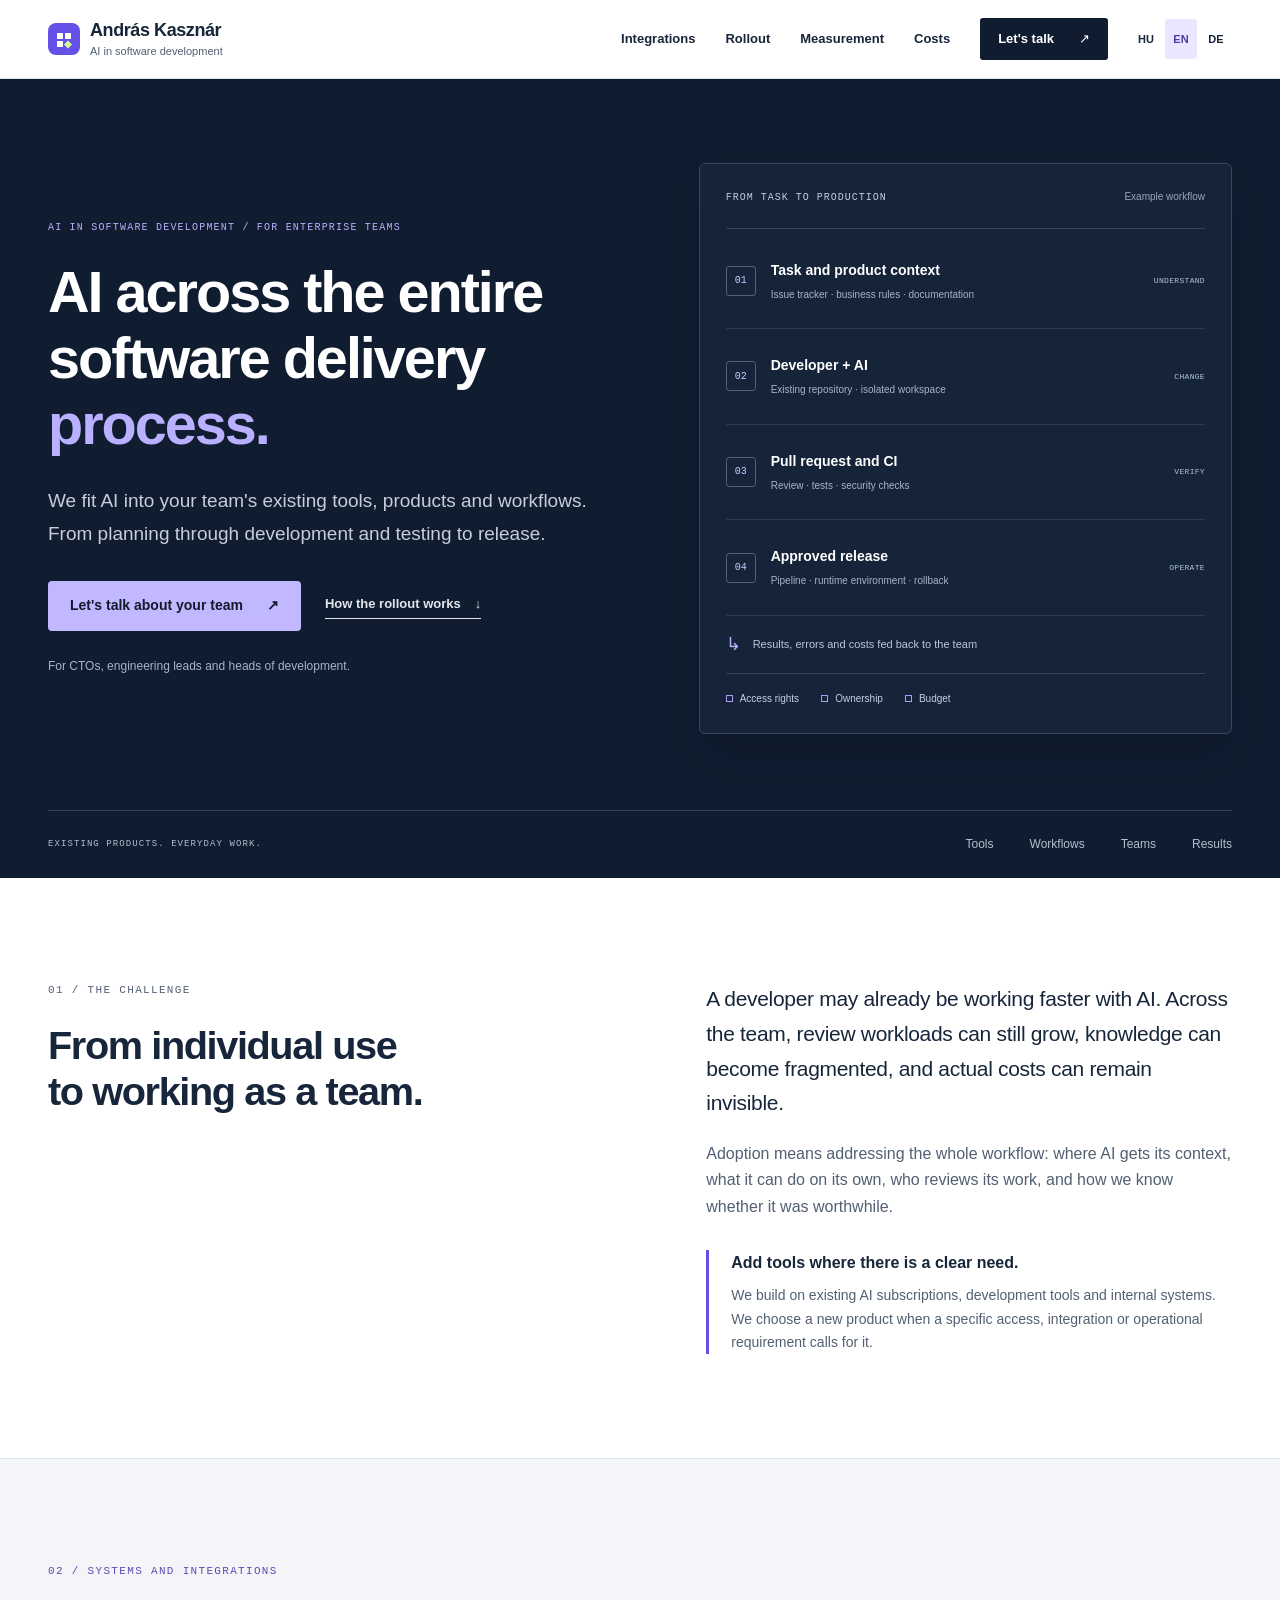
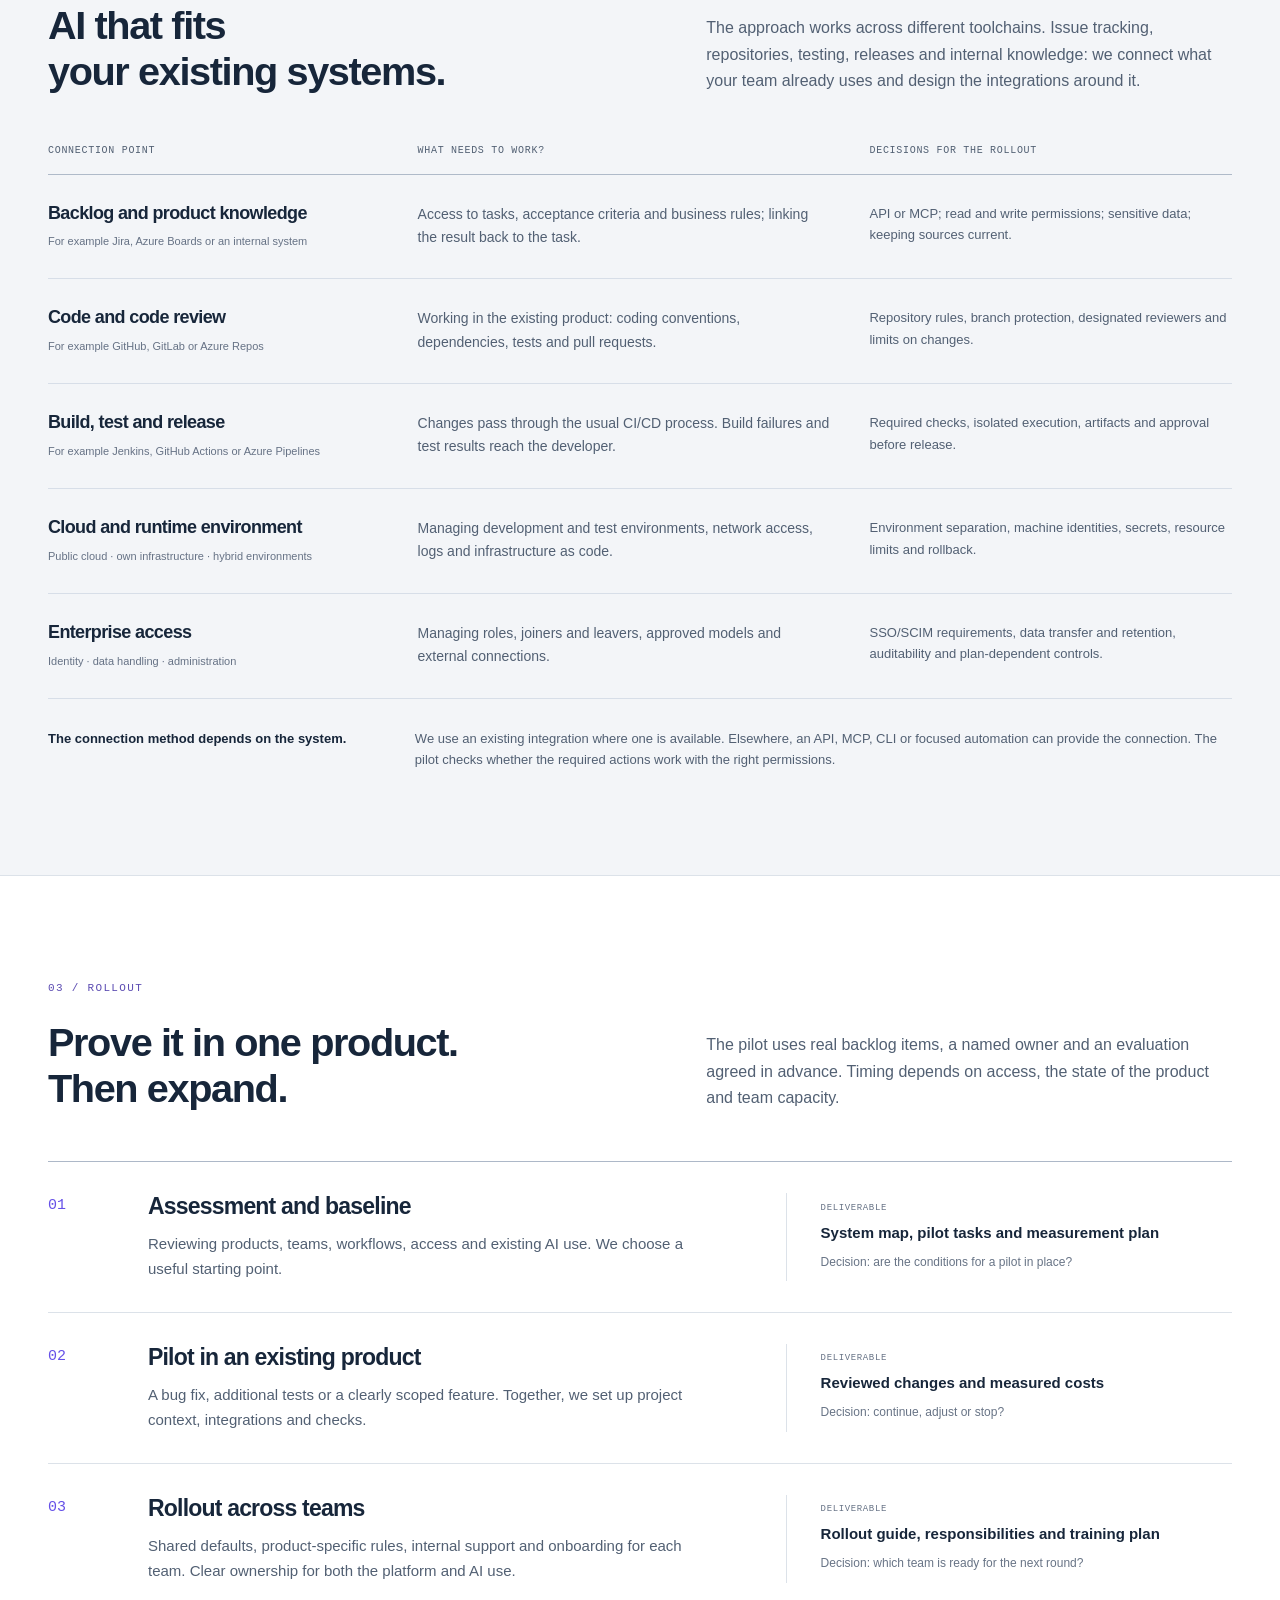
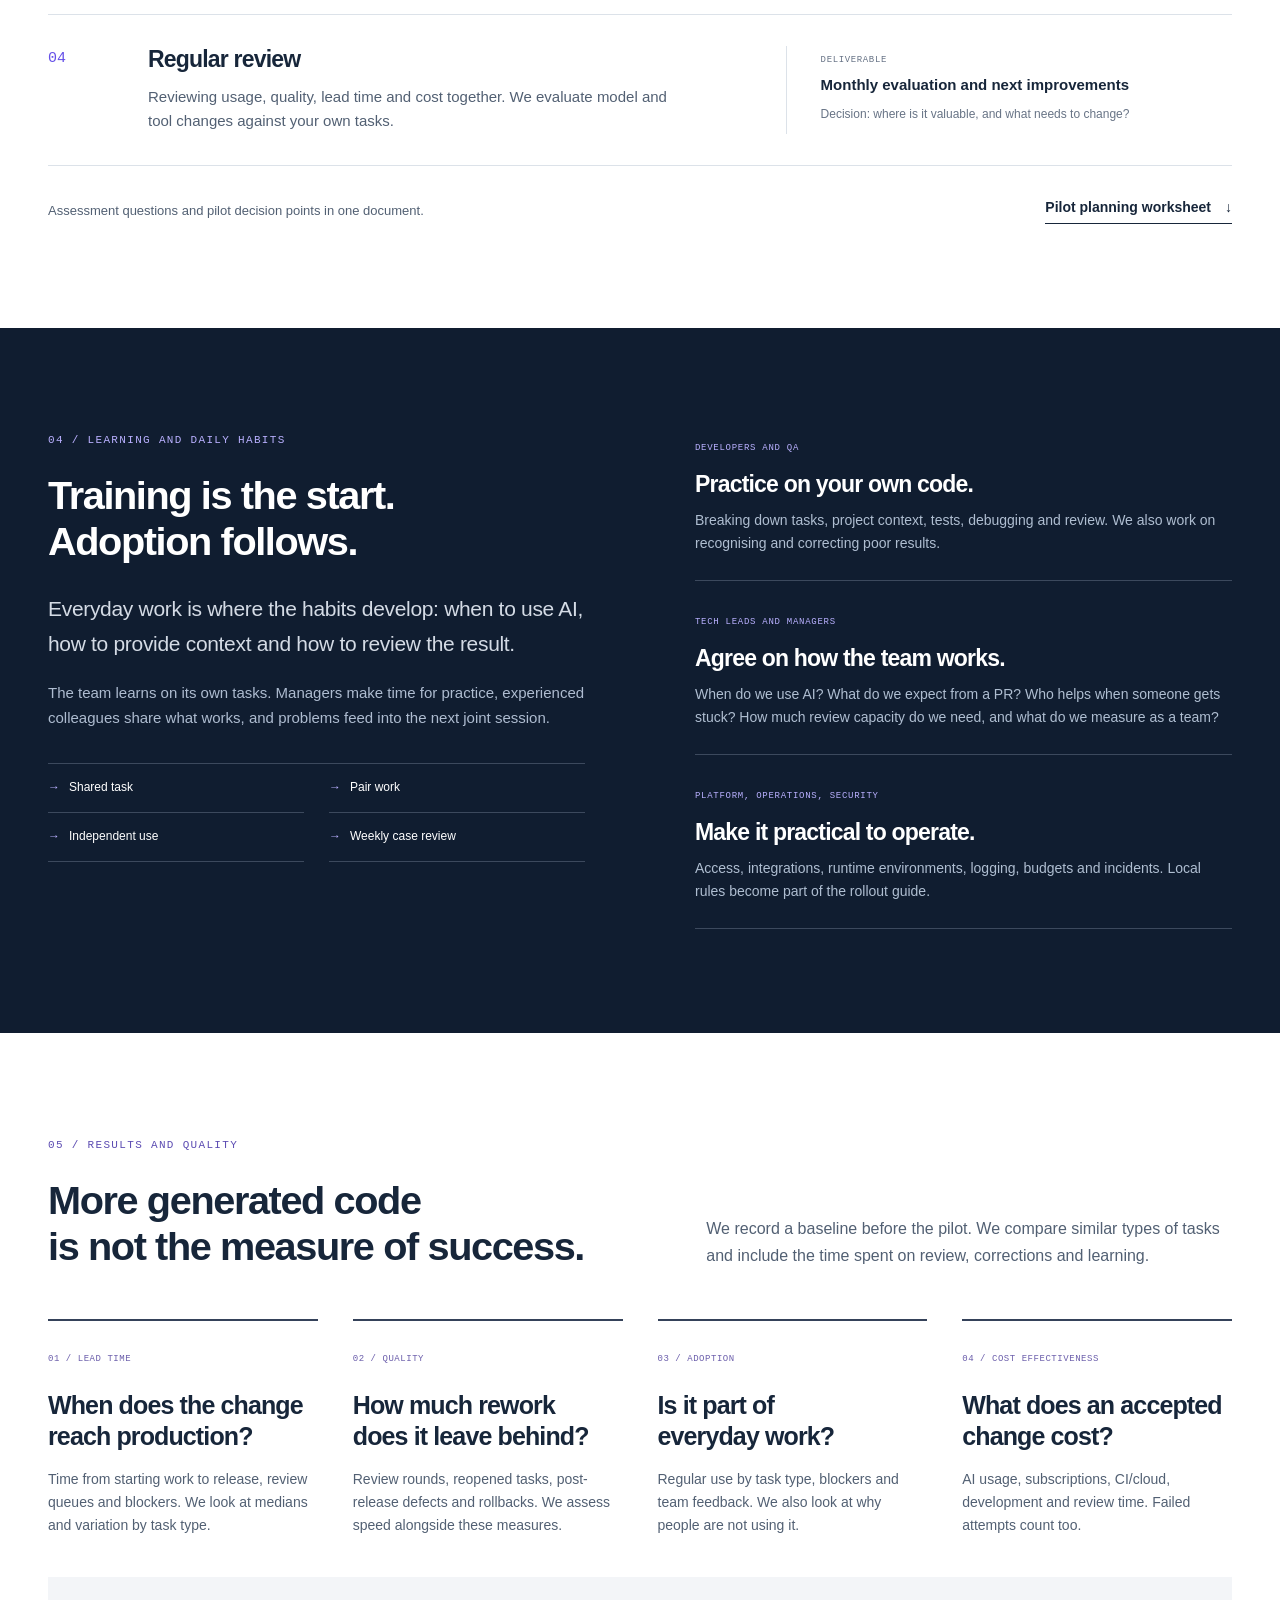
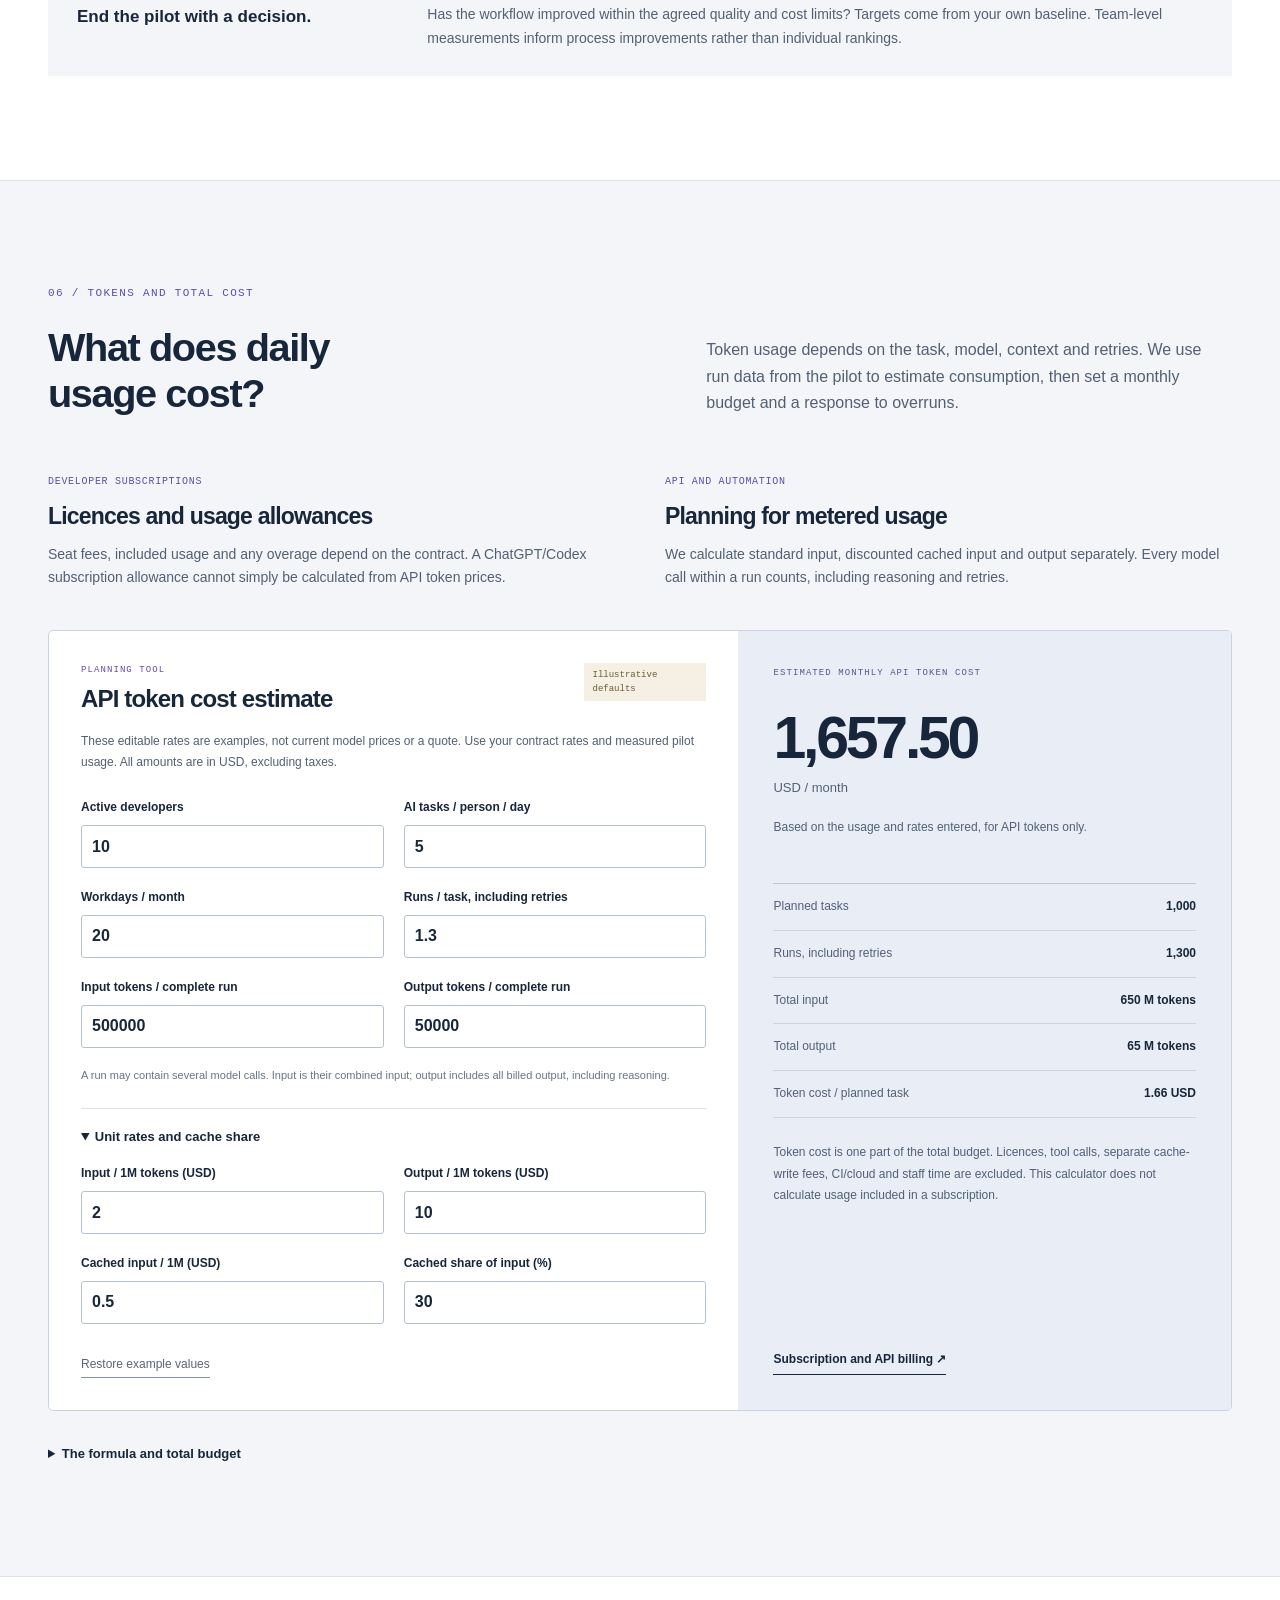
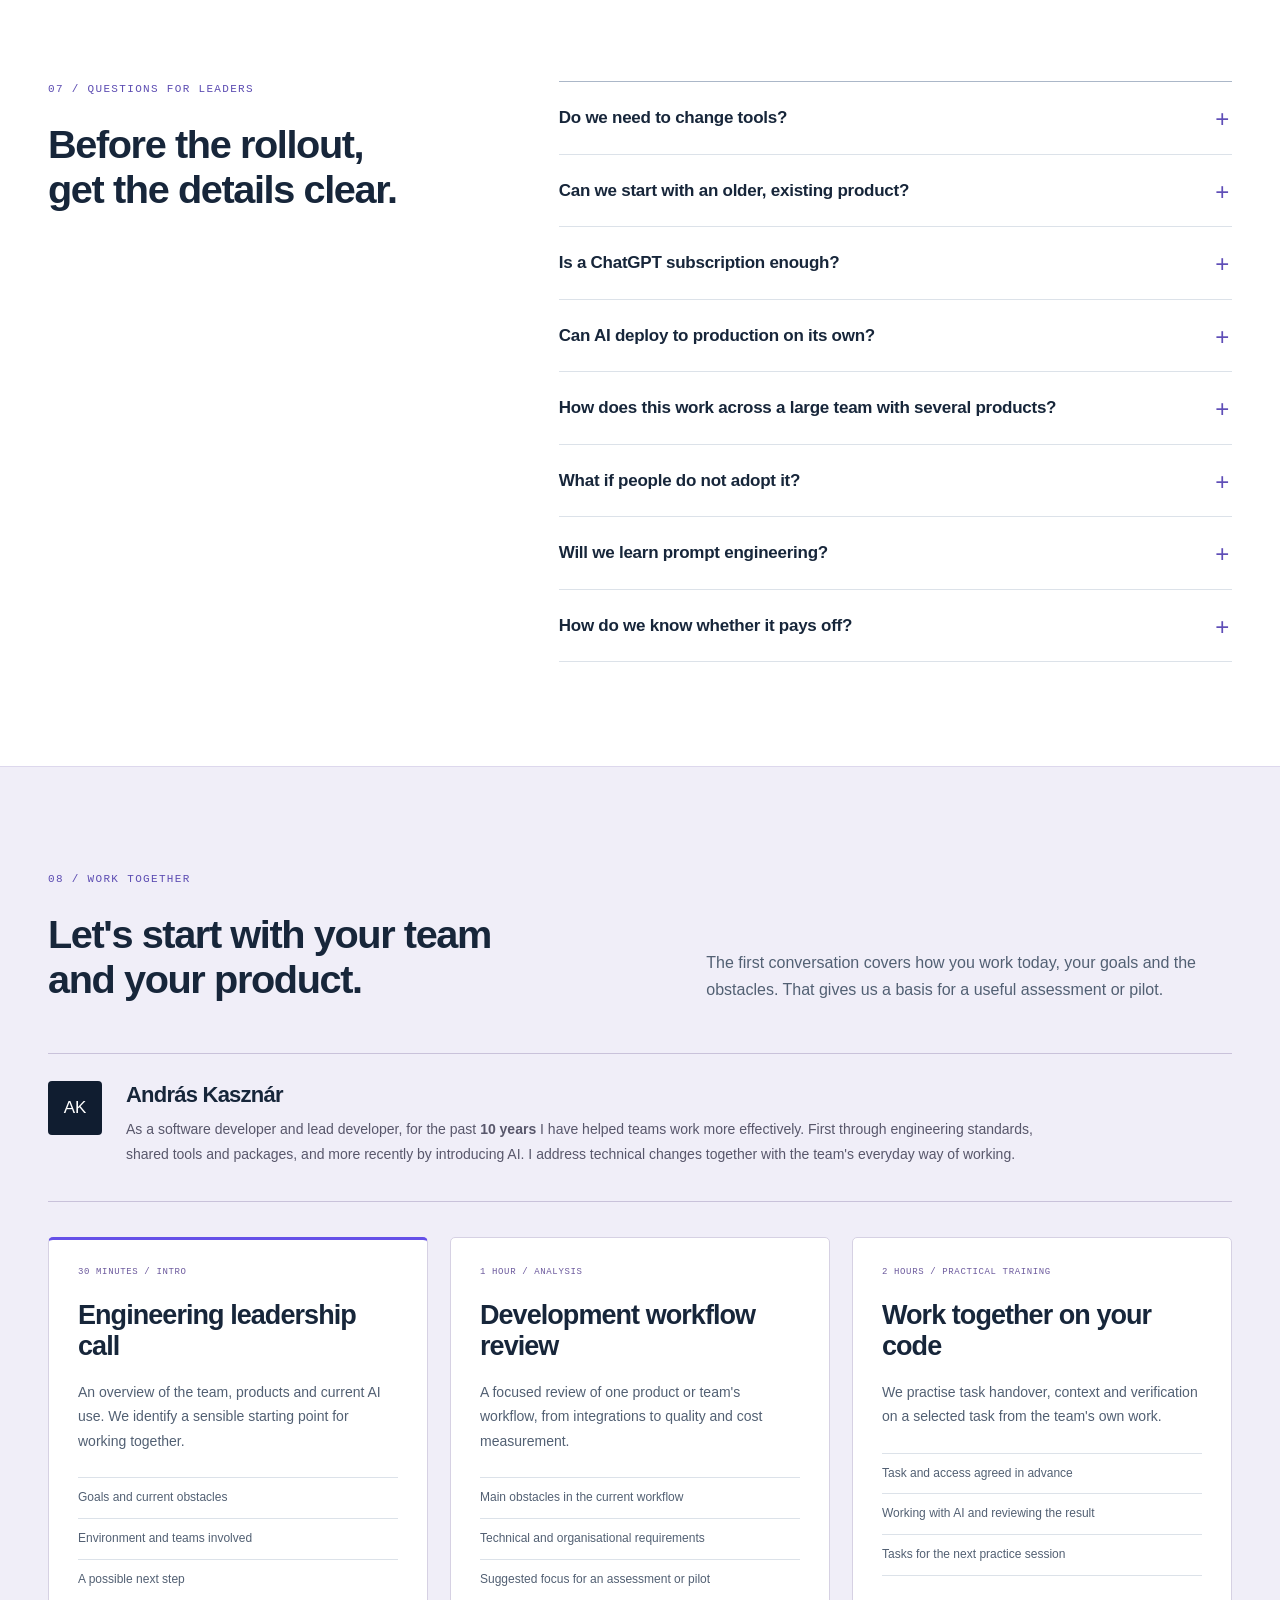
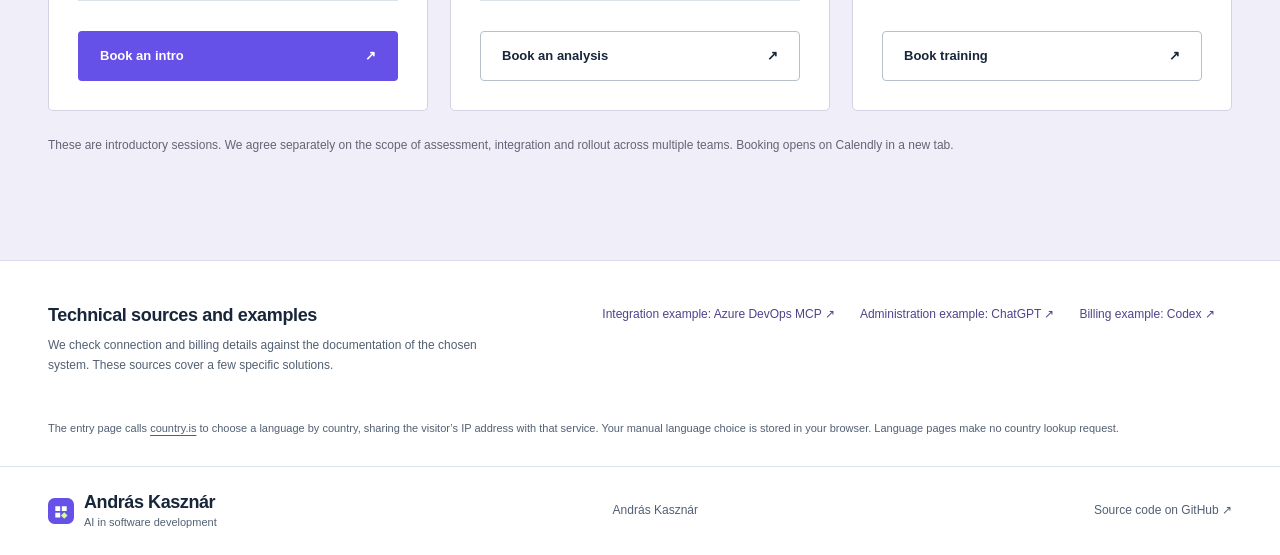
<file: site/index.html>
<!doctype html>
<html lang="en"><head>
  <meta charset="utf-8">
  <meta name="viewport" content="width=device-width, initial-scale=1">
  <meta name="theme-color" content="#101d30">
  <meta name="robots" content="index,follow,max-image-preview:large">
  <title>András Kasznár — AI / KI | Magyar · English · Deutsch</title>
  <link rel="canonical" href="https://kasznare.github.io/AI-SDLC/">
  <link rel="sitemap" type="application/xml" href="./sitemap.xml">
  <meta name="description" content="AI in software development with András Kasznár. Choose Magyar, English or Deutsch for integrations, team adoption and cost planning.">
  <meta name="author" content="András Kasznár">
  <meta name="twitter:card" content="summary_large_image">
  <meta name="twitter:title" content="András Kasznár — AI / KI | Magyar · English · Deutsch">
  <meta name="twitter:description" content="AI in software development with András Kasznár. Choose Magyar, English or Deutsch for integrations, team adoption and cost planning.">
  <meta name="twitter:image" content="https://kasznare.github.io/AI-SDLC/en/social-preview.png">
  <meta name="twitter:image:alt" content="AI in software development. Integrations, teams, measurable results. András Kasznár.">
  <meta property="og:title" content="András Kasznár — AI / KI | Magyar · English · Deutsch">
  <meta property="og:description" content="AI in software development with András Kasznár. Choose Magyar, English or Deutsch for integrations, team adoption and cost planning.">
  <meta property="og:type" content="website">
  <meta property="og:url" content="https://kasznare.github.io/AI-SDLC/">
  <meta property="og:site_name" content="András Kasznár">
  <meta property="og:locale" content="en_GB">
  <meta property="og:image" content="https://kasznare.github.io/AI-SDLC/en/social-preview.png">
  <meta property="og:image:width" content="1200">
  <meta property="og:image:height" content="630">
  <meta property="og:image:alt" content="AI in software development. Integrations, teams, measurable results. András Kasznár.">
  <link rel="alternate" hreflang="hu" href="https://kasznare.github.io/AI-SDLC/hu/">
  <link rel="alternate" hreflang="en" href="https://kasznare.github.io/AI-SDLC/en/">
  <link rel="alternate" hreflang="de" href="https://kasznare.github.io/AI-SDLC/de/">
  <link rel="alternate" hreflang="x-default" href="https://kasznare.github.io/AI-SDLC/">
  <link rel="icon" type="image/svg+xml" href="./favicon.svg">
  <link rel="stylesheet" href="./styles.css?v=64e8ab5ecc03">
  <script type="module" src="./language.js?v=66852111e73c"></script>
  <script type="application/ld+json">{"@context": "https://schema.org", "@graph": [{"@type": "WebSite", "@id": "https://kasznare.github.io/AI-SDLC/#website", "url": "https://kasznare.github.io/AI-SDLC/", "name": "András Kasznár", "inLanguage": ["hu", "en", "de"]}, {"@type": "WebPage", "@id": "https://kasznare.github.io/AI-SDLC/#webpage", "url": "https://kasznare.github.io/AI-SDLC/", "name": "András Kasznár — AI / KI | Magyar · English · Deutsch", "description": "AI in software development with András Kasznár. Choose Magyar, English or Deutsch for integrations, team adoption and cost planning.", "inLanguage": "en", "isPartOf": {"@id": "https://kasznare.github.io/AI-SDLC/#website"}, "author": {"@id": "https://kasznare.github.io/AI-SDLC/#andras"}}, {"@type": "Person", "@id": "https://kasznare.github.io/AI-SDLC/#andras", "name": "András Kasznár", "jobTitle": "Software developer and lead developer", "url": "https://kasznare.github.io/AI-SDLC/en/#rolam"}]}</script>
</head><body data-language-entry>
<main class="locale-entry container">
  <a class="entry-name" href="./hu/" lang="hu" data-language="hu"><img src="./favicon.svg" width="38" height="38" alt=""> Kasznár András</a>
  <p class="eyebrow">AI / SOFTWARE DEVELOPMENT</p>
  <h1>Magyar. English. Deutsch.</h1>
  <p class="entry-lead">Válassz nyelvet. Choose your language. Wählen Sie Ihre Sprache.</p>
  <nav class="locale-cards" aria-label="Choose a language"><a class="locale-card" href="./hu/" lang="hu" hreflang="hu" data-language="hu"><span>HU</span><h2>Magyar</h2><p>AI a fejlesztésben</p><b aria-hidden="true">↗</b></a><a class="locale-card" href="./en/" lang="en" hreflang="en" data-language="en"><span>EN</span><h2>English</h2><p>AI in software development</p><b aria-hidden="true">↗</b></a><a class="locale-card" href="./de/" lang="de" hreflang="de" data-language="de"><span>DE</span><h2>Deutsch</h2><p>KI in der Softwareentwicklung</p><b aria-hidden="true">↗</b></a></nav>
  <div class="entry-status" role="status"><p lang="hu">Az oldal automatikusan is választ nyelvet az országod alapján.</p><p>We also select a language automatically based on your country.</p><p lang="de">Die Seite wählt die Sprache auch automatisch anhand Ihres Landes.</p></div>
  <noscript><p>Please use one of the language links above.</p></noscript>
  <div class="entry-privacy"><p lang="hu">A kezdőoldal az ország szerinti nyelvválasztáshoz a <a href="https://country.is/" rel="noreferrer">country.is</a> szolgáltatását hívja meg, amely így megkapja a látogató IP-címét. A kézi nyelvválasztást a böngésző tárolja. A nyelvi oldalakon nincs országfelismerési kérés.</p><p lang="en">The entry page calls <a href="https://country.is/" rel="noreferrer">country.is</a> to choose a language by country, sharing the visitor’s IP address with that service. Your manual language choice is stored in your browser. Language pages make no country lookup request.</p><p lang="de">Die Einstiegsseite ruft <a href="https://country.is/" rel="noreferrer">country.is</a> zur Sprachwahl nach Land auf. Dabei erhält der Dienst die IP-Adresse des Besuchers. Ihre manuelle Sprachwahl wird im Browser gespeichert. Auf den Sprachseiten erfolgt keine Länderabfrage.</p></div>
</main></body></html>
</file>
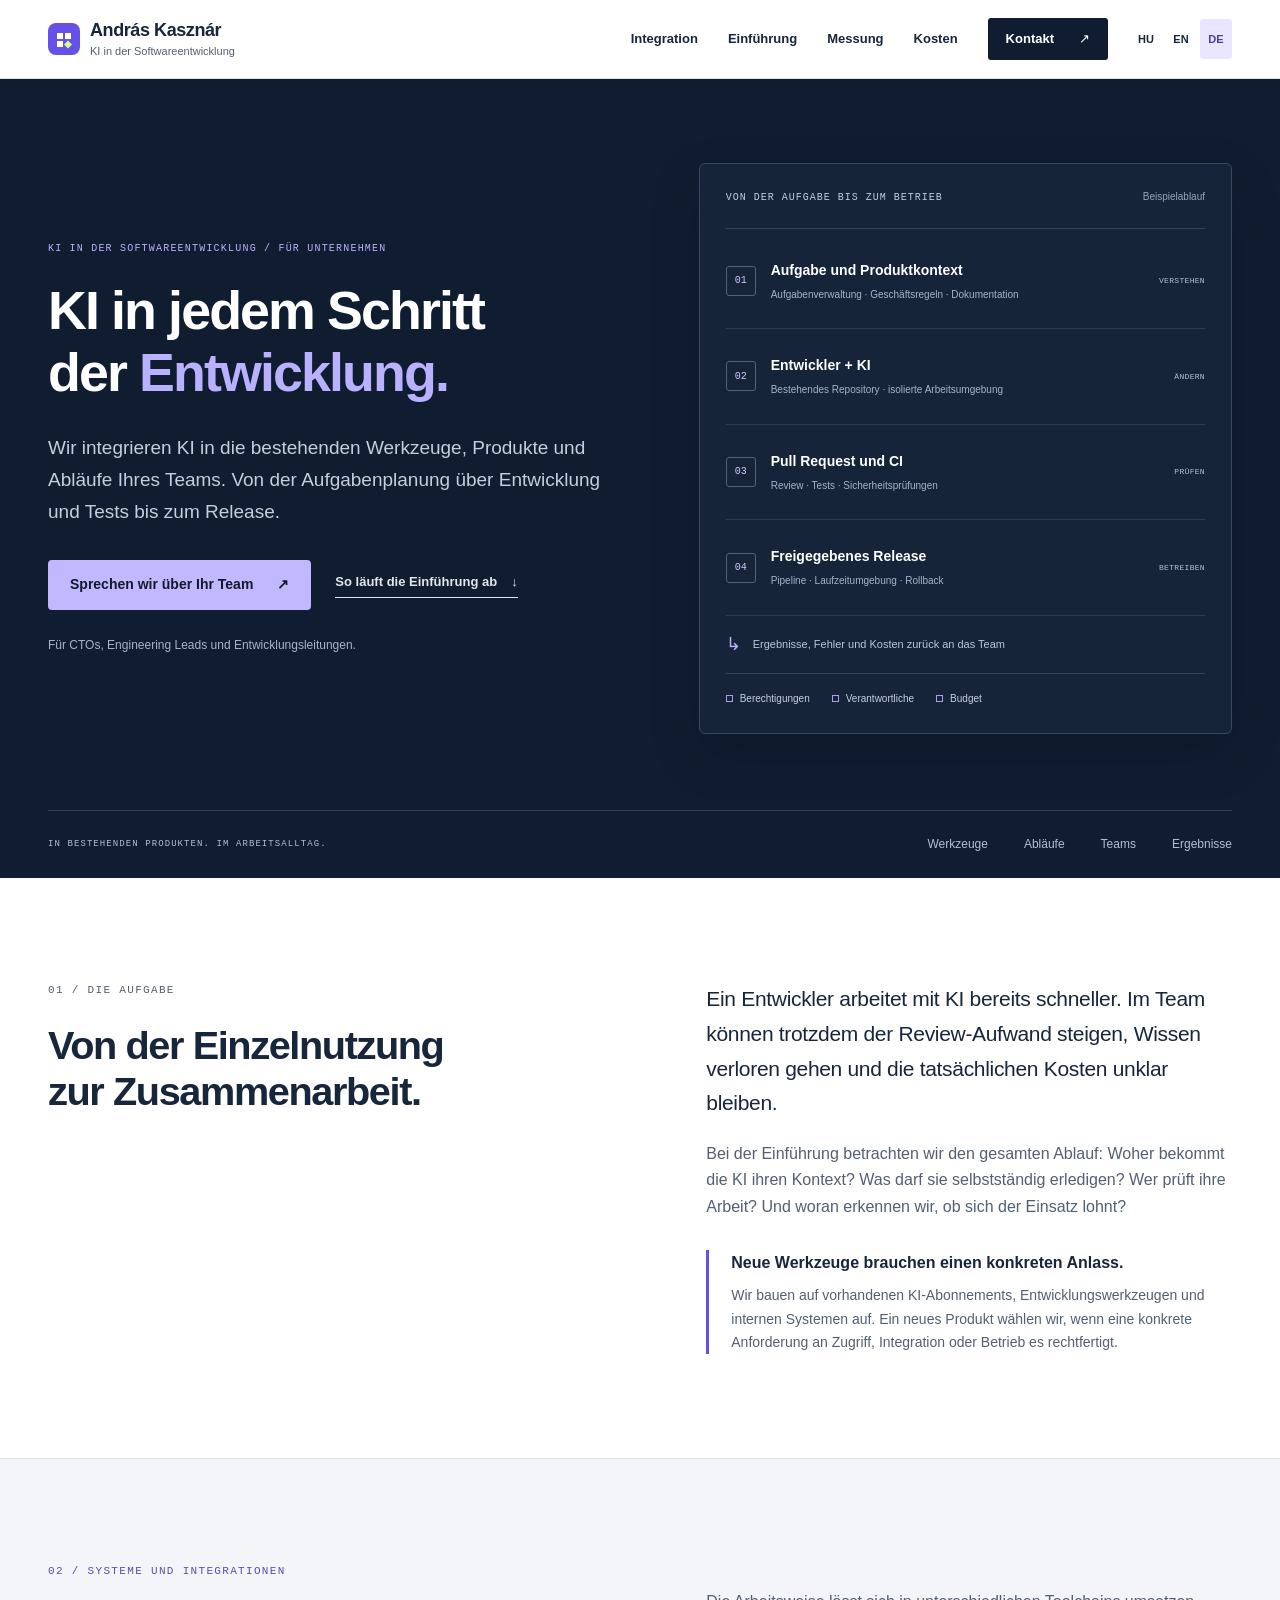
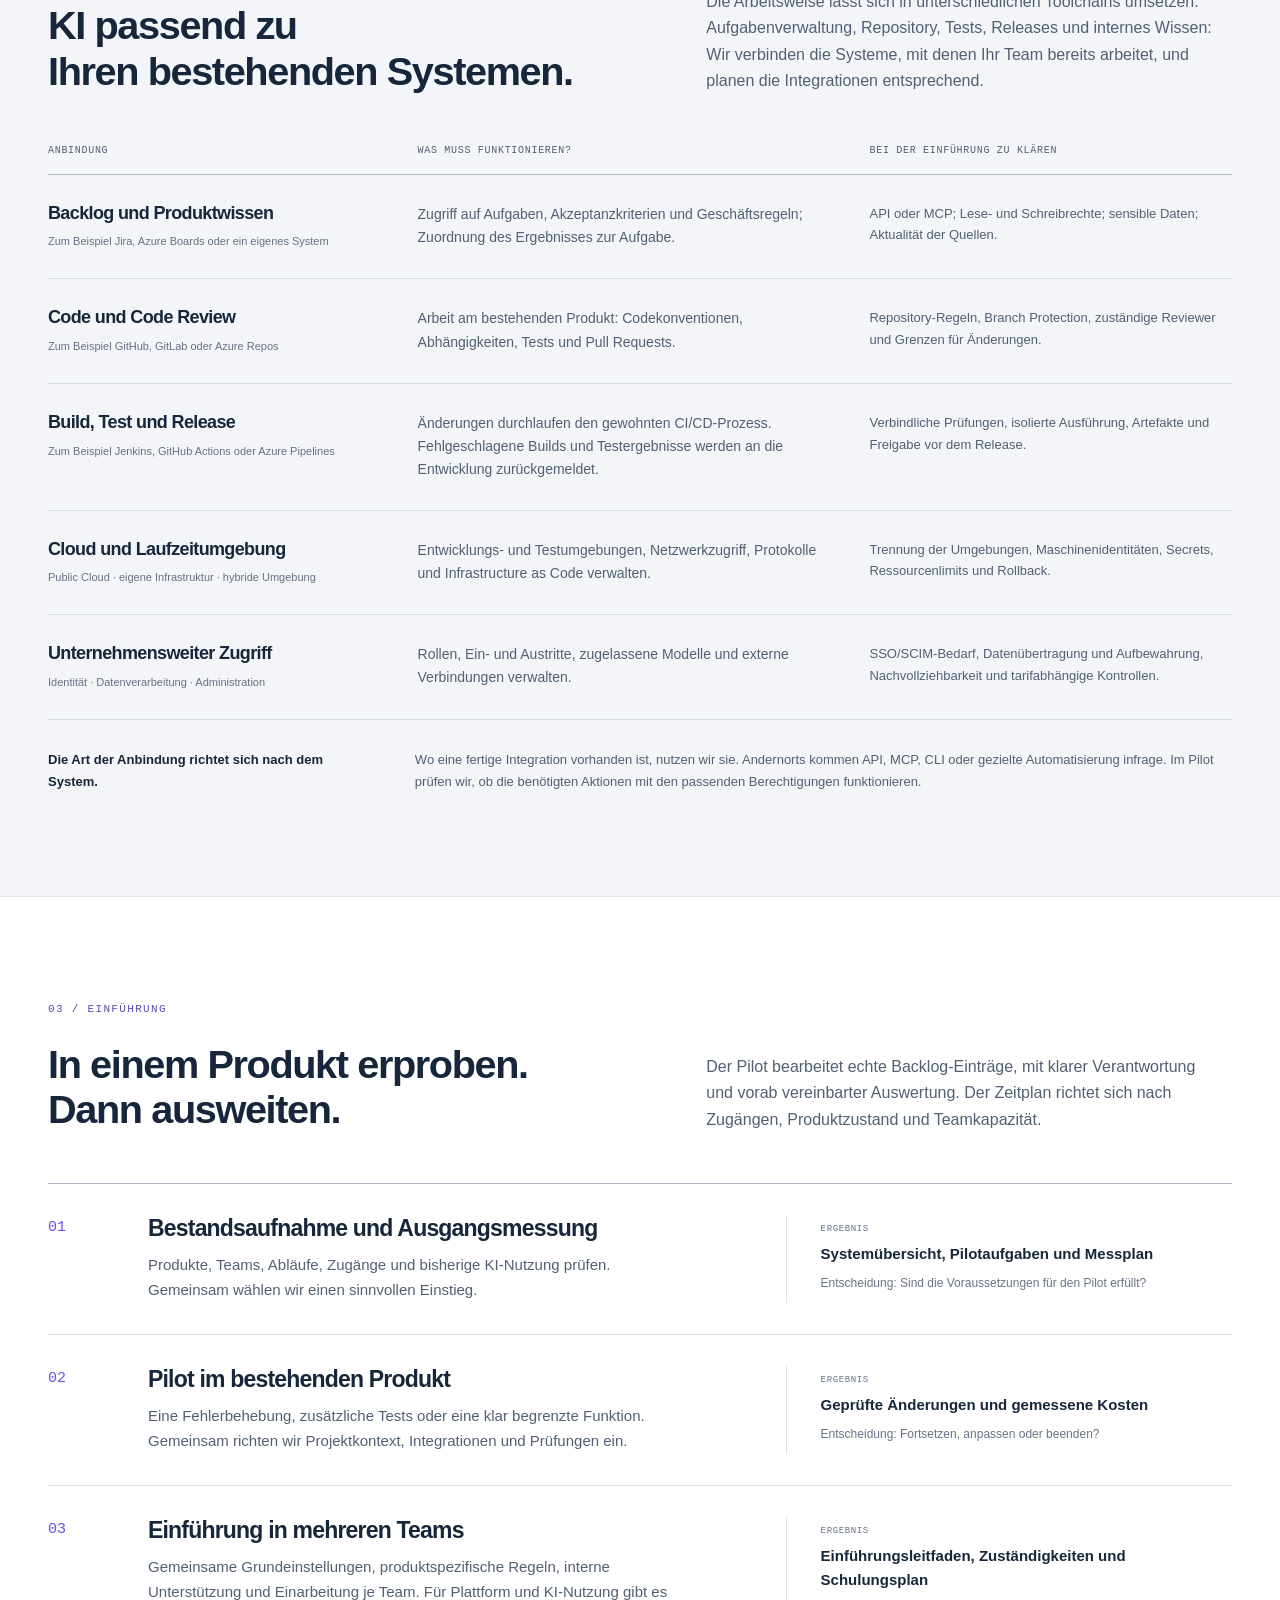
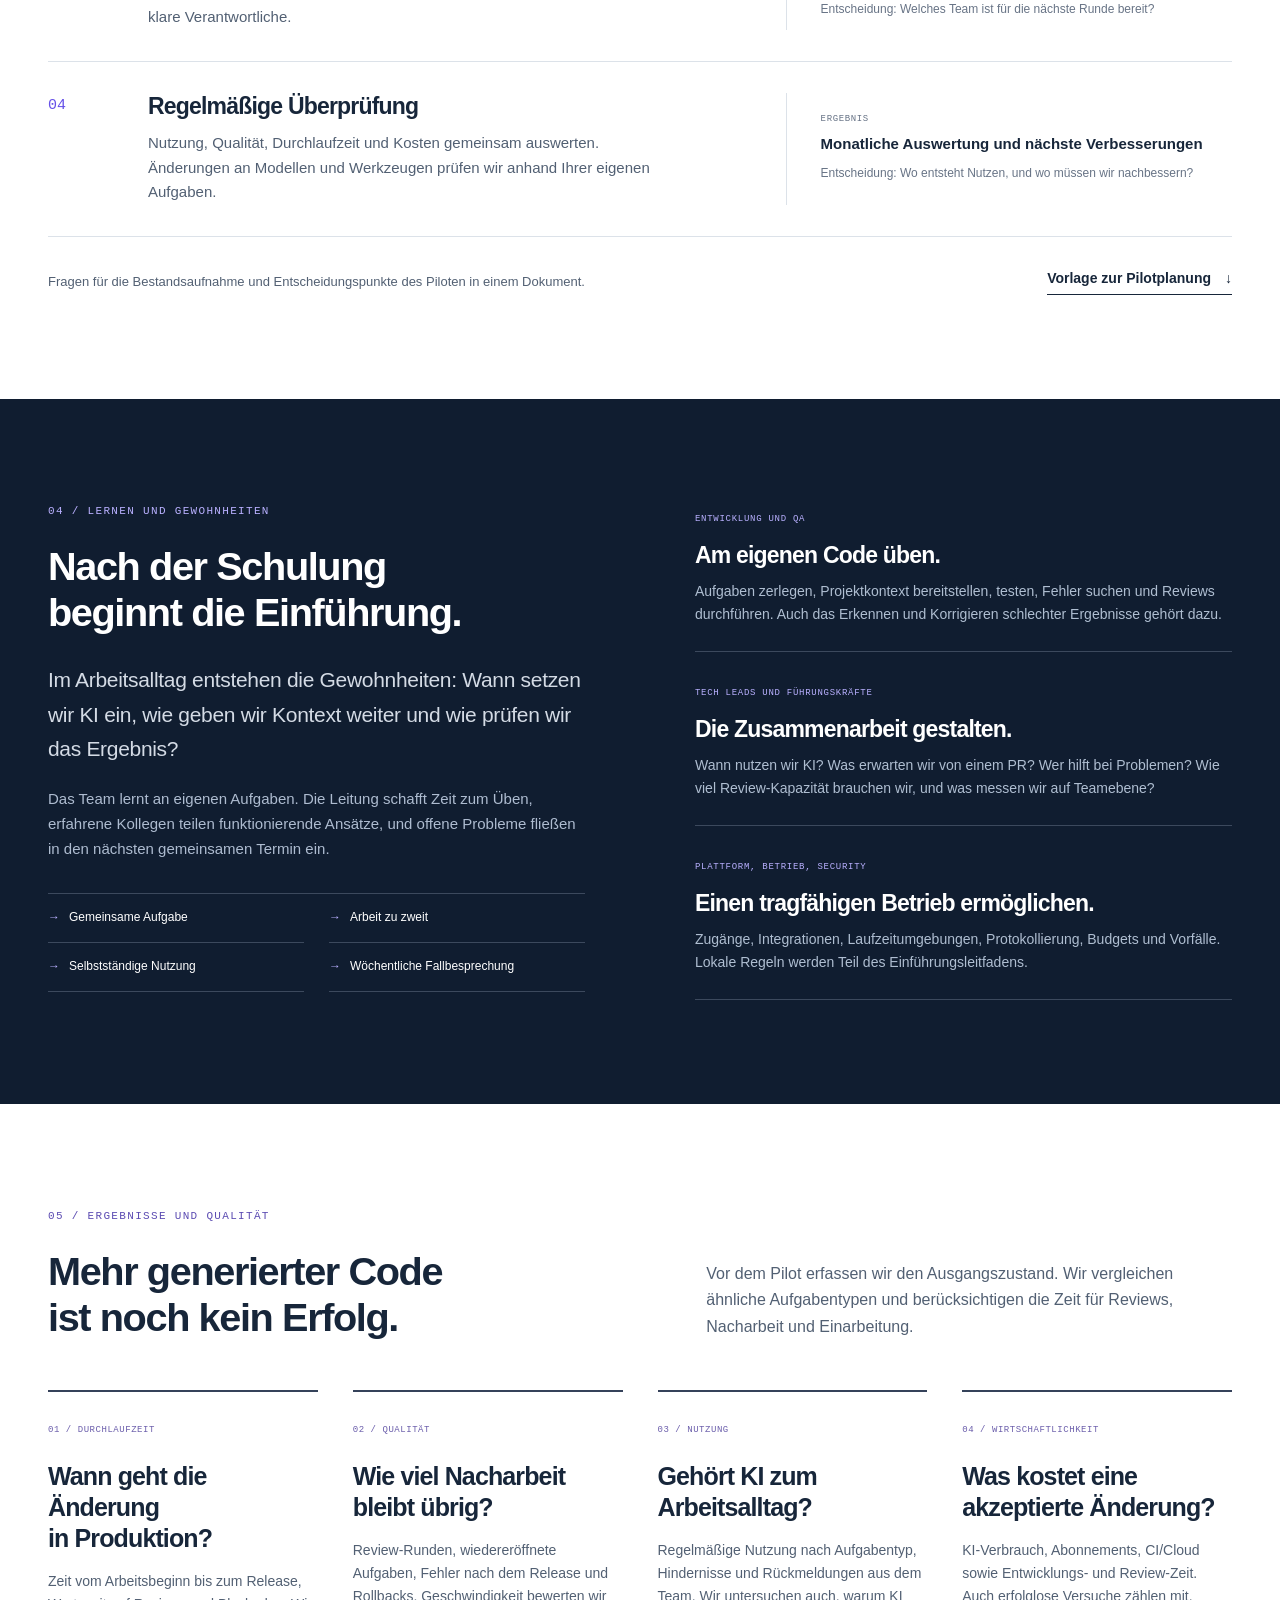
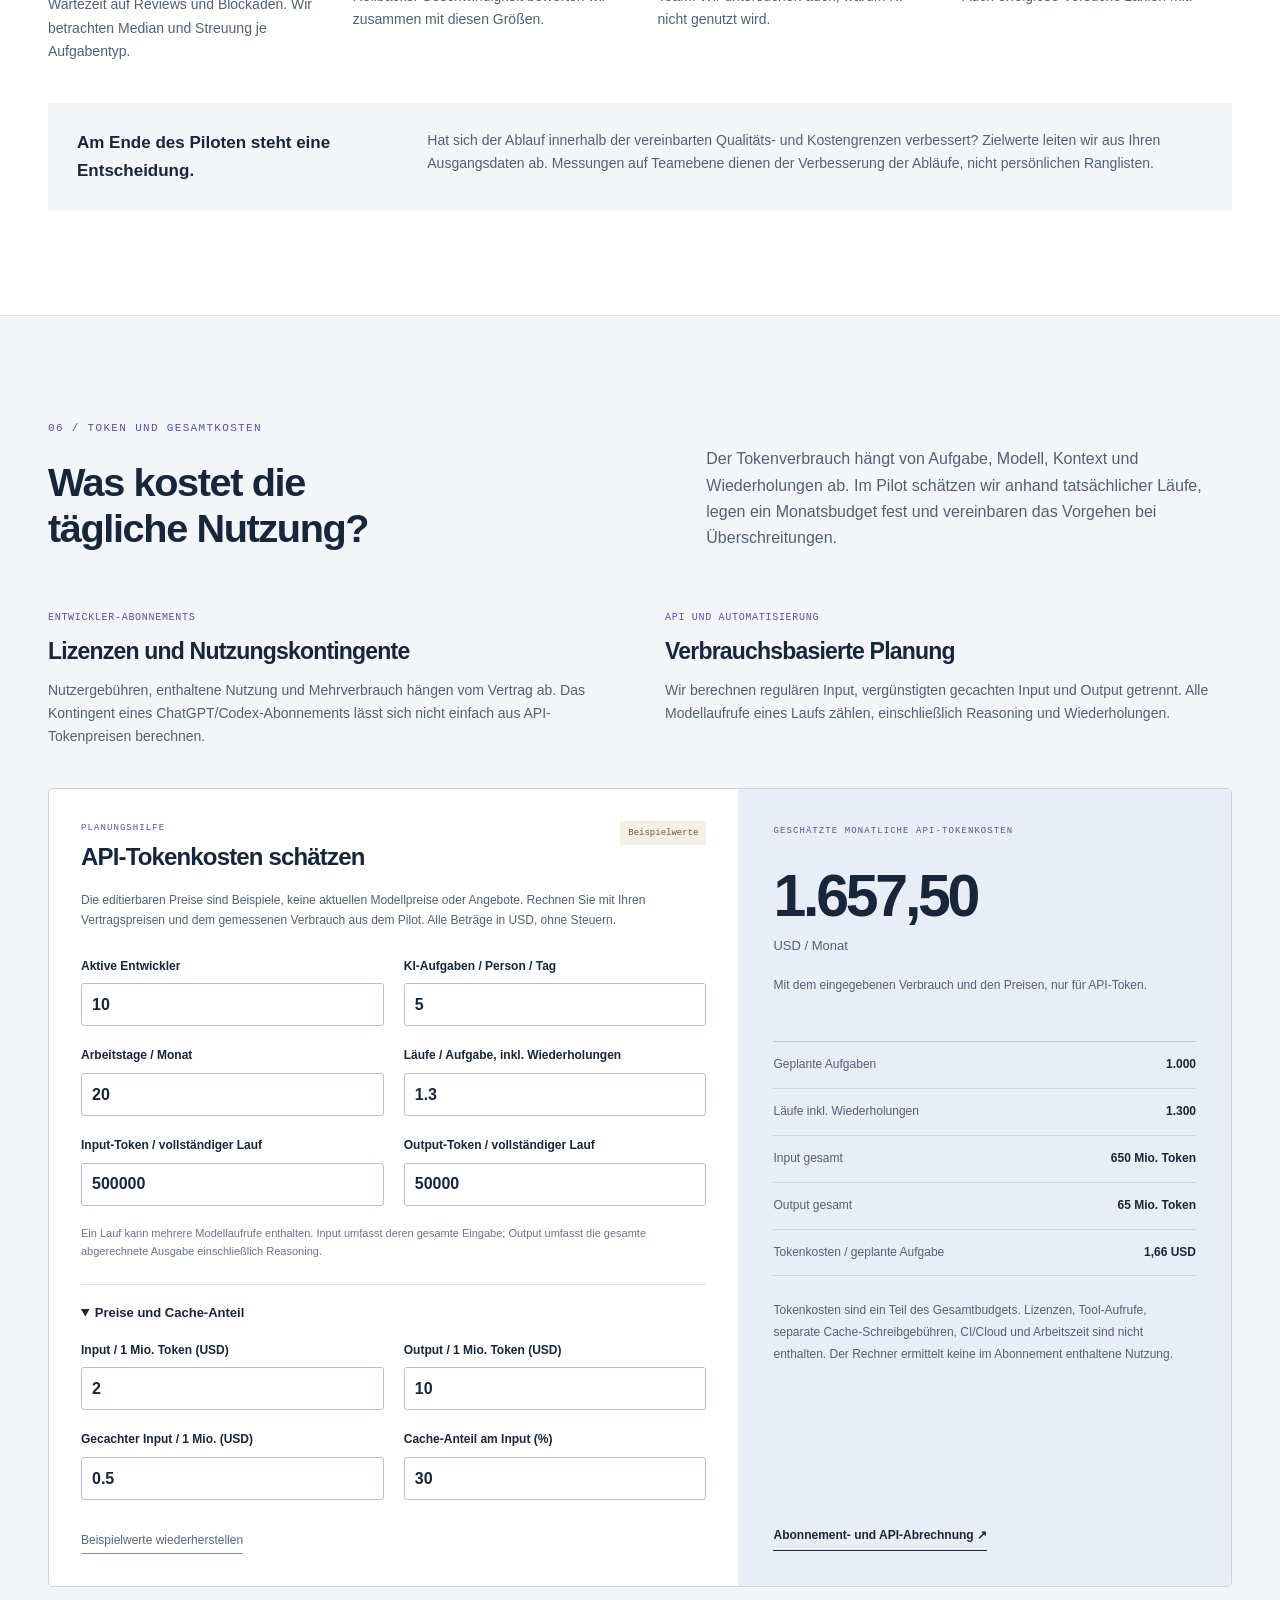
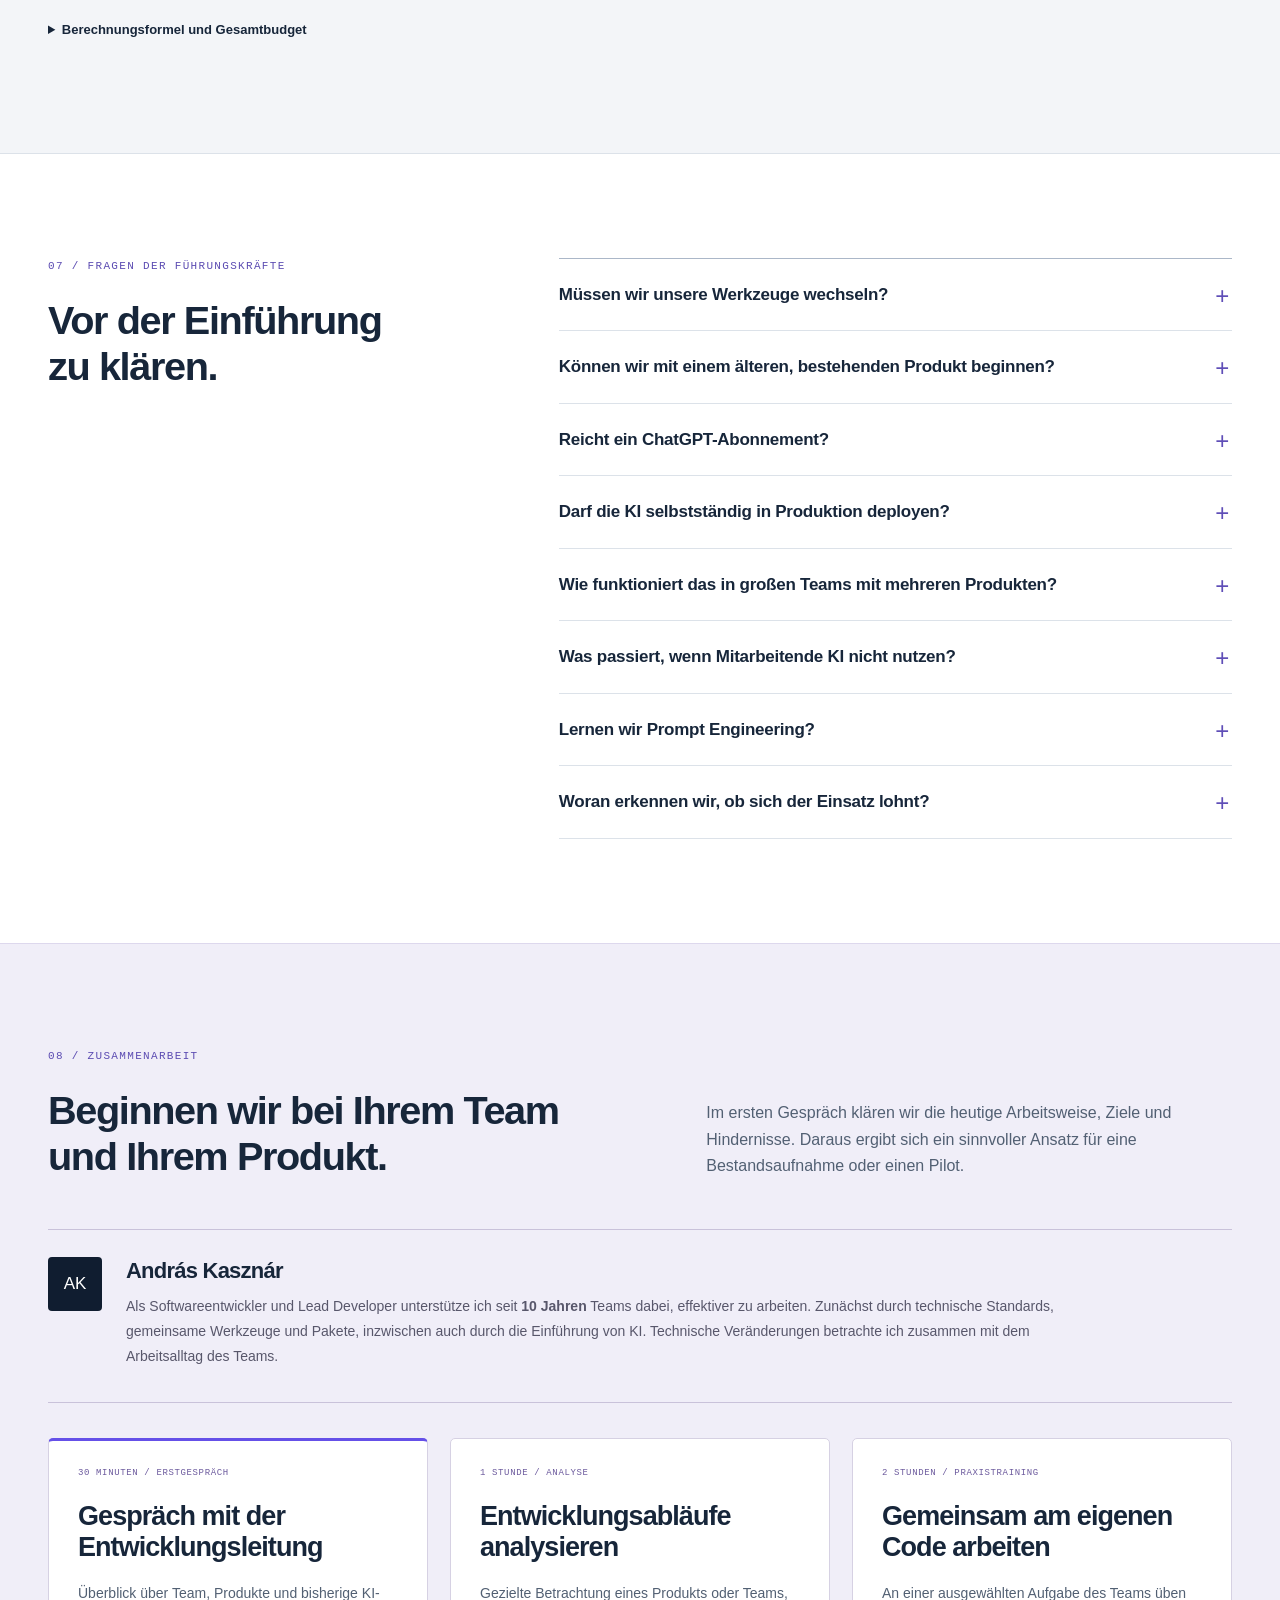
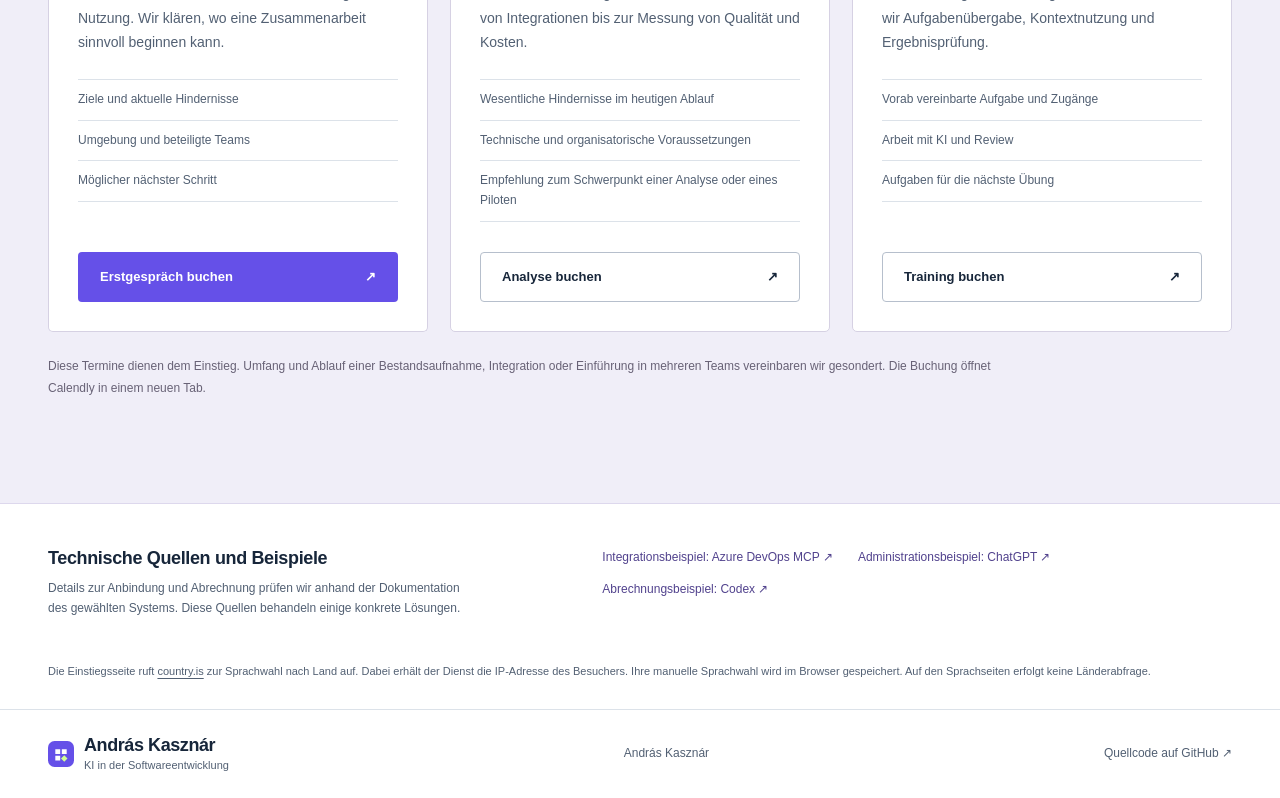
<file: site/de/index.html>
<!doctype html>
<html lang="de">
<head>
  <meta charset="utf-8">
  <meta name="viewport" content="width=device-width, initial-scale=1">
  <meta name="theme-color" content="#101d30">
  <meta name="robots" content="index,follow,max-image-preview:large">
  <title>KI in der Softwareentwicklung | András Kasznár</title>
  <link rel="canonical" href="https://kasznare.github.io/AI-SDLC/de/">
  <link rel="sitemap" type="application/xml" href="../sitemap.xml">
  <meta name="description" content="KI in bestehenden Entwicklungsabläufen: Integrationen, Teamschulung, Erfolgsmessung und Tokenkostenplanung mit András Kasznár.">
  <meta name="author" content="András Kasznár">
  <meta name="twitter:card" content="summary_large_image">
  <meta name="twitter:title" content="KI in der Softwareentwicklung | András Kasznár">
  <meta name="twitter:description" content="KI in bestehenden Entwicklungsabläufen: Integrationen, Teamschulung, Erfolgsmessung und Tokenkostenplanung mit András Kasznár.">
  <meta name="twitter:image" content="https://kasznare.github.io/AI-SDLC/de/social-preview.png">
  <meta name="twitter:image:alt" content="KI in der Softwareentwicklung. Integrationen, Teams, messbare Ergebnisse. András Kasznár.">
  <meta property="og:title" content="KI in der Softwareentwicklung | András Kasznár">
  <meta property="og:description" content="KI in bestehenden Entwicklungsabläufen: Integrationen, Teamschulung, Erfolgsmessung und Tokenkostenplanung mit András Kasznár.">
  <meta property="og:type" content="website">
  <meta property="og:url" content="https://kasznare.github.io/AI-SDLC/de/">
  <meta property="og:site_name" content="András Kasznár">
  <meta property="og:locale" content="de_DE">
  <meta property="og:image" content="https://kasznare.github.io/AI-SDLC/de/social-preview.png">
  <meta property="og:image:width" content="1200">
  <meta property="og:image:height" content="630">
  <meta property="og:image:alt" content="KI in der Softwareentwicklung. Integrationen, Teams, messbare Ergebnisse. András Kasznár.">
  <link rel="alternate" hreflang="hu" href="https://kasznare.github.io/AI-SDLC/hu/">
  <link rel="alternate" hreflang="en" href="https://kasznare.github.io/AI-SDLC/en/">
  <link rel="alternate" hreflang="de" href="https://kasznare.github.io/AI-SDLC/de/">
  <link rel="alternate" hreflang="x-default" href="https://kasznare.github.io/AI-SDLC/">
  <link rel="icon" type="image/svg+xml" href="../favicon.svg">
  <link rel="stylesheet" href="../styles.css?v=64e8ab5ecc03">
  <script type="module" src="../language.js?v=66852111e73c"></script>
  <script type="module" src="../app.js?v=28d64ddc12fe"></script>
  <script type="application/ld+json">{"@context": "https://schema.org", "@graph": [{"@type": "WebSite", "@id": "https://kasznare.github.io/AI-SDLC/#website", "url": "https://kasznare.github.io/AI-SDLC/", "name": "András Kasznár", "inLanguage": ["hu", "en", "de"]}, {"@type": "WebPage", "@id": "https://kasznare.github.io/AI-SDLC/de/#webpage", "url": "https://kasznare.github.io/AI-SDLC/de/", "name": "KI in der Softwareentwicklung | András Kasznár", "description": "KI in bestehenden Entwicklungsabläufen: Integrationen, Teamschulung, Erfolgsmessung und Tokenkostenplanung mit András Kasznár.", "inLanguage": "de", "isPartOf": {"@id": "https://kasznare.github.io/AI-SDLC/#website"}, "author": {"@id": "https://kasznare.github.io/AI-SDLC/#andras"}}, {"@type": "Person", "@id": "https://kasznare.github.io/AI-SDLC/#andras", "name": "András Kasznár", "jobTitle": "Softwareentwickler und Lead Developer", "url": "https://kasznare.github.io/AI-SDLC/de/#rolam"}]}</script>
</head>
<body>
  <a class="skip-link" href="#tartalom">Zum Inhalt springen</a>
  <header class="site-header"><div class="container header-inner">
    <a class="brand" href="#" aria-label="Startseite"><img src="../favicon.svg" width="32" height="32" alt=""><span class="brand-text"><strong>András Kasznár</strong><small>KI in der Softwareentwicklung</small></span></a>
    <button class="menu-toggle" type="button" aria-expanded="false" aria-controls="main-nav" aria-label="Navigation öffnen"><span></span><span></span></button>
    <nav id="main-nav" aria-label="Hauptnavigation"><a href="#integraciok">Integration</a><a href="#folyamat">Einführung</a><a href="#meres">Messung</a><a href="#koltsegek">Kosten</a><a class="nav-cta" href="#beszeljunk">Kontakt <span aria-hidden="true">↗</span></a></nav>
    <nav class="language-switch" aria-label="Sprache wählen"><a href="../hu/" lang="hu" hreflang="hu" data-language="hu" aria-label="Magyar">HU</a><a href="../en/" lang="en" hreflang="en" data-language="en" aria-label="English">EN</a><a href="../de/" lang="de" hreflang="de" data-language="de" aria-label="Deutsch" aria-current="page">DE</a></nav>
  </div></header>
  <main id="tartalom">
    <section class="hero" aria-labelledby="hero-title"><div class="container">
      <div class="hero-grid"><div class="hero-copy">
        <p class="eyebrow">KI IN DER SOFTWAREENTWICKLUNG / FÜR UNTERNEHMEN</p>
        <h1 id="hero-title">KI in jedem Schritt<br>
der <em>Entwicklung.</em></h1>
        <p class="hero-lead">Wir integrieren KI in die bestehenden Werkzeuge, Produkte und Abläufe Ihres Teams. Von der Aufgabenplanung über Entwicklung und Tests bis zum Release.</p>
        <div class="hero-actions"><a class="button button-primary" href="https://calendly.com/andraskasznar/30min" target="_blank" rel="noopener noreferrer" data-booking="intro">Sprechen wir über Ihr Team <span aria-hidden="true">↗</span></a><a class="text-link" href="#folyamat">So läuft die Einführung ab <span aria-hidden="true">↓</span></a></div>
        <p class="hero-audience">Für CTOs, Engineering Leads und Entwicklungsleitungen.</p>
      </div>
      <figure class="delivery-map" aria-labelledby="map-caption">
        <figcaption id="map-caption"><span class="diagram-label">VON DER AUFGABE BIS ZUM BETRIEB</span><span class="diagram-note">Beispielablauf</span></figcaption>
        <ol class="delivery-path">
          <li><span class="path-no">01</span><div><strong>Aufgabe und Produktkontext</strong><span>Aufgabenverwaltung · Geschäftsregeln · Dokumentation</span></div><span class="path-tag">VERSTEHEN</span></li>
          <li><span class="path-no">02</span><div><strong>Entwickler + KI</strong><span>Bestehendes Repository · isolierte Arbeitsumgebung</span></div><span class="path-tag">ÄNDERN</span></li>
          <li><span class="path-no">03</span><div><strong>Pull Request und CI</strong><span>Review · Tests · Sicherheitsprüfungen</span></div><span class="path-tag">PRÜFEN</span></li>
          <li><span class="path-no">04</span><div><strong>Freigegebenes Release</strong><span>Pipeline · Laufzeitumgebung · Rollback</span></div><span class="path-tag">BETREIBEN</span></li>
        </ol>
        <div class="map-feedback"><span aria-hidden="true">↳</span> Ergebnisse, Fehler und Kosten zurück an das Team</div>
        <div class="map-controls"><span>Berechtigungen</span><span>Verantwortliche</span><span>Budget</span></div>
      </figure></div>
      <div class="hero-bottom"><span>IN BESTEHENDEN PRODUKTEN. IM ARBEITSALLTAG.</span><div><span>Werkzeuge</span><span>Abläufe</span><span>Teams</span><span>Ergebnisse</span></div></div>
    </div></section>

    <section id="szemlelet" class="section proposition"><div class="container proposition-grid">
      <div><p class="eyebrow">01 / DIE AUFGABE</p><h2>Von der Einzelnutzung<br>
zur Zusammenarbeit.</h2></div>
      <div><p class="lead">Ein Entwickler arbeitet mit KI bereits schneller. Im Team können trotzdem der Review-Aufwand steigen, Wissen verloren gehen und die tatsächlichen Kosten unklar bleiben.</p><p>Bei der Einführung betrachten wir den gesamten Ablauf: Woher bekommt die KI ihren Kontext? Was darf sie selbstständig erledigen? Wer prüft ihre Arbeit? Und woran erkennen wir, ob sich der Einsatz lohnt?</p><div class="principle"><strong>Neue Werkzeuge brauchen einen konkreten Anlass.</strong><p>Wir bauen auf vorhandenen KI-Abonnements, Entwicklungswerkzeugen und internen Systemen auf. Ein neues Produkt wählen wir, wenn eine konkrete Anforderung an Zugriff, Integration oder Betrieb es rechtfertigt.</p></div></div>
    </div></section>

    <section id="integraciok" class="section section-tint"><div class="container"><span id="beallitasok" class="anchor-alias"></span>
      <div class="section-heading"><div><p class="eyebrow">02 / SYSTEME UND INTEGRATIONEN</p><h2>KI passend zu<br>
Ihren bestehenden Systemen.</h2></div><p>Die Arbeitsweise lässt sich in unterschiedlichen Toolchains umsetzen. Aufgabenverwaltung, Repository, Tests, Releases und internes Wissen: Wir verbinden die Systeme, mit denen Ihr Team bereits arbeitet, und planen die Integrationen entsprechend.</p></div>
      <div class="integration-table">
        <div class="integration-head"><span>Anbindung</span><span>Was muss funktionieren?</span><span>Bei der Einführung zu klären</span></div>
        <article class="integration-row"><div><h3>Backlog und Produktwissen</h3><span>Zum Beispiel Jira, Azure Boards oder ein eigenes System</span></div><p>Zugriff auf Aufgaben, Akzeptanzkriterien und Geschäftsregeln; Zuordnung des Ergebnisses zur Aufgabe.</p><p>API oder MCP; Lese- und Schreibrechte; sensible Daten; Aktualität der Quellen.</p></article>
        <article class="integration-row"><div><h3>Code und Code Review</h3><span>Zum Beispiel GitHub, GitLab oder Azure Repos</span></div><p>Arbeit am bestehenden Produkt: Codekonventionen, Abhängigkeiten, Tests und Pull Requests.</p><p>Repository-Regeln, Branch Protection, zuständige Reviewer und Grenzen für Änderungen.</p></article>
        <article class="integration-row"><div><h3>Build, Test und Release</h3><span>Zum Beispiel Jenkins, GitHub Actions oder Azure Pipelines</span></div><p>Änderungen durchlaufen den gewohnten CI/CD-Prozess. Fehlgeschlagene Builds und Testergebnisse werden an die Entwicklung zurückgemeldet.</p><p>Verbindliche Prüfungen, isolierte Ausführung, Artefakte und Freigabe vor dem Release.</p></article>
        <article class="integration-row"><div><h3>Cloud und Laufzeitumgebung</h3><span>Public Cloud · eigene Infrastruktur · hybride Umgebung</span></div><p>Entwicklungs- und Testumgebungen, Netzwerkzugriff, Protokolle und Infrastructure as Code verwalten.</p><p>Trennung der Umgebungen, Maschinenidentitäten, Secrets, Ressourcenlimits und Rollback.</p></article>
        <article class="integration-row"><div><h3>Unternehmensweiter Zugriff</h3><span>Identität · Datenverarbeitung · Administration</span></div><p>Rollen, Ein- und Austritte, zugelassene Modelle und externe Verbindungen verwalten.</p><p>SSO/SCIM-Bedarf, Datenübertragung und Aufbewahrung, Nachvollziehbarkeit und tarifabhängige Kontrollen.</p></article>
      </div>
      <div class="integration-note"><strong>Die Art der Anbindung richtet sich nach dem System.</strong><p>Wo eine fertige Integration vorhanden ist, nutzen wir sie. Andernorts kommen API, MCP, CLI oder gezielte Automatisierung infrage. Im Pilot prüfen wir, ob die benötigten Aktionen mit den passenden Berechtigungen funktionieren.</p></div>
    </div></section>

    <section id="folyamat" class="section"><div class="container">
      <div class="section-heading"><div><p class="eyebrow">03 / EINFÜHRUNG</p><h2>In einem Produkt erproben.<br>
Dann ausweiten.</h2></div><p>Der Pilot bearbeitet echte Backlog-Einträge, mit klarer Verantwortung und vorab vereinbarter Auswertung. Der Zeitplan richtet sich nach Zugängen, Produktzustand und Teamkapazität.</p></div>
      <ol class="rollout-list">
        <li><span class="stage-index">01</span><div><h3>Bestandsaufnahme und Ausgangsmessung</h3><p>Produkte, Teams, Abläufe, Zugänge und bisherige KI-Nutzung prüfen. Gemeinsam wählen wir einen sinnvollen Einstieg.</p></div><div class="stage-output"><span>ERGEBNIS</span><strong>Systemübersicht, Pilotaufgaben und Messplan</strong><small>Entscheidung: Sind die Voraussetzungen für den Pilot erfüllt?</small></div></li>
        <li><span class="stage-index">02</span><div><h3>Pilot im bestehenden Produkt</h3><p>Eine Fehlerbehebung, zusätzliche Tests oder eine klar begrenzte Funktion. Gemeinsam richten wir Projektkontext, Integrationen und Prüfungen ein.</p></div><div class="stage-output"><span>ERGEBNIS</span><strong>Geprüfte Änderungen und gemessene Kosten</strong><small>Entscheidung: Fortsetzen, anpassen oder beenden?</small></div></li>
        <li><span class="stage-index">03</span><div><h3>Einführung in mehreren Teams</h3><p>Gemeinsame Grundeinstellungen, produktspezifische Regeln, interne Unterstützung und Einarbeitung je Team. Für Plattform und KI-Nutzung gibt es klare Verantwortliche.</p></div><div class="stage-output"><span>ERGEBNIS</span><strong>Einführungsleitfaden, Zuständigkeiten und Schulungsplan</strong><small>Entscheidung: Welches Team ist für die nächste Runde bereit?</small></div></li>
        <li><span class="stage-index">04</span><div><h3>Regelmäßige Überprüfung</h3><p>Nutzung, Qualität, Durchlaufzeit und Kosten gemeinsam auswerten. Änderungen an Modellen und Werkzeugen prüfen wir anhand Ihrer eigenen Aufgaben.</p></div><div class="stage-output"><span>ERGEBNIS</span><strong>Monatliche Auswertung und nächste Verbesserungen</strong><small>Entscheidung: Wo entsteht Nutzen, und wo müssen wir nachbessern?</small></div></li>
      </ol>
      <div class="download-row"><p>Fragen für die Bestandsaufnahme und Entscheidungspunkte des Piloten in einem Dokument.</p><a class="text-link" href="./pilot-plan.md" download>Vorlage zur Pilotplanung <span aria-hidden="true">↓</span></a></div>
    </div></section>

    <section id="csapatok" class="section adoption"><div class="container adoption-grid">
      <div class="adoption-copy"><p class="eyebrow">04 / LERNEN UND GEWOHNHEITEN</p><h2>Nach der Schulung<br>
beginnt die Einführung.</h2><p class="lead">Im Arbeitsalltag entstehen die Gewohnheiten: Wann setzen wir KI ein, wie geben wir Kontext weiter und wie prüfen wir das Ergebnis?</p><p>Das Team lernt an eigenen Aufgaben. Die Leitung schafft Zeit zum Üben, erfahrene Kollegen teilen funktionierende Ansätze, und offene Probleme fließen in den nächsten gemeinsamen Termin ein.</p><div class="learning-rhythm"><span>Gemeinsame Aufgabe</span><span>Arbeit zu zweit</span><span>Selbstständige Nutzung</span><span>Wöchentliche Fallbesprechung</span></div></div>
      <div class="adoption-roles"><article><span>ENTWICKLUNG UND QA</span><h3>Am eigenen Code üben.</h3><p>Aufgaben zerlegen, Projektkontext bereitstellen, testen, Fehler suchen und Reviews durchführen. Auch das Erkennen und Korrigieren schlechter Ergebnisse gehört dazu.</p></article><article><span>TECH LEADS UND FÜHRUNGSKRÄFTE</span><h3>Die Zusammenarbeit gestalten.</h3><p>Wann nutzen wir KI? Was erwarten wir von einem PR? Wer hilft bei Problemen? Wie viel Review-Kapazität brauchen wir, und was messen wir auf Teamebene?</p></article><article><span>PLATTFORM, BETRIEB, SECURITY</span><h3>Einen tragfähigen Betrieb ermöglichen.</h3><p>Zugänge, Integrationen, Laufzeitumgebungen, Protokollierung, Budgets und Vorfälle. Lokale Regeln werden Teil des Einführungsleitfadens.</p></article></div>
    </div></section>

    <section id="meres" class="section"><div class="container">
      <div class="section-heading"><div><p class="eyebrow">05 / ERGEBNISSE UND QUALITÄT</p><h2>Mehr generierter Code<br>
ist noch kein Erfolg.</h2></div><p>Vor dem Pilot erfassen wir den Ausgangszustand. Wir vergleichen ähnliche Aufgabentypen und berücksichtigen die Zeit für Reviews, Nacharbeit und Einarbeitung.</p></div>
      <div class="metrics-grid"><article><span class="metric-no">01 / DURCHLAUFZEIT</span><h3>Wann geht die Änderung<br>
in Produktion?</h3><p>Zeit vom Arbeitsbeginn bis zum Release, Wartezeit auf Reviews und Blockaden. Wir betrachten Median und Streuung je Aufgabentyp.</p></article><article><span class="metric-no">02 / QUALITÄT</span><h3>Wie viel Nacharbeit<br>
bleibt übrig?</h3><p>Review-Runden, wiedereröffnete Aufgaben, Fehler nach dem Release und Rollbacks. Geschwindigkeit bewerten wir zusammen mit diesen Größen.</p></article><article><span class="metric-no">03 / NUTZUNG</span><h3>Gehört KI zum<br>
Arbeitsalltag?</h3><p>Regelmäßige Nutzung nach Aufgabentyp, Hindernisse und Rückmeldungen aus dem Team. Wir untersuchen auch, warum KI nicht genutzt wird.</p></article><article><span class="metric-no">04 / WIRTSCHAFTLICHKEIT</span><h3>Was kostet eine<br>
akzeptierte Änderung?</h3><p>KI-Verbrauch, Abonnements, CI/Cloud sowie Entwicklungs- und Review-Zeit. Auch erfolglose Versuche zählen mit.</p></article></div>
      <div class="measurement-rule"><strong>Am Ende des Piloten steht eine Entscheidung.</strong><p>Hat sich der Ablauf innerhalb der vereinbarten Qualitäts- und Kostengrenzen verbessert? Zielwerte leiten wir aus Ihren Ausgangsdaten ab. Messungen auf Teamebene dienen der Verbesserung der Abläufe, nicht persönlichen Ranglisten.</p></div>
    </div></section>

    <section id="koltsegek" class="section section-tint"><div class="container">
      <div class="section-heading"><div><p class="eyebrow">06 / TOKEN UND GESAMTKOSTEN</p><h2>Was kostet die<br>
tägliche Nutzung?</h2></div><p>Der Tokenverbrauch hängt von Aufgabe, Modell, Kontext und Wiederholungen ab. Im Pilot schätzen wir anhand tatsächlicher Läufe, legen ein Monatsbudget fest und vereinbaren das Vorgehen bei Überschreitungen.</p></div>
      <div class="billing-models"><article><span>ENTWICKLER-ABONNEMENTS</span><h3>Lizenzen und Nutzungskontingente</h3><p>Nutzergebühren, enthaltene Nutzung und Mehrverbrauch hängen vom Vertrag ab. Das Kontingent eines ChatGPT/Codex-Abonnements lässt sich nicht einfach aus API-Tokenpreisen berechnen.</p></article><article><span>API UND AUTOMATISIERUNG</span><h3>Verbrauchsbasierte Planung</h3><p>Wir berechnen regulären Input, vergünstigten gecachten Input und Output getrennt. Alle Modellaufrufe eines Laufs zählen, einschließlich Reasoning und Wiederholungen.</p></article></div>
      <div class="calculator" aria-labelledby="calculator-title">
        <div class="calculator-inputs"><div class="calculator-heading"><div><p class="eyebrow">PLANUNGSHILFE</p><h3 id="calculator-title">API-Tokenkosten schätzen</h3></div><span class="example-label">Beispielwerte</span></div>
          <p class="calculator-intro" id="calculator-help">Die editierbaren Preise sind Beispiele, keine aktuellen Modellpreise oder Angebote. Rechnen Sie mit Ihren Vertragspreisen und dem gemessenen Verbrauch aus dem Pilot. Alle Beträge in USD, ohne Steuern.</p>
          <form id="cost-form" aria-describedby="calculator-help"><fieldset id="cost-fields" disabled><legend class="sr-only">Monatliche API-Nutzung und Stückpreise</legend>
            <div class="field-grid"><label>Aktive Entwickler<input name="developers" type="number" min="0" max="100000" step="1" value="10" required></label><label>KI-Aufgaben / Person / Tag<input name="tasks" type="number" min="0" max="1000" step="1" value="5" required></label><label>Arbeitstage / Monat<input name="days" type="number" min="1" max="31" step="1" value="20" required></label><label>Läufe / Aufgabe, inkl. Wiederholungen<input name="runs" type="number" min="1" max="100" step="0.1" value="1.3" required></label><label>Input-Token / vollständiger Lauf<input name="input" type="number" min="0" max="1000000000" step="1" value="500000" required></label><label>Output-Token / vollständiger Lauf<input name="output" type="number" min="0" max="1000000000" step="1" value="50000" required></label></div>
            <p class="field-note">Ein Lauf kann mehrere Modellaufrufe enthalten. Input umfasst deren gesamte Eingabe; Output umfasst die gesamte abgerechnete Ausgabe einschließlich Reasoning.</p>
            <details class="price-settings" open><summary>Preise und Cache-Anteil</summary><div class="field-grid"><label>Input / 1 Mio. Token (USD)<input name="inputRate" type="number" min="0" max="1000000" step="0.01" value="2" required></label><label>Output / 1 Mio. Token (USD)<input name="outputRate" type="number" min="0" max="1000000" step="0.01" value="10" required></label><label>Gecachter Input / 1 Mio. (USD)<input name="cachedRate" type="number" min="0" max="1000000" step="0.01" value="0.5" required></label><label>Cache-Anteil am Input (%)<input name="cache" type="number" min="0" max="100" step="1" value="30" required></label></div></details>
            <button class="reset-button" type="reset">Beispielwerte wiederherstellen</button>
          </fieldset></form>
          <noscript><p class="notice">Der interaktive Rechner benötigt JavaScript. Formel und Kostenbestandteile stehen unten.</p></noscript>
        </div>
        <div class="calculator-result"><p class="eyebrow">GESCHÄTZTE MONATLICHE API-TOKENKOSTEN</p><div class="estimate" aria-live="polite" aria-atomic="true"><strong id="monthly-cost">—</strong><span>USD / Monat</span><p id="cost-status">Die Schätzung verwendet die eingegebenen Annahmen.</p></div><dl class="cost-breakdown"><div><dt>Geplante Aufgaben</dt><dd id="monthly-tasks">—</dd></div><div><dt>Läufe inkl. Wiederholungen</dt><dd id="monthly-runs">—</dd></div><div><dt>Input gesamt</dt><dd id="monthly-input">—</dd></div><div><dt>Output gesamt</dt><dd id="monthly-output">—</dd></div><div><dt>Tokenkosten / geplante Aufgabe</dt><dd id="task-cost">—</dd></div></dl><p class="result-note">Tokenkosten sind ein Teil des Gesamtbudgets. Lizenzen, Tool-Aufrufe, separate Cache-Schreibgebühren, CI/Cloud und Arbeitszeit sind nicht enthalten. Der Rechner ermittelt keine im Abonnement enthaltene Nutzung.</p><a class="text-link" href="https://learn.chatgpt.com/docs/pricing" target="_blank" rel="noopener noreferrer">Abonnement- und API-Abrechnung ↗</a></div>
      </div>
      <details class="cost-method"><summary>Berechnungsformel und Gesamtbudget</summary><div><p><strong>Monatliche Läufe</strong> = Entwickler × tägliche Aufgaben × Arbeitstage × Läufe/Aufgabe.</p><p><strong>Tokenkosten</strong> = monatliche Läufe × [Input × ((1 − Cache-Anteil) × Inputpreis + Cache-Anteil × Cachepreis) + Output × Outputpreis] / 1.000.000.</p><p>Der Cache-Anteil liegt in der Formel zwischen 0 und 1. Die Verbrauchswerte beziehen sich auf den vollständigen Lauf. Bei mehreren Modellen wird jedes einzeln berechnet; anschließend werden die Ergebnisse addiert.</p><p><strong>Zum Gesamtbudget gehören außerdem:</strong> Nutzerlizenzen und Mehrverbrauch; Werkzeug- und Infrastrukturgebühren; Integration und Betrieb; Arbeitszeit für Schulung, Übung und Review. Monatliche Warnschwellen und technisch durchgesetzte Ausgabenlimits prüfen wir getrennt.</p><p><a href="https://developers.openai.com/api/docs/guides/agents-api/observability#what-contributes-to-cost" target="_blank" rel="noopener noreferrer">Was trägt zu den Kosten eines Agent-Laufs bei? ↗</a></p></div></details>
    </div></section>

    <section id="kerdesek" class="section"><div class="container faq-layout"><div><p class="eyebrow">07 / FRAGEN DER FÜHRUNGSKRÄFTE</p><h2>Vor der Einführung<br>
zu klären.</h2></div><div class="faq-list">
      <details><summary>Müssen wir unsere Werkzeuge wechseln?</summary><p>Wir beginnen mit Ihrer bestehenden Toolchain, auch wenn sie mehrere Anbieter und eigene Systeme umfasst. Arbeitsweise und Integrationen passen wir daran an. Die Bestandsaufnahme zeigt, welche Verbindungen vorhanden sind und wo weitere Arbeit nötig ist.</p></details>
      <details><summary>Können wir mit einem älteren, bestehenden Produkt beginnen?</summary><p>Ja, mit einer klaren Aufgabe und einem überprüfbaren Ergebnis. Wir erfassen Abhängigkeiten und Geschäftsregeln. Falls nötig, erstellen wir zunächst Tests, die das aktuelle Verhalten absichern. Der Umfang des Piloten richtet sich nach Produktzustand und Release-Prozess.</p></details>
      <details><summary>Reicht ein ChatGPT-Abonnement?</summary><p>Für einen individuellen Versuch ist es ein guter Ausgangspunkt. Im Unternehmen wählen wir den Tarif anhand zentraler Zugänge, Datenverarbeitung, Administration und Abrechnung. API-Automatisierung aus der CI kann gesonderte Kosten verursachen. Die nötigen Integrationen richten sich nach vorhandenen Werkzeugen und Unternehmensvorgaben.</p></details>
      <details><summary>Darf die KI selbstständig in Produktion deployen?</summary><p>Bei der Einführung legen wir die Selbstständigkeit für jede Aktion fest. Zu Beginn arbeitet die KI isoliert, Änderungen gehen in einen PR, und das Release folgt nach Freigabe durch die zuständige Person und den Pipeline-Prüfungen. Freigaberegeln müssen technisch durchgesetzt werden.</p></details>
      <details><summary>Wie funktioniert das in großen Teams mit mehreren Produkten?</summary><p>Mit gemeinsamen Grundsätzen und produktspezifischen Ergänzungen. Plattform, Repository-Regeln und Unterstützung der Teams brauchen Verantwortliche. Die Einführung erfolgt in Wellen; Zugänge, Schulung und Messung gehören bei jedem neuen Team dazu.</p></details>
      <details><summary>Was passiert, wenn Mitarbeitende KI nicht nutzen?</summary><p>Wir prüfen die Ursache: Fehlen Zugänge, passen die Aufgaben nicht, fehlt Übungszeit oder sind die Ergebnisse unzuverlässig? Gemeinsame Arbeit an echten Aufgaben und kurze Folgetermine helfen. Der Nutzen muss in der konkreten Arbeit erkennbar werden.</p></details>
      <details><summary>Lernen wir Prompt Engineering?</summary><p>Prompt-Tricks bekommen zu viel Aufmerksamkeit. Im Alltag zählen klare Aufgaben, verfügbarer Projektkontext, nutzbare Werkzeuge und die Prüfung der Ergebnisse. Das üben wir am Code des Teams und halten funktionierende Vereinbarungen in Projektanweisungen fest.</p></details>
      <details><summary>Woran erkennen wir, ob sich der Einsatz lohnt?</summary><p>Im Pilot messen wir Gesamtaufwand und Qualität. Schnelleres Programmieren hilft dann, wenn sich der Ablauf einschließlich Review, Nacharbeit und Betrieb verbessert. Auf dieser Grundlage entscheiden wir zu einem vorab vereinbarten Zeitpunkt über die Fortsetzung.</p></details>
    </div></div></section>

    <section id="beszeljunk" class="section contact-section"><div class="container">
      <div class="section-heading"><div><p class="eyebrow">08 / ZUSAMMENARBEIT</p><h2>Beginnen wir bei Ihrem Team<br>
und Ihrem Produkt.</h2></div><p>Im ersten Gespräch klären wir die heutige Arbeitsweise, Ziele und Hindernisse. Daraus ergibt sich ein sinnvoller Ansatz für eine Bestandsaufnahme oder einen Pilot.</p></div>
      <div id="rolam" class="about-strip"><span class="about-initials" aria-hidden="true">AK</span><div><h3>András Kasznár</h3><p>Als Softwareentwickler und Lead Developer unterstütze ich seit <strong>10 Jahren</strong> Teams dabei, effektiver zu arbeiten. Zunächst durch technische Standards, gemeinsame Werkzeuge und Pakete, inzwischen auch durch die Einführung von KI. Technische Veränderungen betrachte ich zusammen mit dem Arbeitsalltag des Teams.</p></div></div>
      <div class="offer-grid">
        <article class="offer-card offer-intro"><span class="offer-duration">30 MINUTEN / ERSTGESPRÄCH</span><h3>Gespräch mit der Entwicklungsleitung</h3><p>Überblick über Team, Produkte und bisherige KI-Nutzung. Wir klären, wo eine Zusammenarbeit sinnvoll beginnen kann.</p><ul><li>Ziele und aktuelle Hindernisse</li><li>Umgebung und beteiligte Teams</li><li>Möglicher nächster Schritt</li></ul><a class="button button-primary" href="https://calendly.com/andraskasznar/30min" target="_blank" rel="noopener noreferrer" data-booking="intro">Erstgespräch buchen <span aria-hidden="true">↗</span></a></article>
        <article class="offer-card"><span class="offer-duration">1 STUNDE / ANALYSE</span><h3>Entwicklungsabläufe analysieren</h3><p>Gezielte Betrachtung eines Produkts oder Teams, von Integrationen bis zur Messung von Qualität und Kosten.</p><ul><li>Wesentliche Hindernisse im heutigen Ablauf</li><li>Technische und organisatorische Voraussetzungen</li><li>Empfehlung zum Schwerpunkt einer Analyse oder eines Piloten</li></ul><a class="button button-outline" href="https://calendly.com/andraskasznar/elemzes" target="_blank" rel="noopener noreferrer" data-booking="analysis">Analyse buchen <span aria-hidden="true">↗</span></a></article>
        <article class="offer-card"><span class="offer-duration">2 STUNDEN / PRAXISTRAINING</span><h3>Gemeinsam am eigenen Code arbeiten</h3><p>An einer ausgewählten Aufgabe des Teams üben wir Aufgabenübergabe, Kontextnutzung und Ergebnisprüfung.</p><ul><li>Vorab vereinbarte Aufgabe und Zugänge</li><li>Arbeit mit KI und Review</li><li>Aufgaben für die nächste Übung</li></ul><a class="button button-outline" href="https://calendly.com/andraskasznar/gyakorlati-ai-nativ-fejlesztesi-trening" target="_blank" rel="noopener noreferrer" data-booking="training">Training buchen <span aria-hidden="true">↗</span></a></article>
      </div><p class="offers-note">Diese Termine dienen dem Einstieg. Umfang und Ablauf einer Bestandsaufnahme, Integration oder Einführung in mehreren Teams vereinbaren wir gesondert. Die Buchung öffnet Calendly in einem neuen Tab.</p>
    </div></section>
    <section class="sources container" aria-labelledby="sources-title"><div><h2 id="sources-title">Technische Quellen und Beispiele</h2><p>Details zur Anbindung und Abrechnung prüfen wir anhand der Dokumentation des gewählten Systems. Diese Quellen behandeln einige konkrete Lösungen.</p></div><div class="source-links"><a href="https://learn.microsoft.com/en-us/azure/devops/mcp-server/mcp-server-overview?view=azure-devops" target="_blank" rel="noopener noreferrer">Integrationsbeispiel: Azure DevOps MCP ↗</a><a href="https://learn.chatgpt.com/docs/enterprise/work-admin-faq#core-administrative-controls" target="_blank" rel="noopener noreferrer">Administrationsbeispiel: ChatGPT ↗</a><a href="https://learn.chatgpt.com/docs/pricing" target="_blank" rel="noopener noreferrer">Abrechnungsbeispiel: Codex ↗</a></div></section>
  </main>
  <p class="language-notice container">Die Einstiegsseite ruft <a href="https://country.is/" rel="noreferrer">country.is</a> zur Sprachwahl nach Land auf. Dabei erhält der Dienst die IP-Adresse des Besuchers. Ihre manuelle Sprachwahl wird im Browser gespeichert. Auf den Sprachseiten erfolgt keine Länderabfrage.</p>
  <footer class="site-footer"><div class="container footer-inner"><a class="brand" href="#" aria-label="Startseite"><img src="../favicon.svg" width="26" height="26" alt=""><span class="brand-text"><strong>András Kasznár</strong><small>KI in der Softwareentwicklung</small></span></a><a href="#rolam">András Kasznár</a><a href="https://github.com/kasznare/AI-SDLC" target="_blank" rel="noopener noreferrer">Quellcode auf GitHub ↗</a></div></footer>
</body>
</html>
</file>
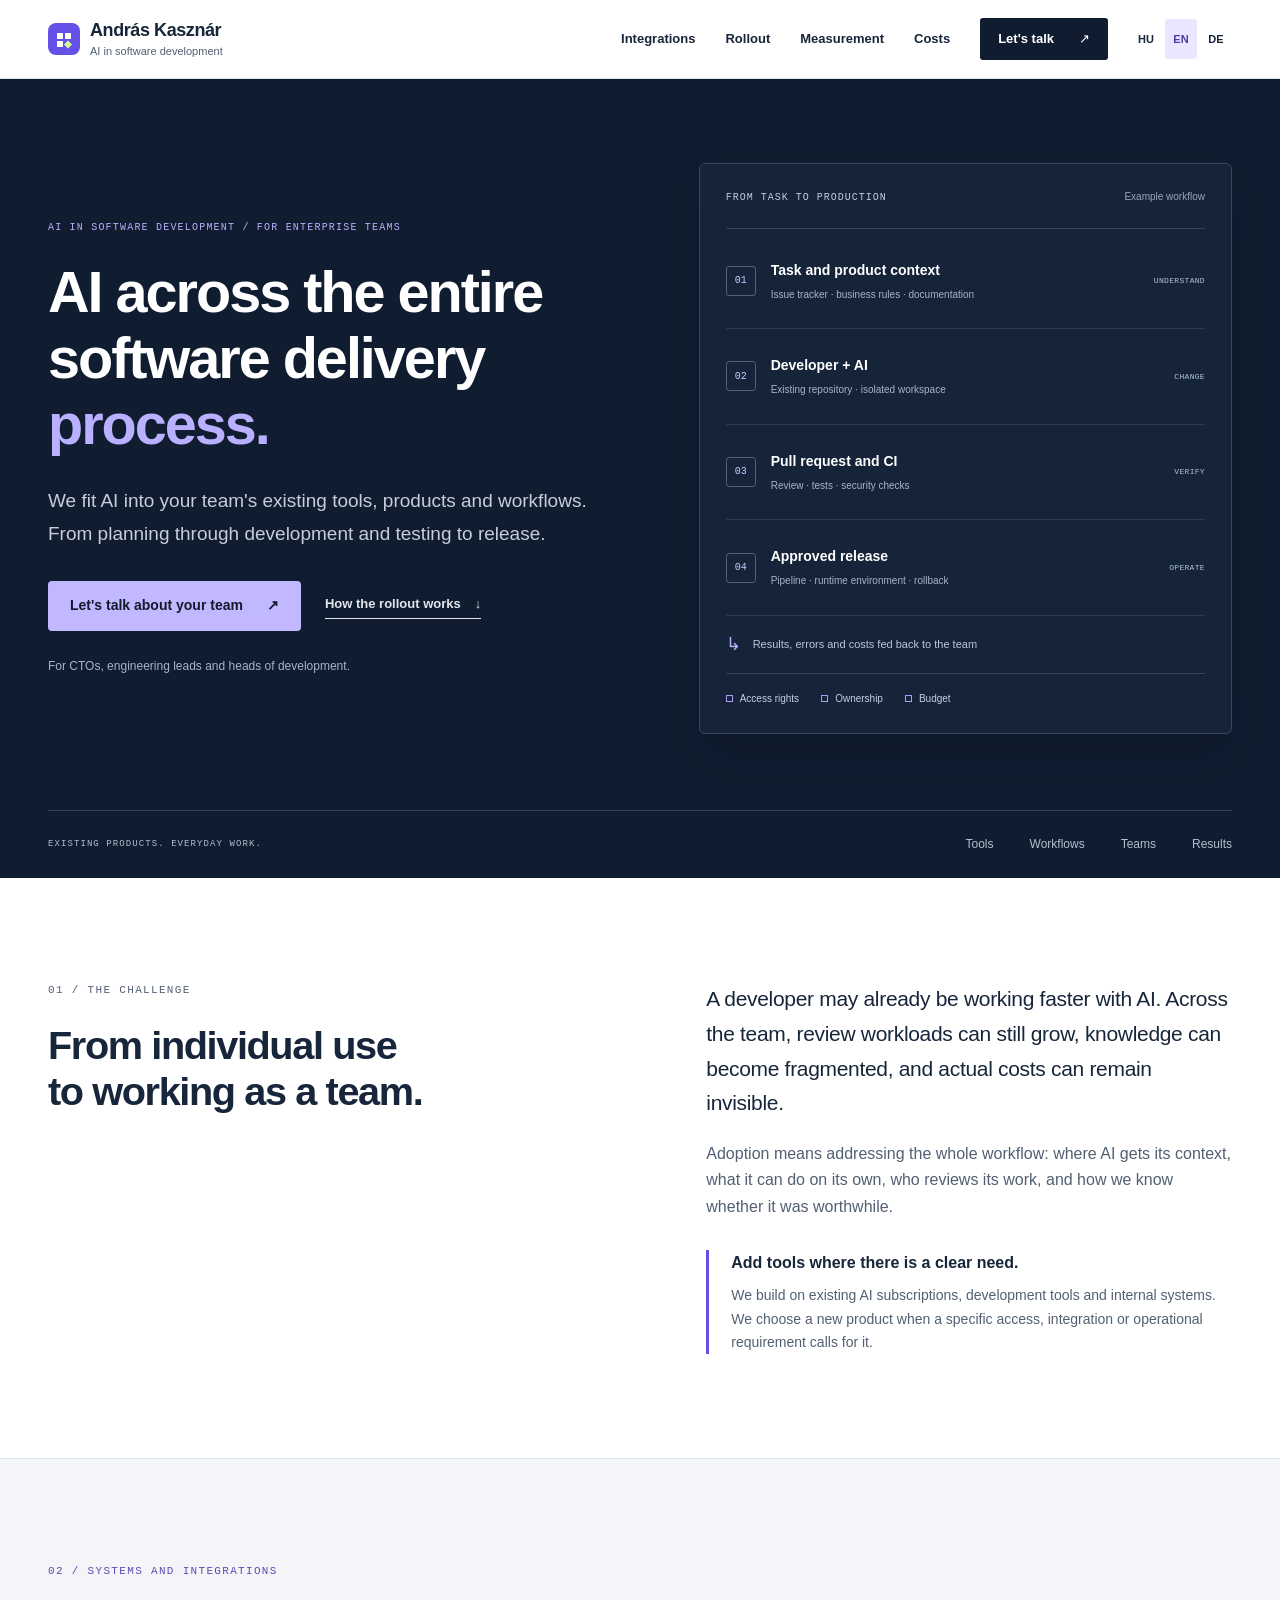
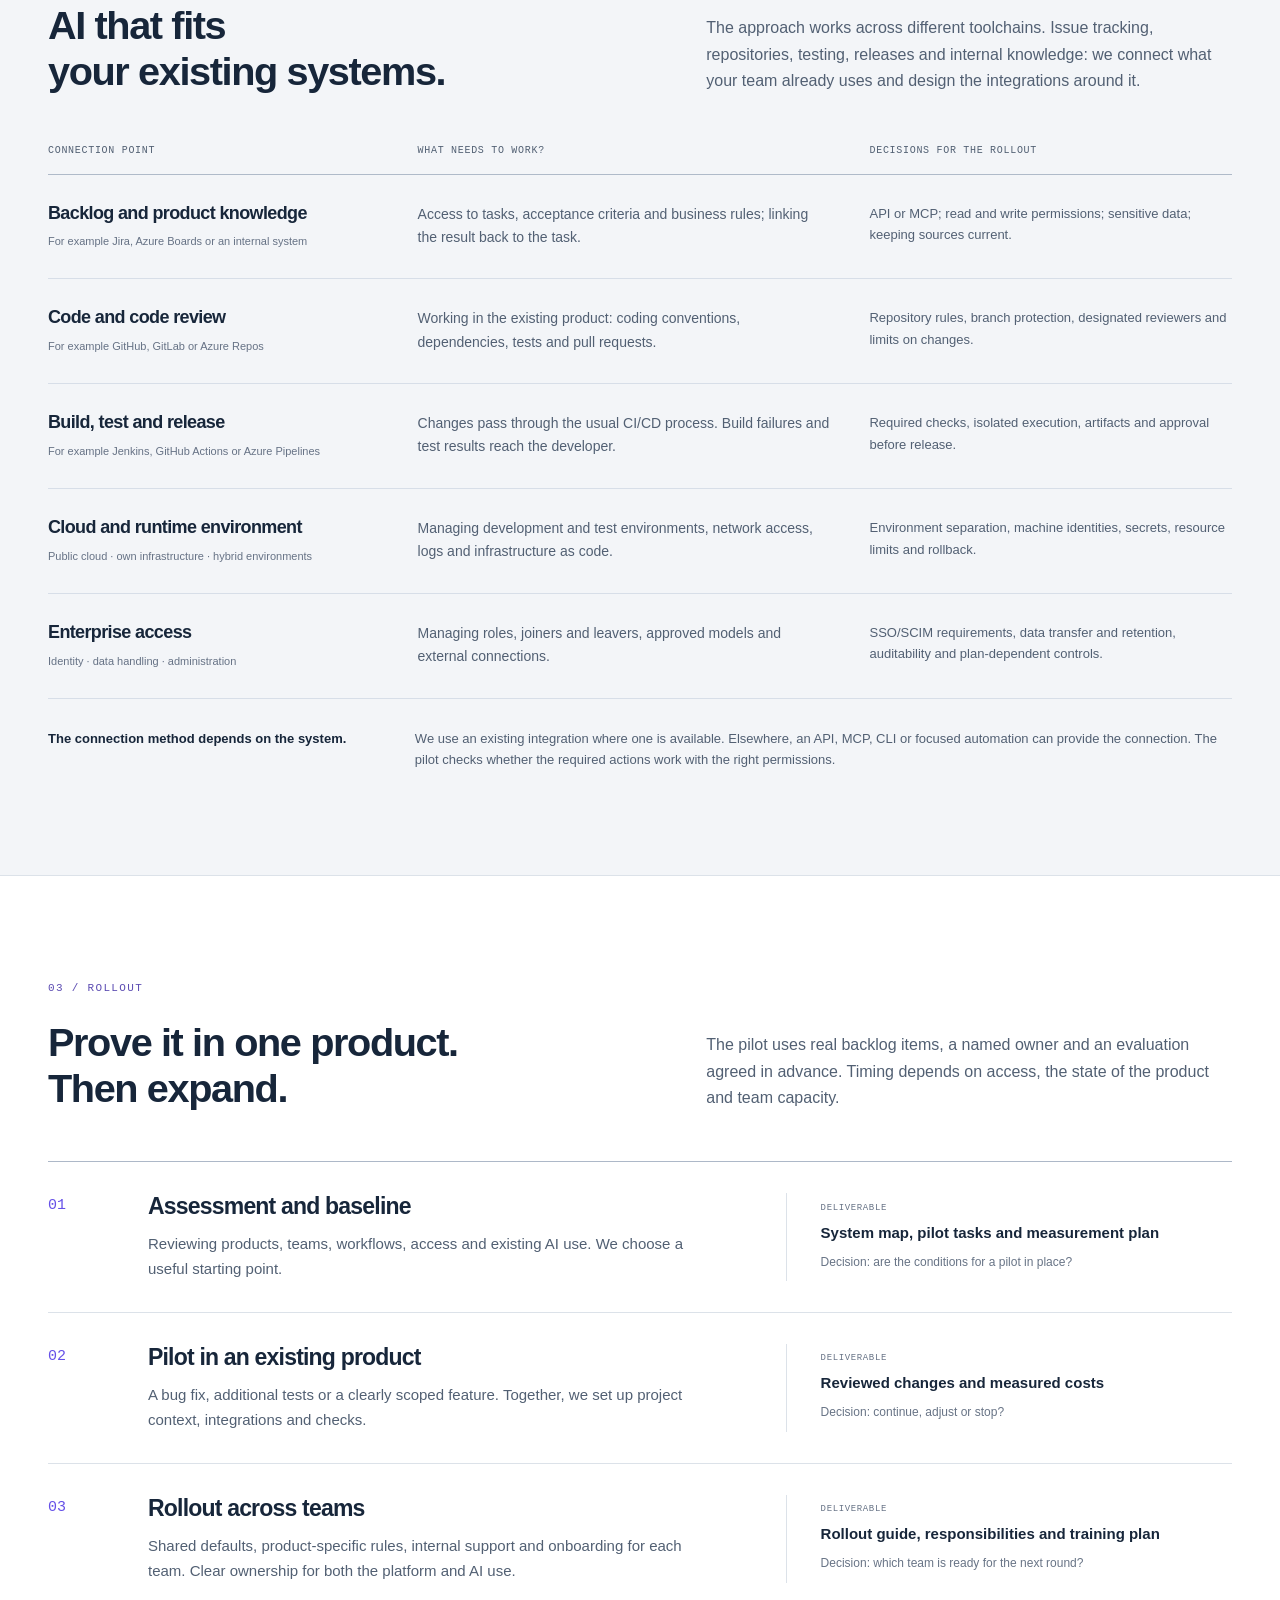
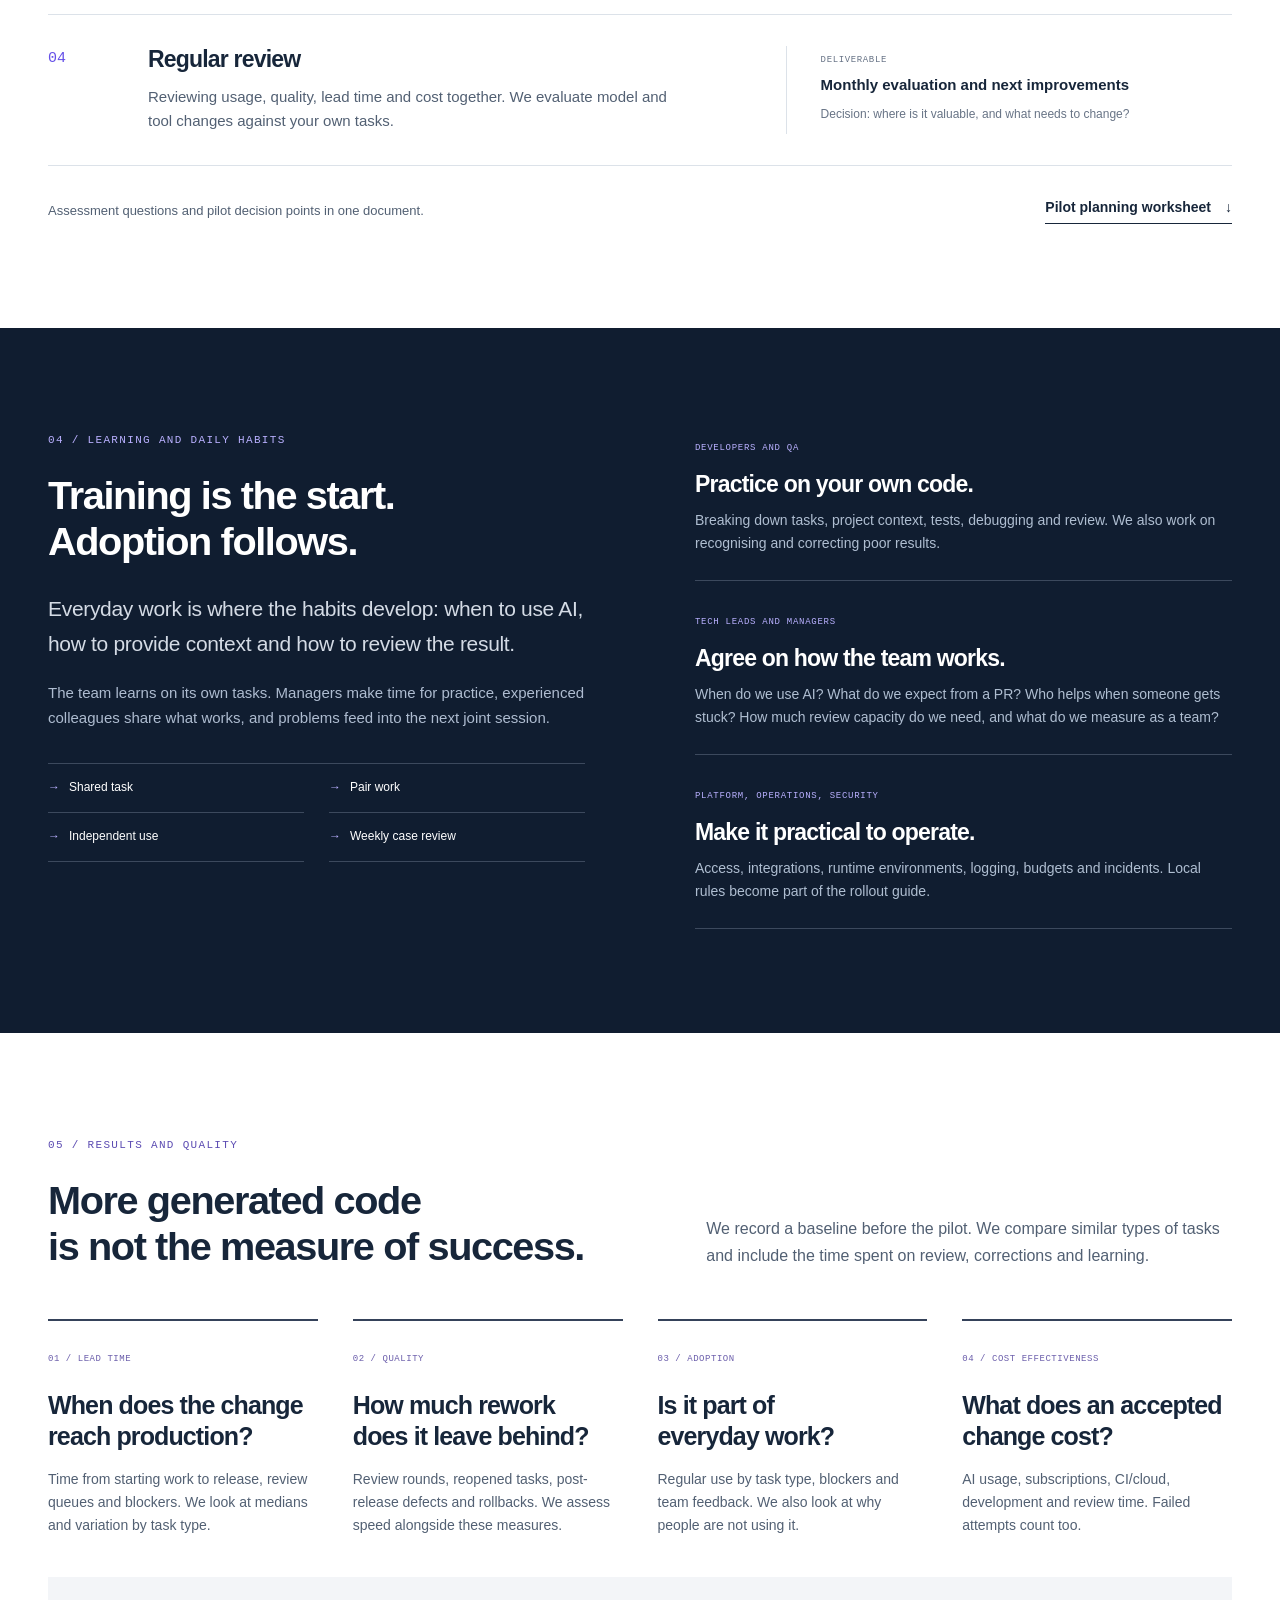
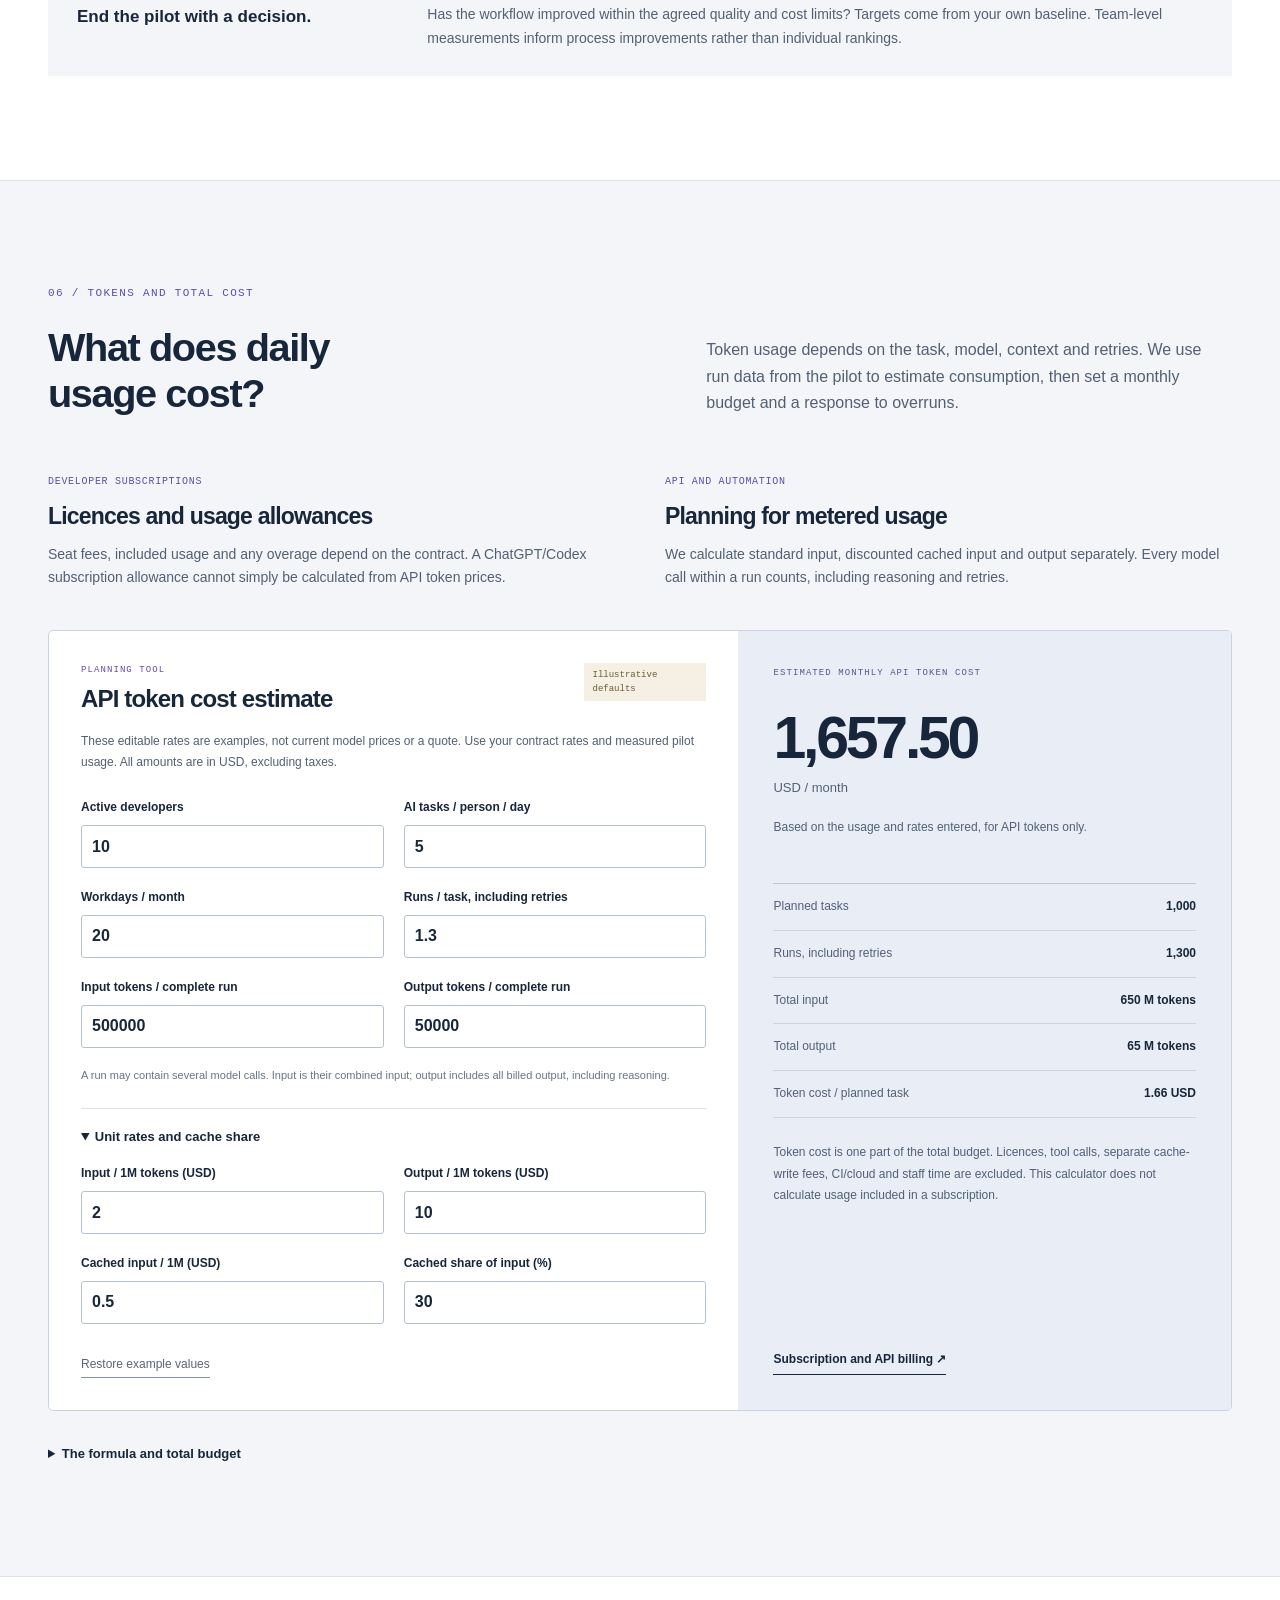
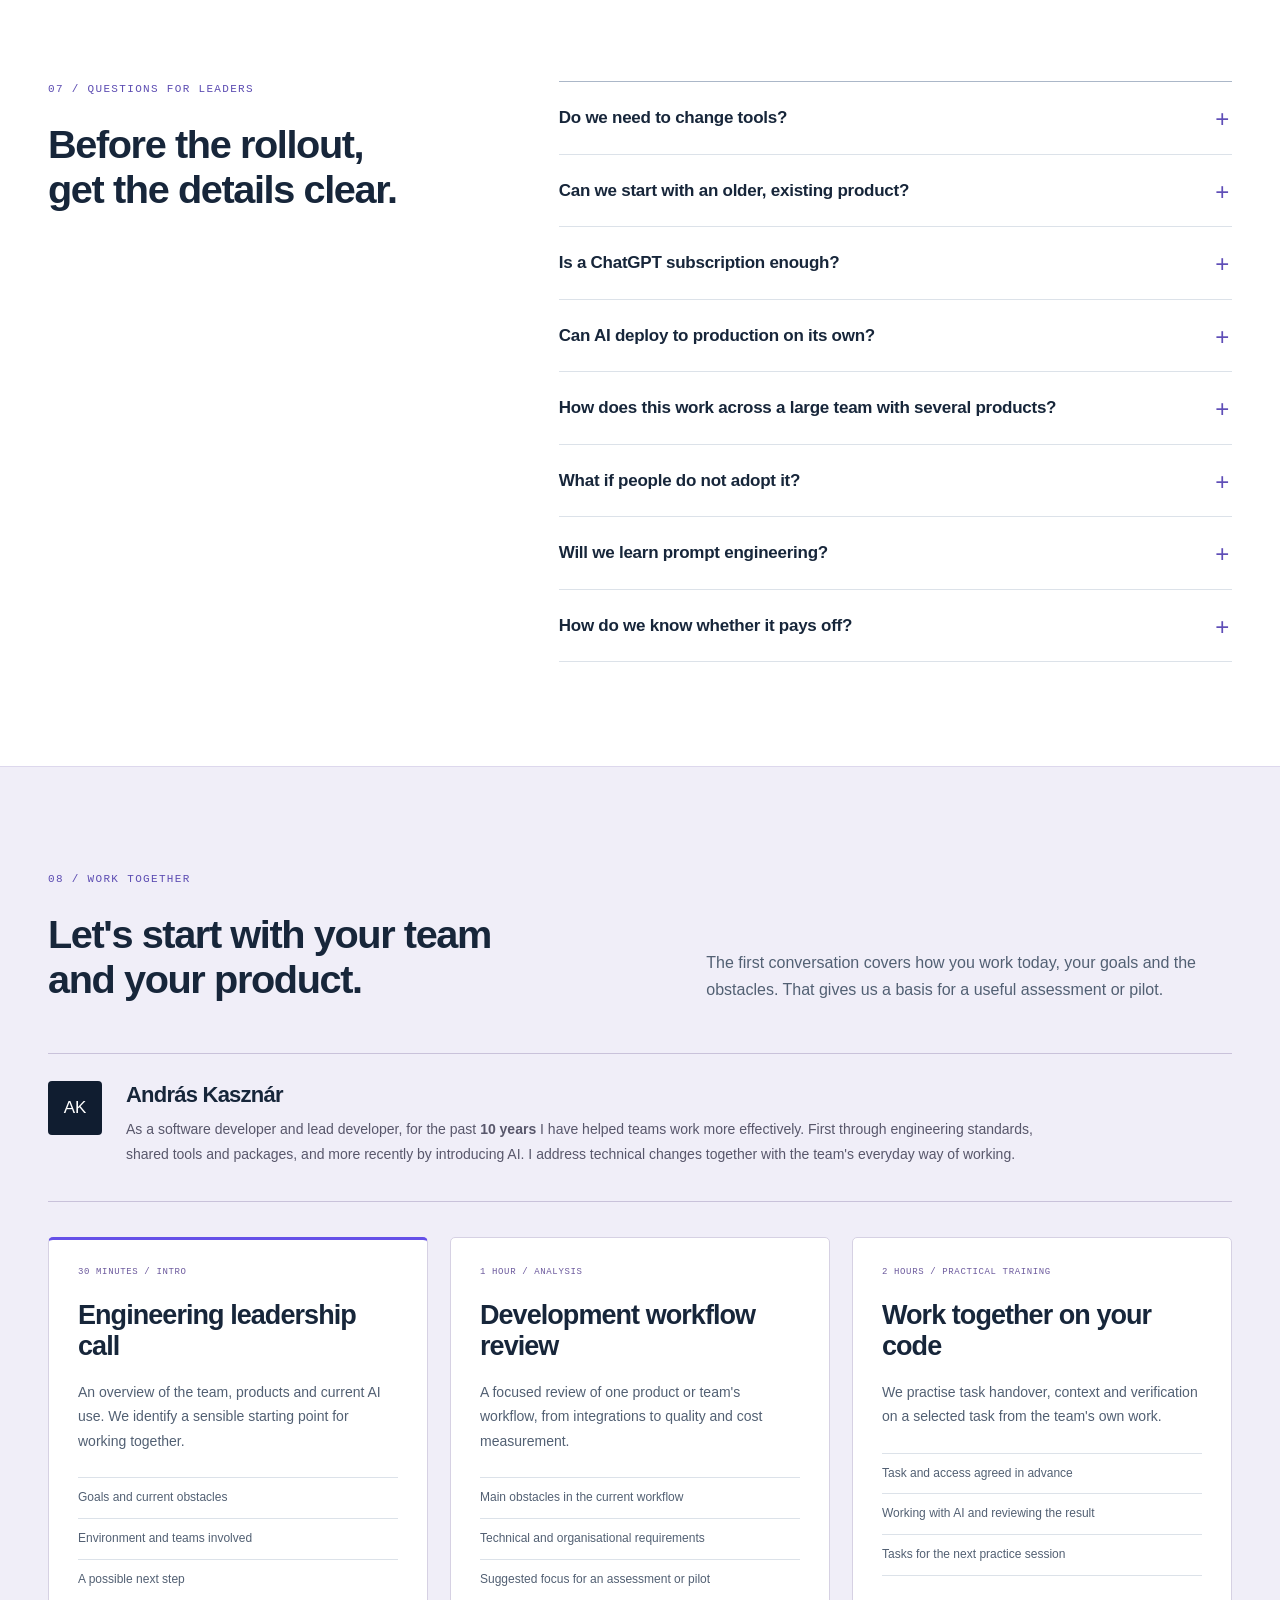
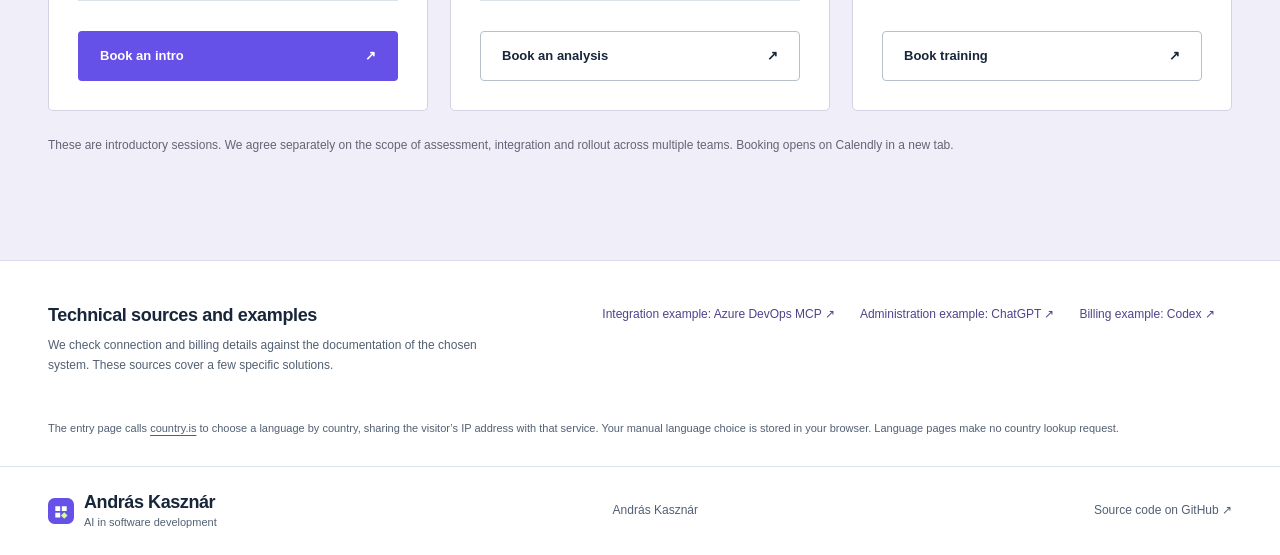
<file: site/en/index.html>
<!doctype html>
<html lang="en">
<head>
  <meta charset="utf-8">
  <meta name="viewport" content="width=device-width, initial-scale=1">
  <meta name="theme-color" content="#101d30">
  <meta name="robots" content="index,follow,max-image-preview:large">
  <title>AI in software development | András Kasznár</title>
  <link rel="canonical" href="https://kasznare.github.io/AI-SDLC/en/">
  <link rel="sitemap" type="application/xml" href="../sitemap.xml">
  <meta name="description" content="Bring AI into your existing software delivery workflow. Integrations, team training, measurement and token cost planning with András Kasznár.">
  <meta name="author" content="András Kasznár">
  <meta name="twitter:card" content="summary_large_image">
  <meta name="twitter:title" content="AI in software development | András Kasznár">
  <meta name="twitter:description" content="Bring AI into your existing software delivery workflow. Integrations, team training, measurement and token cost planning with András Kasznár.">
  <meta name="twitter:image" content="https://kasznare.github.io/AI-SDLC/en/social-preview.png">
  <meta name="twitter:image:alt" content="AI in software development. Integrations, teams, measurable results. András Kasznár.">
  <meta property="og:title" content="AI in software development | András Kasznár">
  <meta property="og:description" content="Bring AI into your existing software delivery workflow. Integrations, team training, measurement and token cost planning with András Kasznár.">
  <meta property="og:type" content="website">
  <meta property="og:url" content="https://kasznare.github.io/AI-SDLC/en/">
  <meta property="og:site_name" content="András Kasznár">
  <meta property="og:locale" content="en_GB">
  <meta property="og:image" content="https://kasznare.github.io/AI-SDLC/en/social-preview.png">
  <meta property="og:image:width" content="1200">
  <meta property="og:image:height" content="630">
  <meta property="og:image:alt" content="AI in software development. Integrations, teams, measurable results. András Kasznár.">
  <link rel="alternate" hreflang="hu" href="https://kasznare.github.io/AI-SDLC/hu/">
  <link rel="alternate" hreflang="en" href="https://kasznare.github.io/AI-SDLC/en/">
  <link rel="alternate" hreflang="de" href="https://kasznare.github.io/AI-SDLC/de/">
  <link rel="alternate" hreflang="x-default" href="https://kasznare.github.io/AI-SDLC/">
  <link rel="icon" type="image/svg+xml" href="../favicon.svg">
  <link rel="stylesheet" href="../styles.css?v=64e8ab5ecc03">
  <script type="module" src="../language.js?v=66852111e73c"></script>
  <script type="module" src="../app.js?v=28d64ddc12fe"></script>
  <script type="application/ld+json">{"@context": "https://schema.org", "@graph": [{"@type": "WebSite", "@id": "https://kasznare.github.io/AI-SDLC/#website", "url": "https://kasznare.github.io/AI-SDLC/", "name": "András Kasznár", "inLanguage": ["hu", "en", "de"]}, {"@type": "WebPage", "@id": "https://kasznare.github.io/AI-SDLC/en/#webpage", "url": "https://kasznare.github.io/AI-SDLC/en/", "name": "AI in software development | András Kasznár", "description": "Bring AI into your existing software delivery workflow. Integrations, team training, measurement and token cost planning with András Kasznár.", "inLanguage": "en", "isPartOf": {"@id": "https://kasznare.github.io/AI-SDLC/#website"}, "author": {"@id": "https://kasznare.github.io/AI-SDLC/#andras"}}, {"@type": "Person", "@id": "https://kasznare.github.io/AI-SDLC/#andras", "name": "András Kasznár", "jobTitle": "Software developer and lead developer", "url": "https://kasznare.github.io/AI-SDLC/en/#rolam"}]}</script>
</head>
<body>
  <a class="skip-link" href="#tartalom">Skip to content</a>
  <header class="site-header"><div class="container header-inner">
    <a class="brand" href="#" aria-label="Home"><img src="../favicon.svg" width="32" height="32" alt=""><span class="brand-text"><strong>András Kasznár</strong><small>AI in software development</small></span></a>
    <button class="menu-toggle" type="button" aria-expanded="false" aria-controls="main-nav" aria-label="Open navigation"><span></span><span></span></button>
    <nav id="main-nav" aria-label="Main navigation"><a href="#integraciok">Integrations</a><a href="#folyamat">Rollout</a><a href="#meres">Measurement</a><a href="#koltsegek">Costs</a><a class="nav-cta" href="#beszeljunk">Let's talk <span aria-hidden="true">↗</span></a></nav>
    <nav class="language-switch" aria-label="Choose a language"><a href="../hu/" lang="hu" hreflang="hu" data-language="hu" aria-label="Magyar">HU</a><a href="../en/" lang="en" hreflang="en" data-language="en" aria-label="English" aria-current="page">EN</a><a href="../de/" lang="de" hreflang="de" data-language="de" aria-label="Deutsch">DE</a></nav>
  </div></header>
  <main id="tartalom">
    <section class="hero" aria-labelledby="hero-title"><div class="container">
      <div class="hero-grid"><div class="hero-copy">
        <p class="eyebrow">AI IN SOFTWARE DEVELOPMENT / FOR ENTERPRISE TEAMS</p>
        <h1 id="hero-title">AI across the entire<br>
software delivery <em>process.</em></h1>
        <p class="hero-lead">We fit AI into your team's existing tools, products and workflows. From planning through development and testing to release.</p>
        <div class="hero-actions"><a class="button button-primary" href="https://calendly.com/andraskasznar/30min" target="_blank" rel="noopener noreferrer" data-booking="intro">Let's talk about your team <span aria-hidden="true">↗</span></a><a class="text-link" href="#folyamat">How the rollout works <span aria-hidden="true">↓</span></a></div>
        <p class="hero-audience">For CTOs, engineering leads and heads of development.</p>
      </div>
      <figure class="delivery-map" aria-labelledby="map-caption">
        <figcaption id="map-caption"><span class="diagram-label">FROM TASK TO PRODUCTION</span><span class="diagram-note">Example workflow</span></figcaption>
        <ol class="delivery-path">
          <li><span class="path-no">01</span><div><strong>Task and product context</strong><span>Issue tracker · business rules · documentation</span></div><span class="path-tag">UNDERSTAND</span></li>
          <li><span class="path-no">02</span><div><strong>Developer + AI</strong><span>Existing repository · isolated workspace</span></div><span class="path-tag">CHANGE</span></li>
          <li><span class="path-no">03</span><div><strong>Pull request and CI</strong><span>Review · tests · security checks</span></div><span class="path-tag">VERIFY</span></li>
          <li><span class="path-no">04</span><div><strong>Approved release</strong><span>Pipeline · runtime environment · rollback</span></div><span class="path-tag">OPERATE</span></li>
        </ol>
        <div class="map-feedback"><span aria-hidden="true">↳</span> Results, errors and costs fed back to the team</div>
        <div class="map-controls"><span>Access rights</span><span>Ownership</span><span>Budget</span></div>
      </figure></div>
      <div class="hero-bottom"><span>EXISTING PRODUCTS. EVERYDAY WORK.</span><div><span>Tools</span><span>Workflows</span><span>Teams</span><span>Results</span></div></div>
    </div></section>

    <section id="szemlelet" class="section proposition"><div class="container proposition-grid">
      <div><p class="eyebrow">01 / THE CHALLENGE</p><h2>From individual use<br>
to working as a team.</h2></div>
      <div><p class="lead">A developer may already be working faster with AI. Across the team, review workloads can still grow, knowledge can become fragmented, and actual costs can remain invisible.</p><p>Adoption means addressing the whole workflow: where AI gets its context, what it can do on its own, who reviews its work, and how we know whether it was worthwhile.</p><div class="principle"><strong>Add tools where there is a clear need.</strong><p>We build on existing AI subscriptions, development tools and internal systems. We choose a new product when a specific access, integration or operational requirement calls for it.</p></div></div>
    </div></section>

    <section id="integraciok" class="section section-tint"><div class="container"><span id="beallitasok" class="anchor-alias"></span>
      <div class="section-heading"><div><p class="eyebrow">02 / SYSTEMS AND INTEGRATIONS</p><h2>AI that fits<br>
your existing systems.</h2></div><p>The approach works across different toolchains. Issue tracking, repositories, testing, releases and internal knowledge: we connect what your team already uses and design the integrations around it.</p></div>
      <div class="integration-table">
        <div class="integration-head"><span>Connection point</span><span>What needs to work?</span><span>Decisions for the rollout</span></div>
        <article class="integration-row"><div><h3>Backlog and product knowledge</h3><span>For example Jira, Azure Boards or an internal system</span></div><p>Access to tasks, acceptance criteria and business rules; linking the result back to the task.</p><p>API or MCP; read and write permissions; sensitive data; keeping sources current.</p></article>
        <article class="integration-row"><div><h3>Code and code review</h3><span>For example GitHub, GitLab or Azure Repos</span></div><p>Working in the existing product: coding conventions, dependencies, tests and pull requests.</p><p>Repository rules, branch protection, designated reviewers and limits on changes.</p></article>
        <article class="integration-row"><div><h3>Build, test and release</h3><span>For example Jenkins, GitHub Actions or Azure Pipelines</span></div><p>Changes pass through the usual CI/CD process. Build failures and test results reach the developer.</p><p>Required checks, isolated execution, artifacts and approval before release.</p></article>
        <article class="integration-row"><div><h3>Cloud and runtime environment</h3><span>Public cloud · own infrastructure · hybrid environments</span></div><p>Managing development and test environments, network access, logs and infrastructure as code.</p><p>Environment separation, machine identities, secrets, resource limits and rollback.</p></article>
        <article class="integration-row"><div><h3>Enterprise access</h3><span>Identity · data handling · administration</span></div><p>Managing roles, joiners and leavers, approved models and external connections.</p><p>SSO/SCIM requirements, data transfer and retention, auditability and plan-dependent controls.</p></article>
      </div>
      <div class="integration-note"><strong>The connection method depends on the system.</strong><p>We use an existing integration where one is available. Elsewhere, an API, MCP, CLI or focused automation can provide the connection. The pilot checks whether the required actions work with the right permissions.</p></div>
    </div></section>

    <section id="folyamat" class="section"><div class="container">
      <div class="section-heading"><div><p class="eyebrow">03 / ROLLOUT</p><h2>Prove it in one product.<br>
Then expand.</h2></div><p>The pilot uses real backlog items, a named owner and an evaluation agreed in advance. Timing depends on access, the state of the product and team capacity.</p></div>
      <ol class="rollout-list">
        <li><span class="stage-index">01</span><div><h3>Assessment and baseline</h3><p>Reviewing products, teams, workflows, access and existing AI use. We choose a useful starting point.</p></div><div class="stage-output"><span>DELIVERABLE</span><strong>System map, pilot tasks and measurement plan</strong><small>Decision: are the conditions for a pilot in place?</small></div></li>
        <li><span class="stage-index">02</span><div><h3>Pilot in an existing product</h3><p>A bug fix, additional tests or a clearly scoped feature. Together, we set up project context, integrations and checks.</p></div><div class="stage-output"><span>DELIVERABLE</span><strong>Reviewed changes and measured costs</strong><small>Decision: continue, adjust or stop?</small></div></li>
        <li><span class="stage-index">03</span><div><h3>Rollout across teams</h3><p>Shared defaults, product-specific rules, internal support and onboarding for each team. Clear ownership for both the platform and AI use.</p></div><div class="stage-output"><span>DELIVERABLE</span><strong>Rollout guide, responsibilities and training plan</strong><small>Decision: which team is ready for the next round?</small></div></li>
        <li><span class="stage-index">04</span><div><h3>Regular review</h3><p>Reviewing usage, quality, lead time and cost together. We evaluate model and tool changes against your own tasks.</p></div><div class="stage-output"><span>DELIVERABLE</span><strong>Monthly evaluation and next improvements</strong><small>Decision: where is it valuable, and what needs to change?</small></div></li>
      </ol>
      <div class="download-row"><p>Assessment questions and pilot decision points in one document.</p><a class="text-link" href="./pilot-plan.md" download>Pilot planning worksheet <span aria-hidden="true">↓</span></a></div>
    </div></section>

    <section id="csapatok" class="section adoption"><div class="container adoption-grid">
      <div class="adoption-copy"><p class="eyebrow">04 / LEARNING AND DAILY HABITS</p><h2>Training is the start.<br>
Adoption follows.</h2><p class="lead">Everyday work is where the habits develop: when to use AI, how to provide context and how to review the result.</p><p>The team learns on its own tasks. Managers make time for practice, experienced colleagues share what works, and problems feed into the next joint session.</p><div class="learning-rhythm"><span>Shared task</span><span>Pair work</span><span>Independent use</span><span>Weekly case review</span></div></div>
      <div class="adoption-roles"><article><span>DEVELOPERS AND QA</span><h3>Practice on your own code.</h3><p>Breaking down tasks, project context, tests, debugging and review. We also work on recognising and correcting poor results.</p></article><article><span>TECH LEADS AND MANAGERS</span><h3>Agree on how the team works.</h3><p>When do we use AI? What do we expect from a PR? Who helps when someone gets stuck? How much review capacity do we need, and what do we measure as a team?</p></article><article><span>PLATFORM, OPERATIONS, SECURITY</span><h3>Make it practical to operate.</h3><p>Access, integrations, runtime environments, logging, budgets and incidents. Local rules become part of the rollout guide.</p></article></div>
    </div></section>

    <section id="meres" class="section"><div class="container">
      <div class="section-heading"><div><p class="eyebrow">05 / RESULTS AND QUALITY</p><h2>More generated code<br>
is not the measure of success.</h2></div><p>We record a baseline before the pilot. We compare similar types of tasks and include the time spent on review, corrections and learning.</p></div>
      <div class="metrics-grid"><article><span class="metric-no">01 / LEAD TIME</span><h3>When does the change<br>
reach production?</h3><p>Time from starting work to release, review queues and blockers. We look at medians and variation by task type.</p></article><article><span class="metric-no">02 / QUALITY</span><h3>How much rework<br>
does it leave behind?</h3><p>Review rounds, reopened tasks, post-release defects and rollbacks. We assess speed alongside these measures.</p></article><article><span class="metric-no">03 / ADOPTION</span><h3>Is it part of<br>
everyday work?</h3><p>Regular use by task type, blockers and team feedback. We also look at why people are not using it.</p></article><article><span class="metric-no">04 / COST EFFECTIVENESS</span><h3>What does an accepted<br>
change cost?</h3><p>AI usage, subscriptions, CI/cloud, development and review time. Failed attempts count too.</p></article></div>
      <div class="measurement-rule"><strong>End the pilot with a decision.</strong><p>Has the workflow improved within the agreed quality and cost limits? Targets come from your own baseline. Team-level measurements inform process improvements rather than individual rankings.</p></div>
    </div></section>

    <section id="koltsegek" class="section section-tint"><div class="container">
      <div class="section-heading"><div><p class="eyebrow">06 / TOKENS AND TOTAL COST</p><h2>What does daily<br>
usage cost?</h2></div><p>Token usage depends on the task, model, context and retries. We use run data from the pilot to estimate consumption, then set a monthly budget and a response to overruns.</p></div>
      <div class="billing-models"><article><span>DEVELOPER SUBSCRIPTIONS</span><h3>Licences and usage allowances</h3><p>Seat fees, included usage and any overage depend on the contract. A ChatGPT/Codex subscription allowance cannot simply be calculated from API token prices.</p></article><article><span>API AND AUTOMATION</span><h3>Planning for metered usage</h3><p>We calculate standard input, discounted cached input and output separately. Every model call within a run counts, including reasoning and retries.</p></article></div>
      <div class="calculator" aria-labelledby="calculator-title">
        <div class="calculator-inputs"><div class="calculator-heading"><div><p class="eyebrow">PLANNING TOOL</p><h3 id="calculator-title">API token cost estimate</h3></div><span class="example-label">Illustrative defaults</span></div>
          <p class="calculator-intro" id="calculator-help">These editable rates are examples, not current model prices or a quote. Use your contract rates and measured pilot usage. All amounts are in USD, excluding taxes.</p>
          <form id="cost-form" aria-describedby="calculator-help"><fieldset id="cost-fields" disabled><legend class="sr-only">Monthly API usage and unit rates</legend>
            <div class="field-grid"><label>Active developers<input name="developers" type="number" min="0" max="100000" step="1" value="10" required></label><label>AI tasks / person / day<input name="tasks" type="number" min="0" max="1000" step="1" value="5" required></label><label>Workdays / month<input name="days" type="number" min="1" max="31" step="1" value="20" required></label><label>Runs / task, including retries<input name="runs" type="number" min="1" max="100" step="0.1" value="1.3" required></label><label>Input tokens / complete run<input name="input" type="number" min="0" max="1000000000" step="1" value="500000" required></label><label>Output tokens / complete run<input name="output" type="number" min="0" max="1000000000" step="1" value="50000" required></label></div>
            <p class="field-note">A run may contain several model calls. Input is their combined input; output includes all billed output, including reasoning.</p>
            <details class="price-settings" open><summary>Unit rates and cache share</summary><div class="field-grid"><label>Input / 1M tokens (USD)<input name="inputRate" type="number" min="0" max="1000000" step="0.01" value="2" required></label><label>Output / 1M tokens (USD)<input name="outputRate" type="number" min="0" max="1000000" step="0.01" value="10" required></label><label>Cached input / 1M (USD)<input name="cachedRate" type="number" min="0" max="1000000" step="0.01" value="0.5" required></label><label>Cached share of input (%)<input name="cache" type="number" min="0" max="100" step="1" value="30" required></label></div></details>
            <button class="reset-button" type="reset">Restore example values</button>
          </fieldset></form>
          <noscript><p class="notice">The interactive estimate requires JavaScript. The formula and cost components are available below.</p></noscript>
        </div>
        <div class="calculator-result"><p class="eyebrow">ESTIMATED MONTHLY API TOKEN COST</p><div class="estimate" aria-live="polite" aria-atomic="true"><strong id="monthly-cost">—</strong><span>USD / month</span><p id="cost-status">The estimate uses the assumptions entered.</p></div><dl class="cost-breakdown"><div><dt>Planned tasks</dt><dd id="monthly-tasks">—</dd></div><div><dt>Runs, including retries</dt><dd id="monthly-runs">—</dd></div><div><dt>Total input</dt><dd id="monthly-input">—</dd></div><div><dt>Total output</dt><dd id="monthly-output">—</dd></div><div><dt>Token cost / planned task</dt><dd id="task-cost">—</dd></div></dl><p class="result-note">Token cost is one part of the total budget. Licences, tool calls, separate cache-write fees, CI/cloud and staff time are excluded. This calculator does not calculate usage included in a subscription.</p><a class="text-link" href="https://learn.chatgpt.com/docs/pricing" target="_blank" rel="noopener noreferrer">Subscription and API billing ↗</a></div>
      </div>
      <details class="cost-method"><summary>The formula and total budget</summary><div><p><strong>Monthly runs</strong> = developers × daily tasks × workdays × runs/task.</p><p><strong>Token cost</strong> = monthly runs × [input × ((1 − cache share) × input rate + cache share × cached rate) + output × output rate] / 1,000,000.</p><p>Cache share is a number between 0 and 1 in the formula. Average usage covers the complete run. For multiple models, calculate each separately and add the totals.</p><p><strong>The total budget also includes:</strong> seat licences and overage; tool and infrastructure fees; integration and operations; time spent on training, practice and review. We check monthly alert thresholds and enforced spending limits separately.</p><p><a href="https://developers.openai.com/api/docs/guides/agents-api/observability#what-contributes-to-cost" target="_blank" rel="noopener noreferrer">What contributes to an agent run's cost? ↗</a></p></div></details>
    </div></section>

    <section id="kerdesek" class="section"><div class="container faq-layout"><div><p class="eyebrow">07 / QUESTIONS FOR LEADERS</p><h2>Before the rollout,<br>
get the details clear.</h2></div><div class="faq-list">
      <details><summary>Do we need to change tools?</summary><p>We start with your existing toolchain, including environments that combine several vendors and internal systems. We adapt the workflow and integrations to it. The assessment identifies which connections already exist and which need work.</p></details>
      <details><summary>Can we start with an older, existing product?</summary><p>Yes, with a clear task whose result can be checked. We map dependencies and business rules, adding tests that capture current behaviour first where necessary. The pilot scope follows the state of the product and its release process.</p></details>
      <details><summary>Is a ChatGPT subscription enough?</summary><p>It is a useful starting point for an individual trial. For enterprise adoption, we choose a plan based on central access, data handling, administration and billing. API automation running from CI may be a separate cost. Required integrations depend on the existing tools and company policies.</p></details>
      <details><summary>Can AI deploy to production on its own?</summary><p>We define autonomy for each action during rollout. Initially, AI works in an isolated environment, changes go into a PR, and release follows approval by the designated owner and pipeline checks. Approval rules must also be enforced technically.</p></details>
      <details><summary>How does this work across a large team with several products?</summary><p>With shared principles and product-specific additions. The platform, repository rules and team support all need owners. Rollout happens in waves; access, training and measurement are part of onboarding every new team.</p></details>
      <details><summary>What if people do not adopt it?</summary><p>We look at the reason: missing access, unsuitable tasks, no time to practise or unreliable results. Pair work on real tasks and short follow-up sessions help. The value needs to be clear in the person's actual work.</p></details>
      <details><summary>Will we learn prompt engineering?</summary><p>Prompt tricks get more attention than they deserve. Clear tasks, accessible project context, usable tools and verification matter in day-to-day work. We practise these on the team's code and record useful agreements in project instructions.</p></details>
      <details><summary>How do we know whether it pays off?</summary><p>The pilot measures total effort and quality. Faster coding is useful when the process also improves after accounting for review, fixes and operations. We use those results to decide whether to continue at a checkpoint agreed in advance.</p></details>
    </div></div></section>

    <section id="beszeljunk" class="section contact-section"><div class="container">
      <div class="section-heading"><div><p class="eyebrow">08 / WORK TOGETHER</p><h2>Let's start with your team<br>
and your product.</h2></div><p>The first conversation covers how you work today, your goals and the obstacles. That gives us a basis for a useful assessment or pilot.</p></div>
      <div id="rolam" class="about-strip"><span class="about-initials" aria-hidden="true">AK</span><div><h3>András Kasznár</h3><p>As a software developer and lead developer, for the past <strong>10 years</strong> I have helped teams work more effectively. First through engineering standards, shared tools and packages, and more recently by introducing AI. I address technical changes together with the team's everyday way of working.</p></div></div>
      <div class="offer-grid">
        <article class="offer-card offer-intro"><span class="offer-duration">30 MINUTES / INTRO</span><h3>Engineering leadership call</h3><p>An overview of the team, products and current AI use. We identify a sensible starting point for working together.</p><ul><li>Goals and current obstacles</li><li>Environment and teams involved</li><li>A possible next step</li></ul><a class="button button-primary" href="https://calendly.com/andraskasznar/30min" target="_blank" rel="noopener noreferrer" data-booking="intro">Book an intro <span aria-hidden="true">↗</span></a></article>
        <article class="offer-card"><span class="offer-duration">1 HOUR / ANALYSIS</span><h3>Development workflow review</h3><p>A focused review of one product or team's workflow, from integrations to quality and cost measurement.</p><ul><li>Main obstacles in the current workflow</li><li>Technical and organisational requirements</li><li>Suggested focus for an assessment or pilot</li></ul><a class="button button-outline" href="https://calendly.com/andraskasznar/elemzes" target="_blank" rel="noopener noreferrer" data-booking="analysis">Book an analysis <span aria-hidden="true">↗</span></a></article>
        <article class="offer-card"><span class="offer-duration">2 HOURS / PRACTICAL TRAINING</span><h3>Work together on your code</h3><p>We practise task handover, context and verification on a selected task from the team's own work.</p><ul><li>Task and access agreed in advance</li><li>Working with AI and reviewing the result</li><li>Tasks for the next practice session</li></ul><a class="button button-outline" href="https://calendly.com/andraskasznar/gyakorlati-ai-nativ-fejlesztesi-trening" target="_blank" rel="noopener noreferrer" data-booking="training">Book training <span aria-hidden="true">↗</span></a></article>
      </div><p class="offers-note">These are introductory sessions. We agree separately on the scope of assessment, integration and rollout across multiple teams. Booking opens on Calendly in a new tab.</p>
    </div></section>
    <section class="sources container" aria-labelledby="sources-title"><div><h2 id="sources-title">Technical sources and examples</h2><p>We check connection and billing details against the documentation of the chosen system. These sources cover a few specific solutions.</p></div><div class="source-links"><a href="https://learn.microsoft.com/en-us/azure/devops/mcp-server/mcp-server-overview?view=azure-devops" target="_blank" rel="noopener noreferrer">Integration example: Azure DevOps MCP ↗</a><a href="https://learn.chatgpt.com/docs/enterprise/work-admin-faq#core-administrative-controls" target="_blank" rel="noopener noreferrer">Administration example: ChatGPT ↗</a><a href="https://learn.chatgpt.com/docs/pricing" target="_blank" rel="noopener noreferrer">Billing example: Codex ↗</a></div></section>
  </main>
  <p class="language-notice container">The entry page calls <a href="https://country.is/" rel="noreferrer">country.is</a> to choose a language by country, sharing the visitor’s IP address with that service. Your manual language choice is stored in your browser. Language pages make no country lookup request.</p>
  <footer class="site-footer"><div class="container footer-inner"><a class="brand" href="#" aria-label="Home"><img src="../favicon.svg" width="26" height="26" alt=""><span class="brand-text"><strong>András Kasznár</strong><small>AI in software development</small></span></a><a href="#rolam">András Kasznár</a><a href="https://github.com/kasznare/AI-SDLC" target="_blank" rel="noopener noreferrer">Source code on GitHub ↗</a></div></footer>
</body>
</html>
</file>
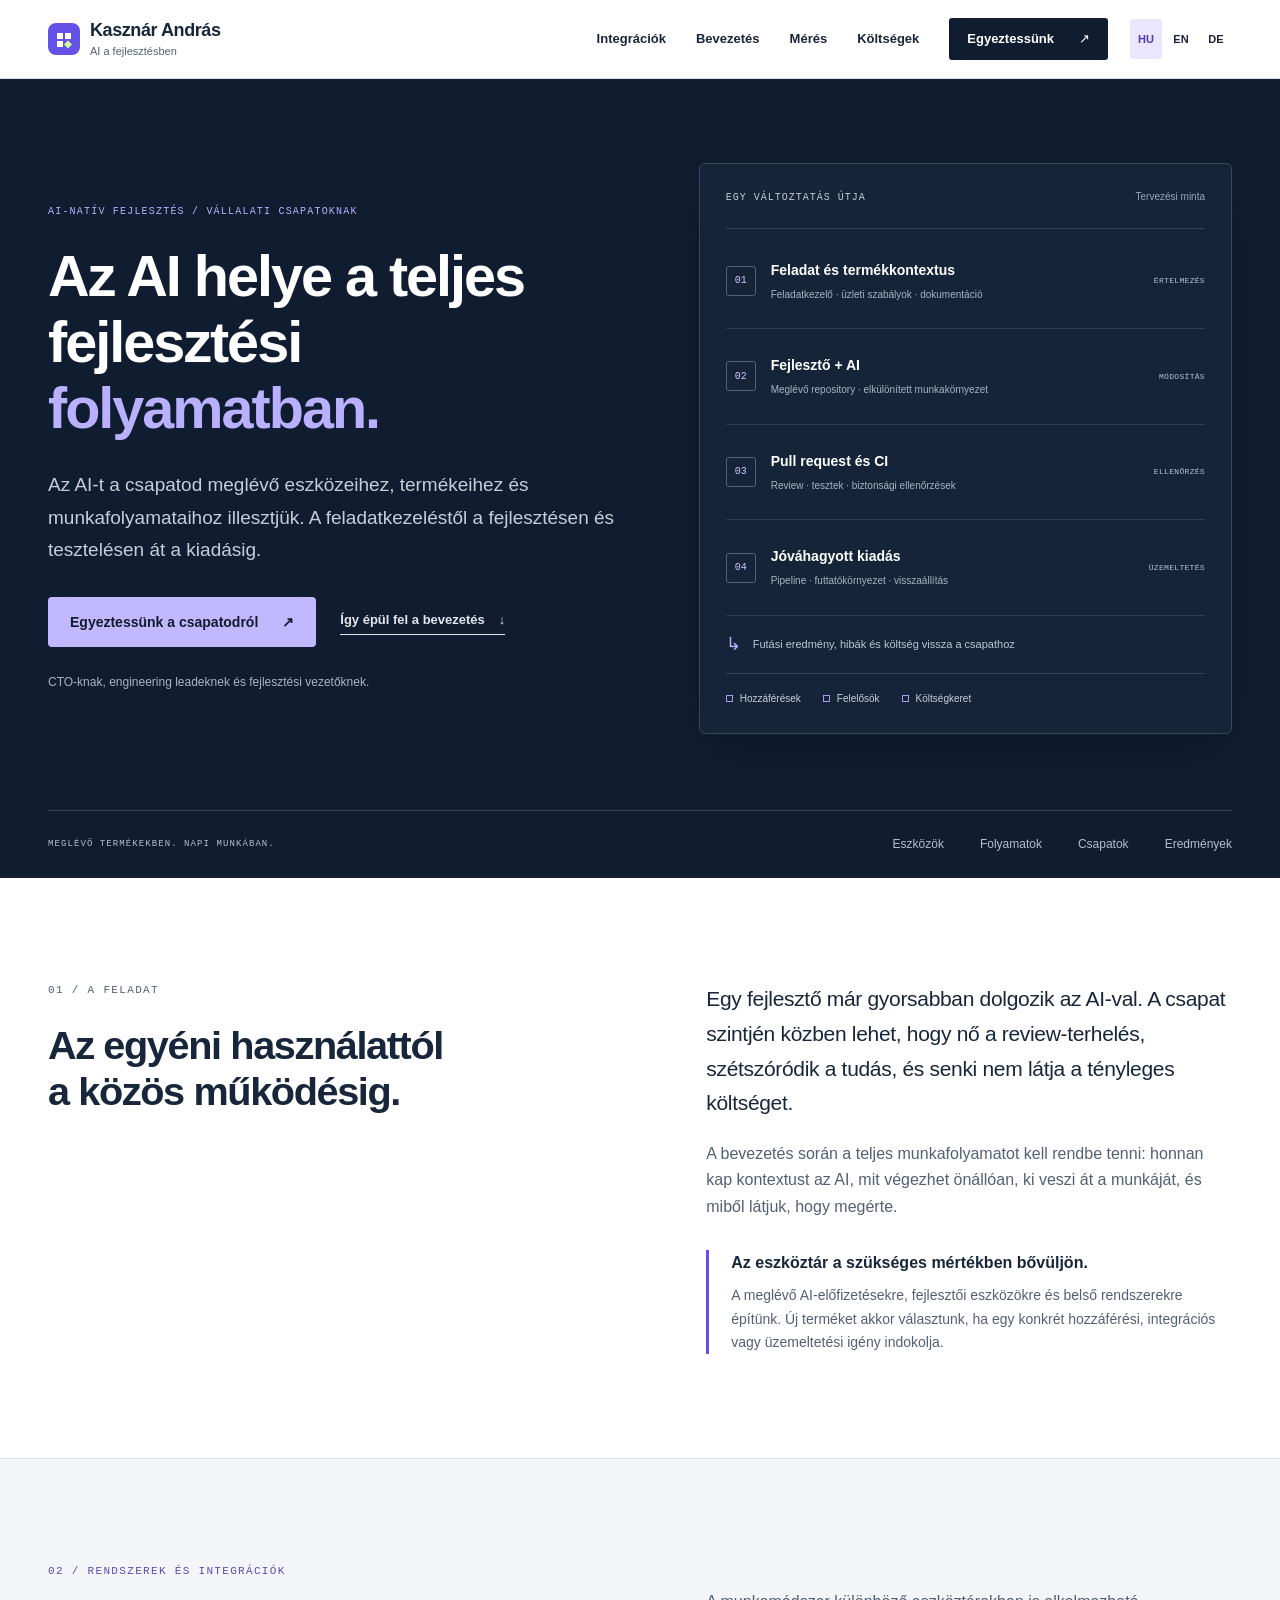
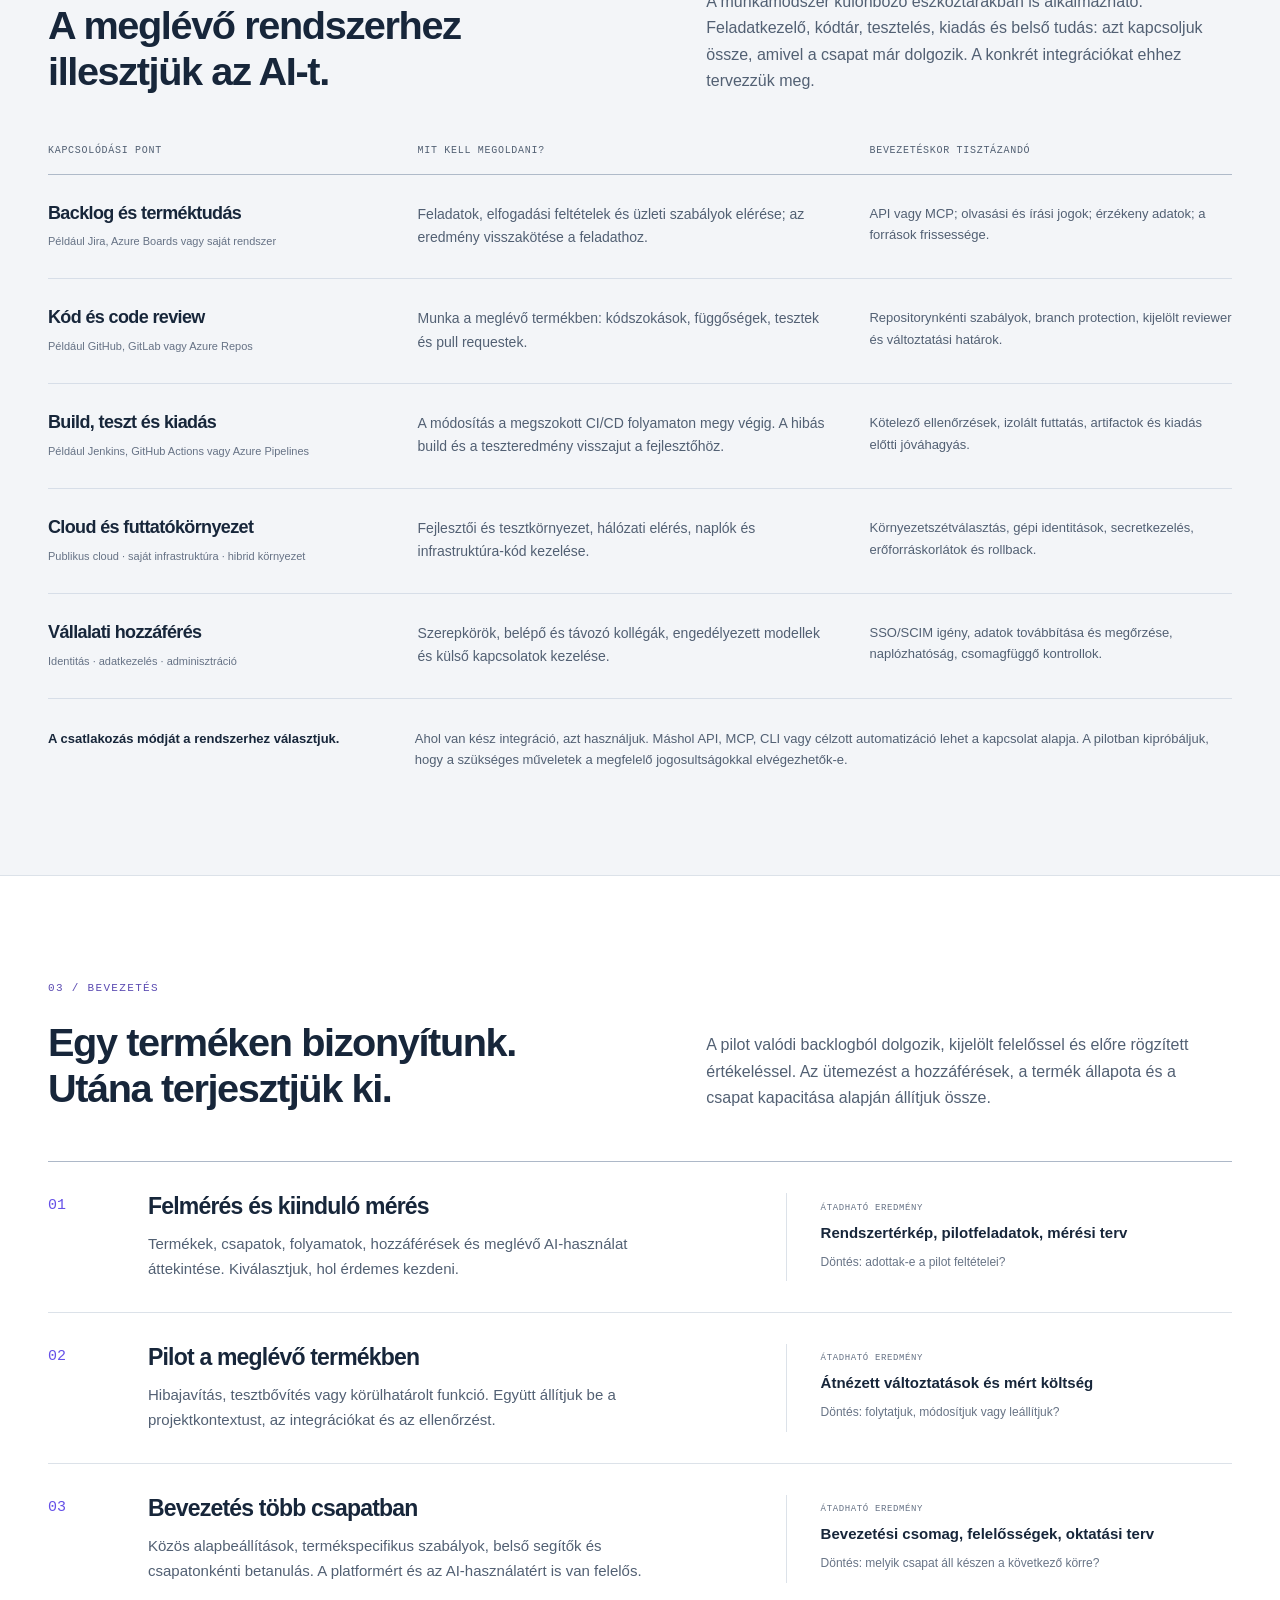
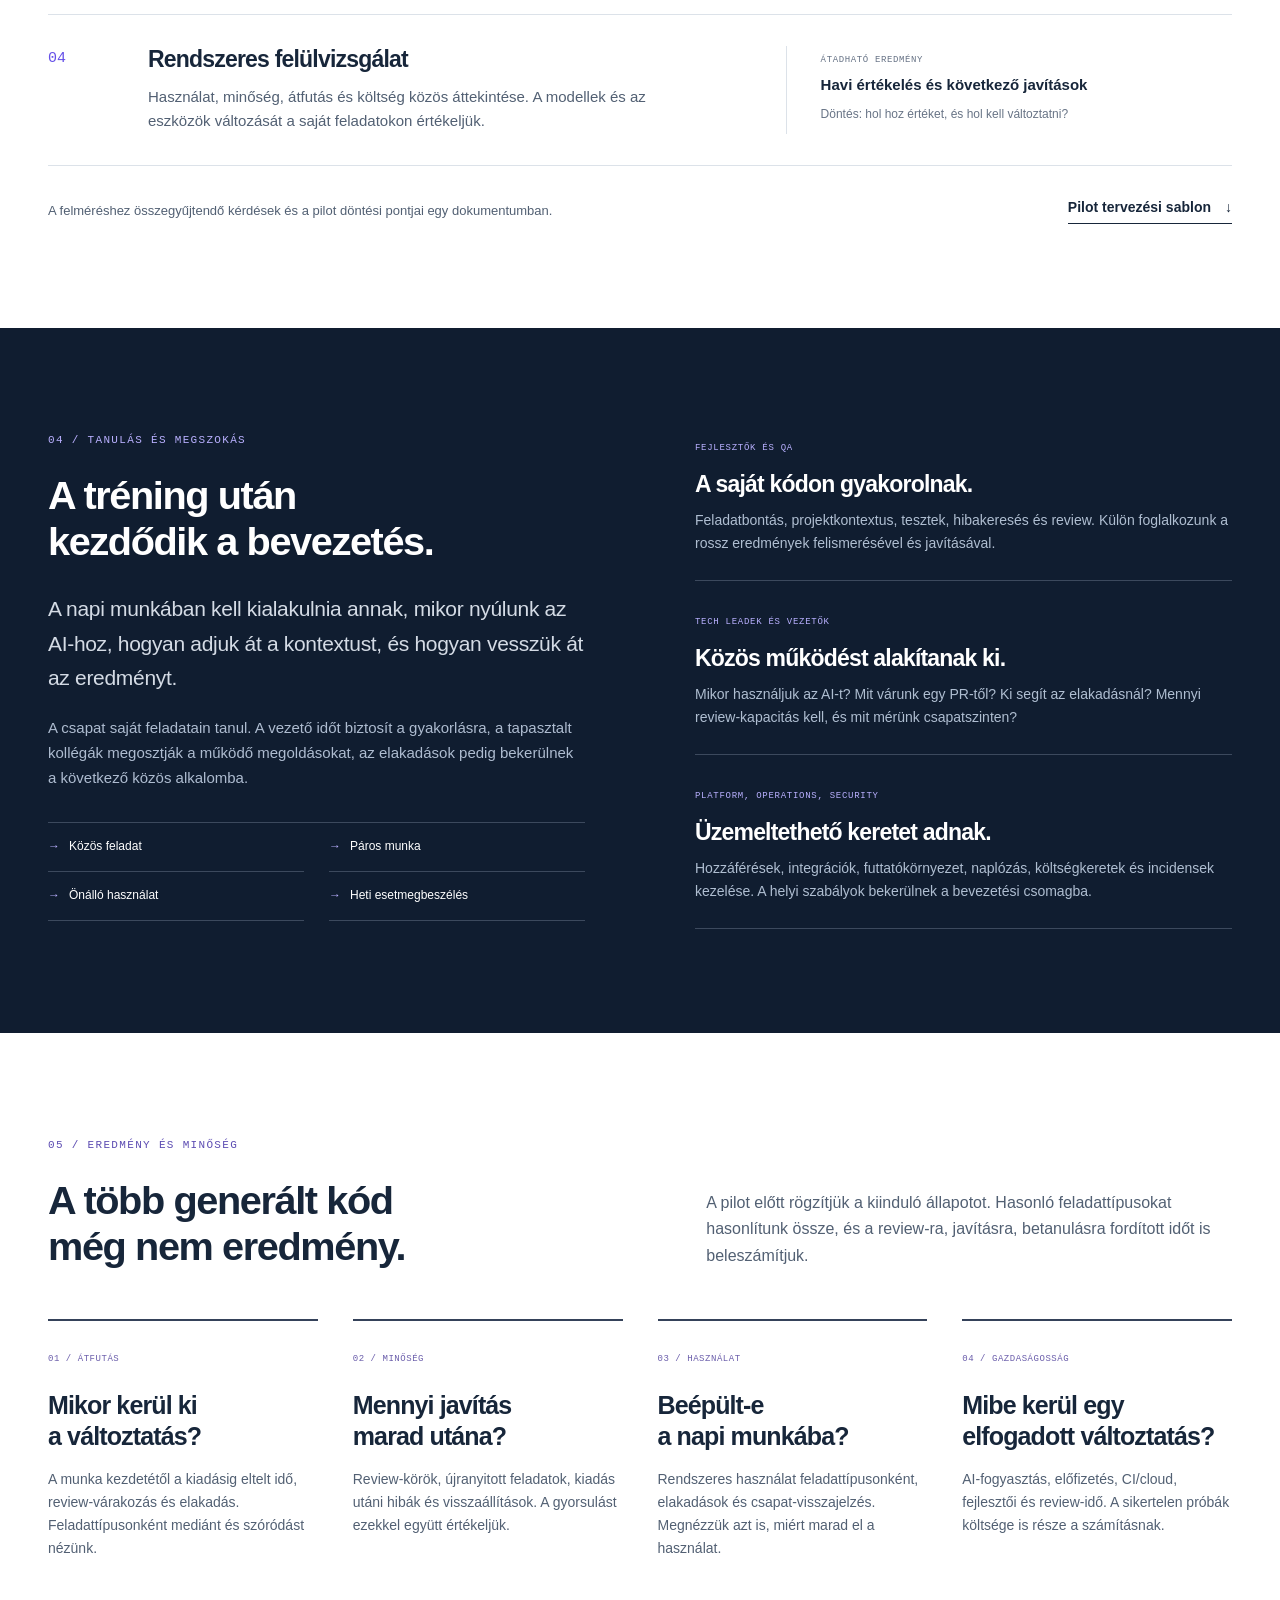
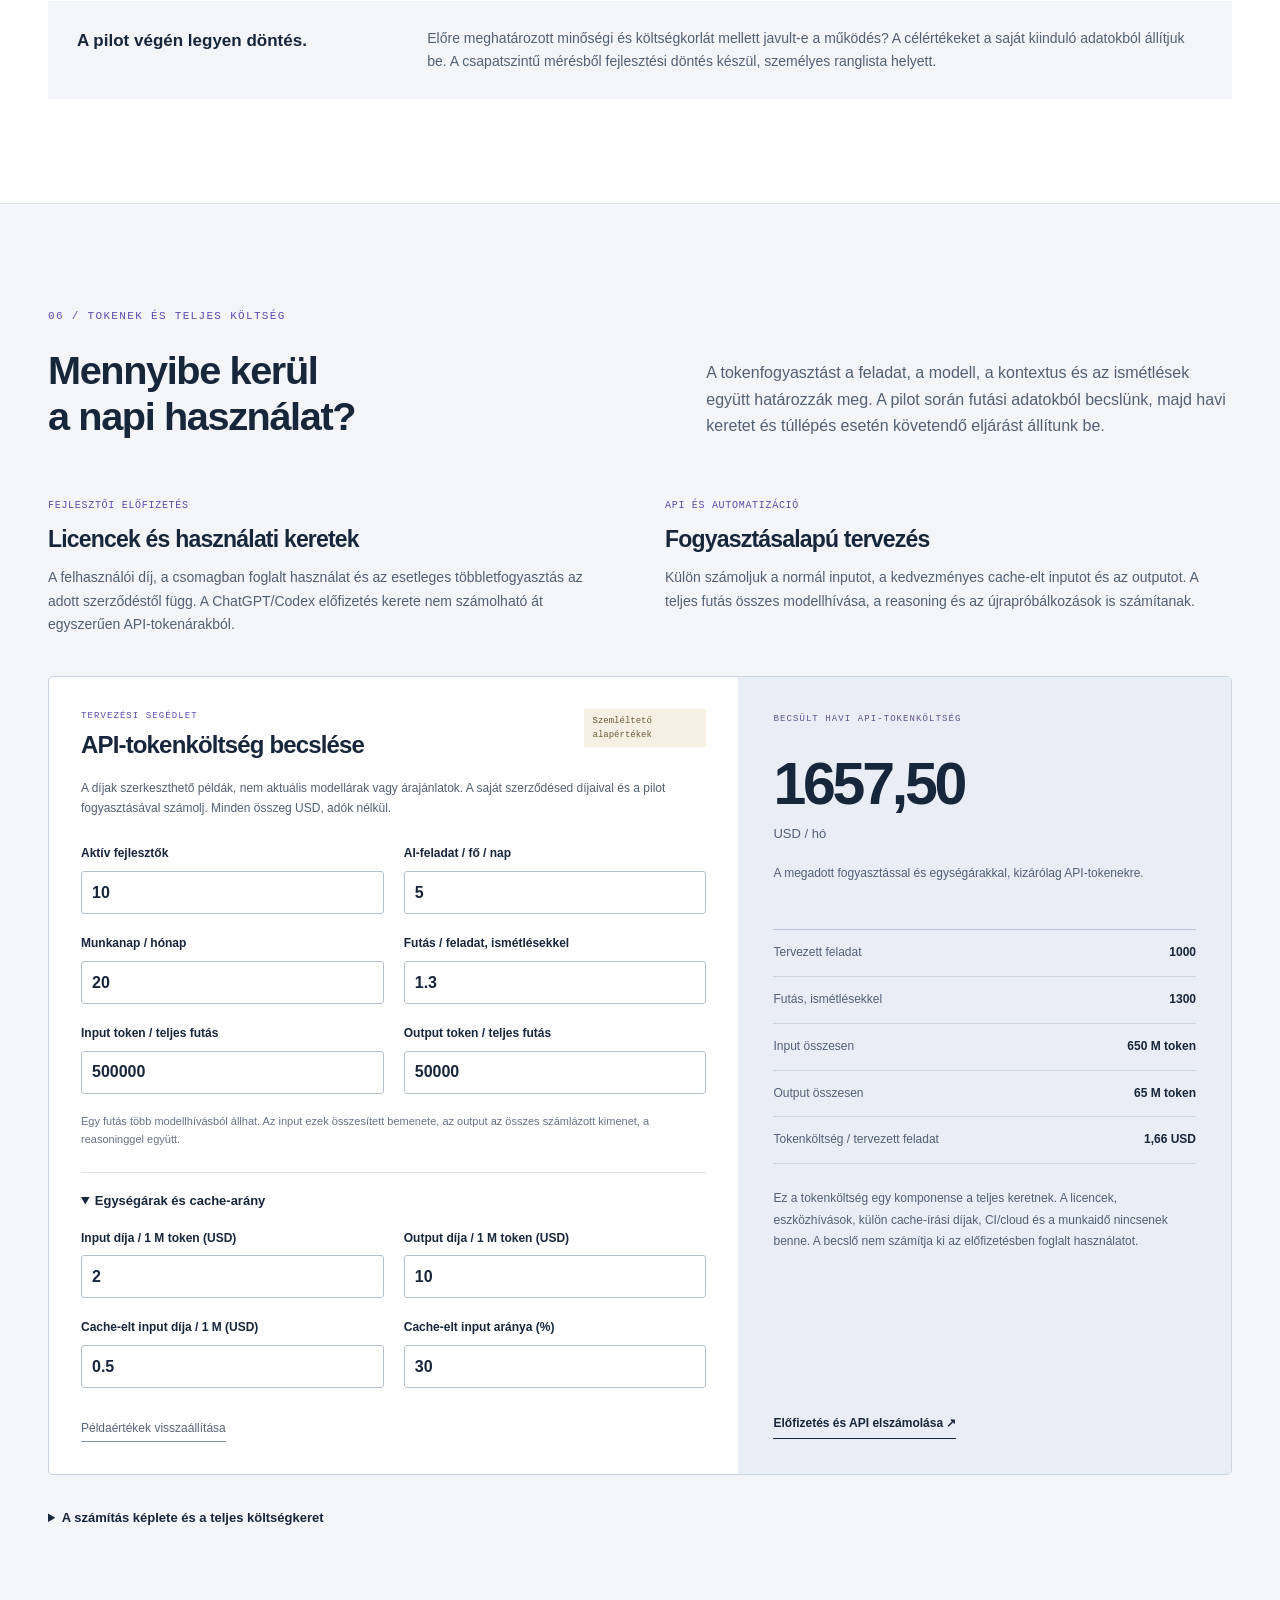
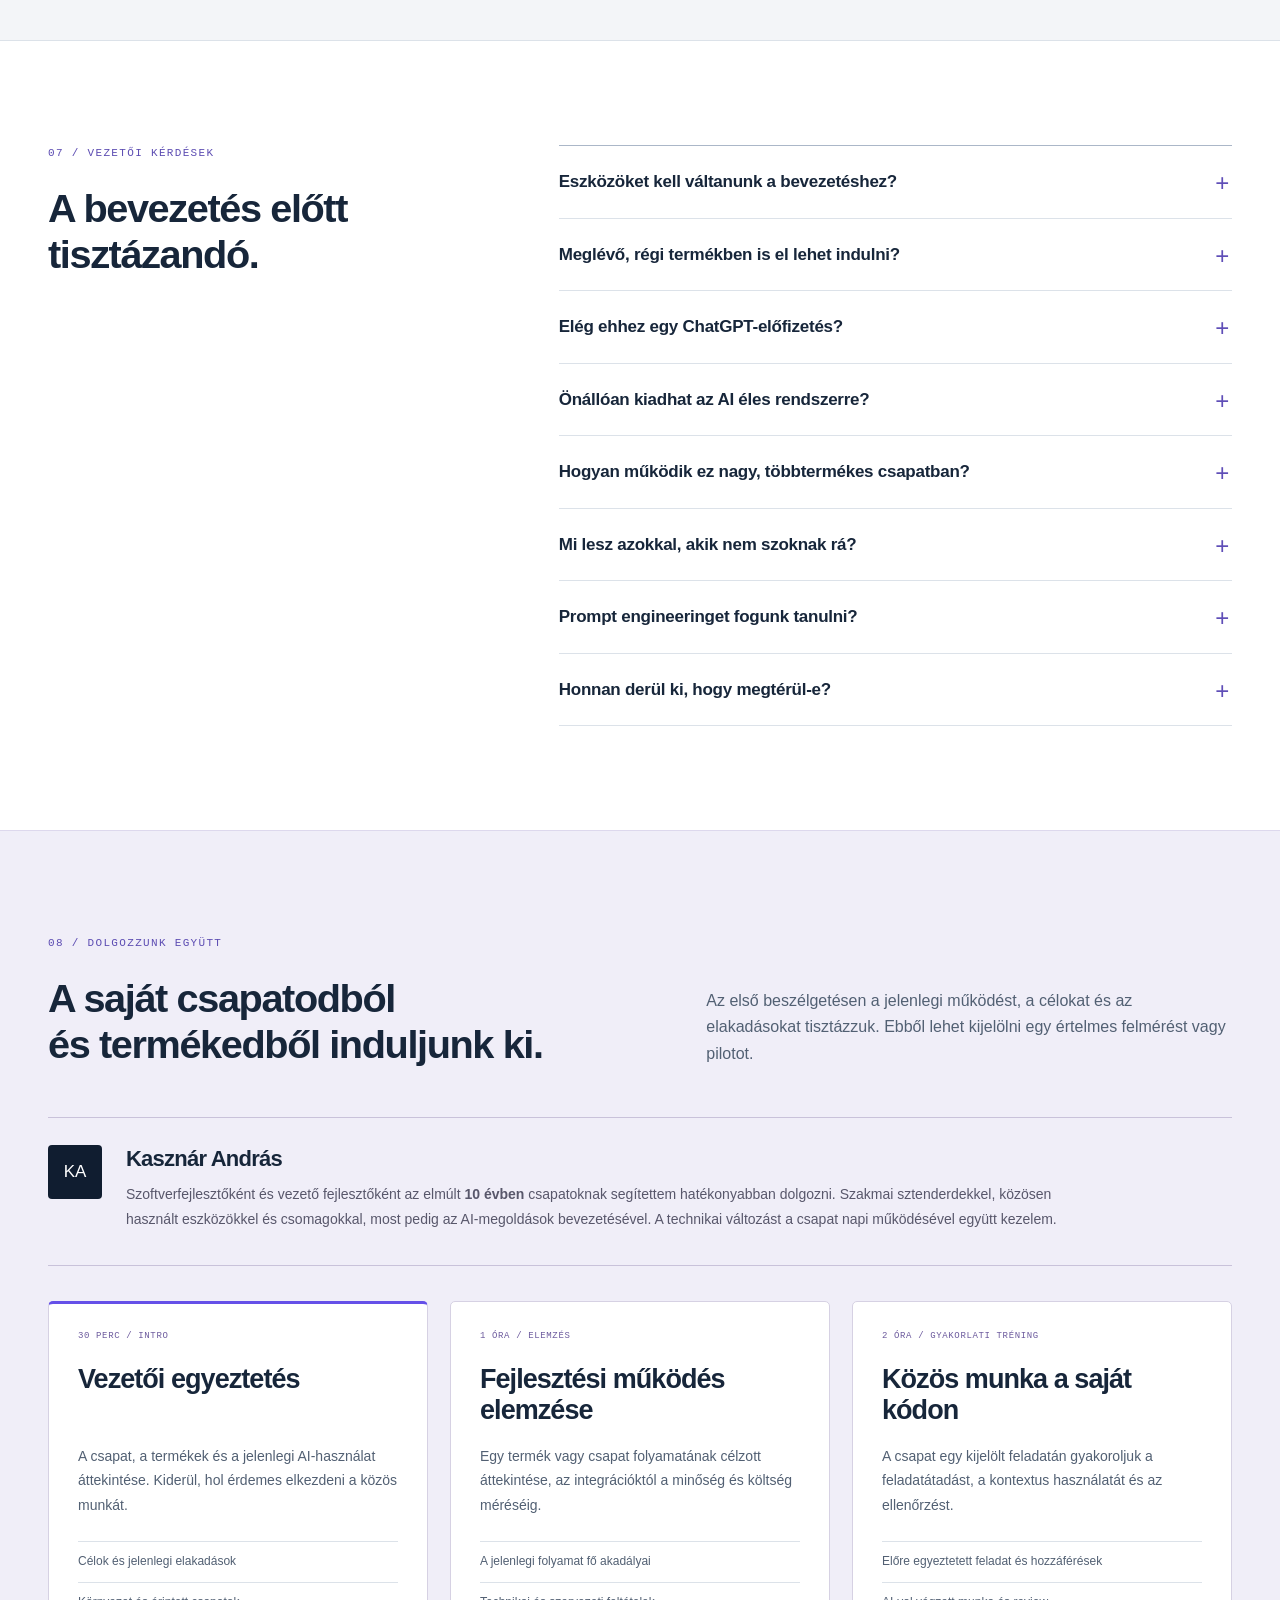
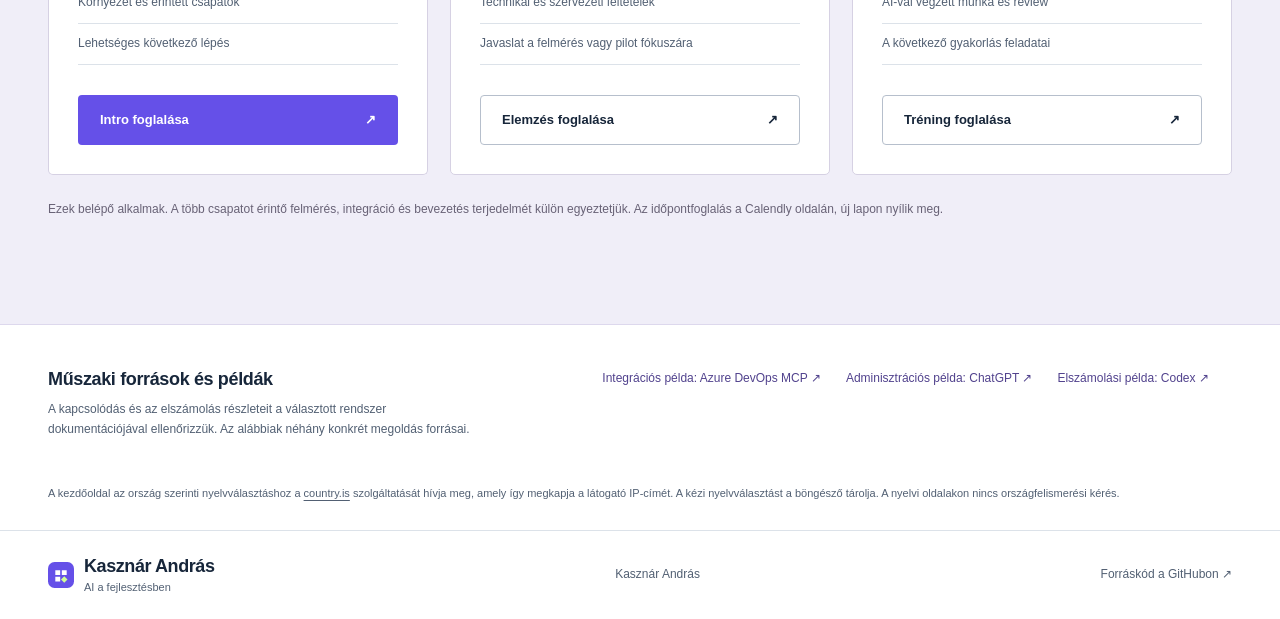
<file: site/hu/index.html>
<!doctype html>
<html lang="hu">
<head>
  <meta charset="utf-8">
  <meta name="viewport" content="width=device-width, initial-scale=1">
  <meta name="theme-color" content="#101d30">
  <meta name="robots" content="index,follow,max-image-preview:large">
  <title>AI a fejlesztésben — vállalati bevezetés | Kasznár András</title>
  <link rel="canonical" href="https://kasznare.github.io/AI-SDLC/hu/">
  <link rel="sitemap" type="application/xml" href="../sitemap.xml">
  <meta name="description" content="AI a meglévő fejlesztési folyamataidban. Integrációk, csapatok betanítása, mérés és tokenköltség-tervezés Kasznár Andrással.">
  <meta name="author" content="Kasznár András">
  <meta name="twitter:card" content="summary_large_image">
  <meta name="twitter:title" content="AI a fejlesztésben — vállalati bevezetés | Kasznár András">
  <meta name="twitter:description" content="AI a meglévő fejlesztési folyamataidban. Integrációk, csapatok betanítása, mérés és tokenköltség-tervezés Kasznár Andrással.">
  <meta name="twitter:image" content="https://kasznare.github.io/AI-SDLC/hu/social-preview.png">
  <meta name="twitter:image:alt" content="AI a fejlesztésben. Integrációk, csapatok, mérhető eredmények. Kasznár András.">
  <meta property="og:title" content="AI a fejlesztésben — vállalati bevezetés | Kasznár András">
  <meta property="og:description" content="AI a meglévő fejlesztési folyamataidban. Integrációk, csapatok betanítása, mérés és tokenköltség-tervezés Kasznár Andrással.">
  <meta property="og:type" content="website">
  <meta property="og:url" content="https://kasznare.github.io/AI-SDLC/hu/">
  <meta property="og:site_name" content="Kasznár András">
  <meta property="og:locale" content="hu_HU">
  <meta property="og:image" content="https://kasznare.github.io/AI-SDLC/hu/social-preview.png">
  <meta property="og:image:width" content="1200">
  <meta property="og:image:height" content="630">
  <meta property="og:image:alt" content="AI a fejlesztésben. Integrációk, csapatok, mérhető eredmények. Kasznár András.">
  <link rel="alternate" hreflang="hu" href="https://kasznare.github.io/AI-SDLC/hu/">
  <link rel="alternate" hreflang="en" href="https://kasznare.github.io/AI-SDLC/en/">
  <link rel="alternate" hreflang="de" href="https://kasznare.github.io/AI-SDLC/de/">
  <link rel="alternate" hreflang="x-default" href="https://kasznare.github.io/AI-SDLC/">
  <link rel="icon" type="image/svg+xml" href="../favicon.svg">
  <link rel="stylesheet" href="../styles.css?v=64e8ab5ecc03">
  <script type="module" src="../language.js?v=66852111e73c"></script>
  <script type="module" src="../app.js?v=28d64ddc12fe"></script>
  <script type="application/ld+json">{"@context": "https://schema.org", "@graph": [{"@type": "WebSite", "@id": "https://kasznare.github.io/AI-SDLC/#website", "url": "https://kasznare.github.io/AI-SDLC/", "name": "András Kasznár", "inLanguage": ["hu", "en", "de"]}, {"@type": "WebPage", "@id": "https://kasznare.github.io/AI-SDLC/hu/#webpage", "url": "https://kasznare.github.io/AI-SDLC/hu/", "name": "AI a fejlesztésben — vállalati bevezetés | Kasznár András", "description": "AI a meglévő fejlesztési folyamataidban. Integrációk, csapatok betanítása, mérés és tokenköltség-tervezés Kasznár Andrással.", "inLanguage": "hu", "isPartOf": {"@id": "https://kasznare.github.io/AI-SDLC/#website"}, "author": {"@id": "https://kasznare.github.io/AI-SDLC/#andras"}}, {"@type": "Person", "@id": "https://kasznare.github.io/AI-SDLC/#andras", "name": "Kasznár András", "jobTitle": "Szoftverfejlesztő és vezető fejlesztő", "url": "https://kasznare.github.io/AI-SDLC/hu/#rolam"}]}</script>
</head>
<body>
  <a class="skip-link" href="#tartalom">Ugrás a tartalomra</a>
  <header class="site-header"><div class="container header-inner">
    <a class="brand" href="#" aria-label="Kezdőlap"><img src="../favicon.svg" width="32" height="32" alt=""><span class="brand-text"><strong>Kasznár András</strong><small>AI a fejlesztésben</small></span></a>
    <button class="menu-toggle" type="button" aria-expanded="false" aria-controls="main-nav" aria-label="Navigáció megnyitása"><span></span><span></span></button>
    <nav id="main-nav" aria-label="Fő navigáció"><a href="#integraciok">Integrációk</a><a href="#folyamat">Bevezetés</a><a href="#meres">Mérés</a><a href="#koltsegek">Költségek</a><a class="nav-cta" href="#beszeljunk">Egyeztessünk <span aria-hidden="true">↗</span></a></nav>
    <nav class="language-switch" aria-label="Nyelv választása"><a href="../hu/" lang="hu" hreflang="hu" data-language="hu" aria-label="Magyar" aria-current="page">HU</a><a href="../en/" lang="en" hreflang="en" data-language="en" aria-label="English">EN</a><a href="../de/" lang="de" hreflang="de" data-language="de" aria-label="Deutsch">DE</a></nav>
  </div></header>
  <main id="tartalom">
    <section class="hero" aria-labelledby="hero-title"><div class="container">
      <div class="hero-grid"><div class="hero-copy">
        <p class="eyebrow">AI-NATÍV FEJLESZTÉS / VÁLLALATI CSAPATOKNAK</p>
        <h1 id="hero-title">Az AI helye a teljes<br>
fejlesztési <em>folyamatban.</em></h1>
        <p class="hero-lead">Az AI-t a csapatod meglévő eszközeihez, termékeihez és munkafolyamataihoz illesztjük. A feladatkezeléstől a fejlesztésen és tesztelésen át a kiadásig.</p>
        <div class="hero-actions"><a class="button button-primary" href="https://calendly.com/andraskasznar/30min" target="_blank" rel="noopener noreferrer" data-booking="intro">Egyeztessünk a csapatodról <span aria-hidden="true">↗</span></a><a class="text-link" href="#folyamat">Így épül fel a bevezetés <span aria-hidden="true">↓</span></a></div>
        <p class="hero-audience">CTO-knak, engineering leadeknek és fejlesztési vezetőknek.</p>
      </div>
      <figure class="delivery-map" aria-labelledby="map-caption">
        <figcaption id="map-caption"><span class="diagram-label">EGY VÁLTOZTATÁS ÚTJA</span><span class="diagram-note">Tervezési minta</span></figcaption>
        <ol class="delivery-path">
          <li><span class="path-no">01</span><div><strong>Feladat és termékkontextus</strong><span>Feladatkezelő · üzleti szabályok · dokumentáció</span></div><span class="path-tag">ÉRTELMEZÉS</span></li>
          <li><span class="path-no">02</span><div><strong>Fejlesztő + AI</strong><span>Meglévő repository · elkülönített munkakörnyezet</span></div><span class="path-tag">MÓDOSÍTÁS</span></li>
          <li><span class="path-no">03</span><div><strong>Pull request és CI</strong><span>Review · tesztek · biztonsági ellenőrzések</span></div><span class="path-tag">ELLENŐRZÉS</span></li>
          <li><span class="path-no">04</span><div><strong>Jóváhagyott kiadás</strong><span>Pipeline · futtatókörnyezet · visszaállítás</span></div><span class="path-tag">ÜZEMELTETÉS</span></li>
        </ol>
        <div class="map-feedback"><span aria-hidden="true">↳</span> Futási eredmény, hibák és költség vissza a csapathoz</div>
        <div class="map-controls"><span>Hozzáférések</span><span>Felelősök</span><span>Költségkeret</span></div>
      </figure></div>
      <div class="hero-bottom"><span>MEGLÉVŐ TERMÉKEKBEN. NAPI MUNKÁBAN.</span><div><span>Eszközök</span><span>Folyamatok</span><span>Csapatok</span><span>Eredmények</span></div></div>
    </div></section>

    <section id="szemlelet" class="section proposition"><div class="container proposition-grid">
      <div><p class="eyebrow">01 / A FELADAT</p><h2>Az egyéni használattól<br>
a közös működésig.</h2></div>
      <div><p class="lead">Egy fejlesztő már gyorsabban dolgozik az AI-val. A csapat szintjén közben lehet, hogy nő a review-terhelés, szétszóródik a tudás, és senki nem látja a tényleges költséget.</p><p>A bevezetés során a teljes munkafolyamatot kell rendbe tenni: honnan kap kontextust az AI, mit végezhet önállóan, ki veszi át a munkáját, és miből látjuk, hogy megérte.</p><div class="principle"><strong>Az eszköztár a szükséges mértékben bővüljön.</strong><p>A meglévő AI-előfizetésekre, fejlesztői eszközökre és belső rendszerekre építünk. Új terméket akkor választunk, ha egy konkrét hozzáférési, integrációs vagy üzemeltetési igény indokolja.</p></div></div>
    </div></section>

    <section id="integraciok" class="section section-tint"><div class="container"><span id="beallitasok" class="anchor-alias"></span>
      <div class="section-heading"><div><p class="eyebrow">02 / RENDSZEREK ÉS INTEGRÁCIÓK</p><h2>A meglévő rendszerhez<br>
illesztjük az AI-t.</h2></div><p>A munkamódszer különböző eszköztárakban is alkalmazható. Feladatkezelő, kódtár, tesztelés, kiadás és belső tudás: azt kapcsoljuk össze, amivel a csapat már dolgozik. A konkrét integrációkat ehhez tervezzük meg.</p></div>
      <div class="integration-table">
        <div class="integration-head"><span>Kapcsolódási pont</span><span>Mit kell megoldani?</span><span>Bevezetéskor tisztázandó</span></div>
        <article class="integration-row"><div><h3>Backlog és terméktudás</h3><span>Például Jira, Azure Boards vagy saját rendszer</span></div><p>Feladatok, elfogadási feltételek és üzleti szabályok elérése; az eredmény visszakötése a feladathoz.</p><p>API vagy MCP; olvasási és írási jogok; érzékeny adatok; a források frissessége.</p></article>
        <article class="integration-row"><div><h3>Kód és code review</h3><span>Például GitHub, GitLab vagy Azure Repos</span></div><p>Munka a meglévő termékben: kódszokások, függőségek, tesztek és pull requestek.</p><p>Repositorynkénti szabályok, branch protection, kijelölt reviewer és változtatási határok.</p></article>
        <article class="integration-row"><div><h3>Build, teszt és kiadás</h3><span>Például Jenkins, GitHub Actions vagy Azure Pipelines</span></div><p>A módosítás a megszokott CI/CD folyamaton megy végig. A hibás build és a teszteredmény visszajut a fejlesztőhöz.</p><p>Kötelező ellenőrzések, izolált futtatás, artifactok és kiadás előtti jóváhagyás.</p></article>
        <article class="integration-row"><div><h3>Cloud és futtatókörnyezet</h3><span>Publikus cloud · saját infrastruktúra · hibrid környezet</span></div><p>Fejlesztői és tesztkörnyezet, hálózati elérés, naplók és infrastruktúra-kód kezelése.</p><p>Környezetszétválasztás, gépi identitások, secretkezelés, erőforráskorlátok és rollback.</p></article>
        <article class="integration-row"><div><h3>Vállalati hozzáférés</h3><span>Identitás · adatkezelés · adminisztráció</span></div><p>Szerepkörök, belépő és távozó kollégák, engedélyezett modellek és külső kapcsolatok kezelése.</p><p>SSO/SCIM igény, adatok továbbítása és megőrzése, naplózhatóság, csomagfüggő kontrollok.</p></article>
      </div>
      <div class="integration-note"><strong>A csatlakozás módját a rendszerhez választjuk.</strong><p>Ahol van kész integráció, azt használjuk. Máshol API, MCP, CLI vagy célzott automatizáció lehet a kapcsolat alapja. A pilotban kipróbáljuk, hogy a szükséges műveletek a megfelelő jogosultságokkal elvégezhetők-e.</p></div>
    </div></section>

    <section id="folyamat" class="section"><div class="container">
      <div class="section-heading"><div><p class="eyebrow">03 / BEVEZETÉS</p><h2>Egy terméken bizonyítunk.<br>
Utána terjesztjük ki.</h2></div><p>A pilot valódi backlogból dolgozik, kijelölt felelőssel és előre rögzített értékeléssel. Az ütemezést a hozzáférések, a termék állapota és a csapat kapacitása alapján állítjuk össze.</p></div>
      <ol class="rollout-list">
        <li><span class="stage-index">01</span><div><h3>Felmérés és kiinduló mérés</h3><p>Termékek, csapatok, folyamatok, hozzáférések és meglévő AI-használat áttekintése. Kiválasztjuk, hol érdemes kezdeni.</p></div><div class="stage-output"><span>ÁTADHATÓ EREDMÉNY</span><strong>Rendszertérkép, pilotfeladatok, mérési terv</strong><small>Döntés: adottak-e a pilot feltételei?</small></div></li>
        <li><span class="stage-index">02</span><div><h3>Pilot a meglévő termékben</h3><p>Hibajavítás, tesztbővítés vagy körülhatárolt funkció. Együtt állítjuk be a projektkontextust, az integrációkat és az ellenőrzést.</p></div><div class="stage-output"><span>ÁTADHATÓ EREDMÉNY</span><strong>Átnézett változtatások és mért költség</strong><small>Döntés: folytatjuk, módosítjuk vagy leállítjuk?</small></div></li>
        <li><span class="stage-index">03</span><div><h3>Bevezetés több csapatban</h3><p>Közös alapbeállítások, termékspecifikus szabályok, belső segítők és csapatonkénti betanulás. A platformért és az AI-használatért is van felelős.</p></div><div class="stage-output"><span>ÁTADHATÓ EREDMÉNY</span><strong>Bevezetési csomag, felelősségek, oktatási terv</strong><small>Döntés: melyik csapat áll készen a következő körre?</small></div></li>
        <li><span class="stage-index">04</span><div><h3>Rendszeres felülvizsgálat</h3><p>Használat, minőség, átfutás és költség közös áttekintése. A modellek és az eszközök változását a saját feladatokon értékeljük.</p></div><div class="stage-output"><span>ÁTADHATÓ EREDMÉNY</span><strong>Havi értékelés és következő javítások</strong><small>Döntés: hol hoz értéket, és hol kell változtatni?</small></div></li>
      </ol>
      <div class="download-row"><p>A felméréshez összegyűjtendő kérdések és a pilot döntési pontjai egy dokumentumban.</p><a class="text-link" href="./pilot-plan.md" download>Pilot tervezési sablon <span aria-hidden="true">↓</span></a></div>
    </div></section>

    <section id="csapatok" class="section adoption"><div class="container adoption-grid">
      <div class="adoption-copy"><p class="eyebrow">04 / TANULÁS ÉS MEGSZOKÁS</p><h2>A tréning után<br>
kezdődik a bevezetés.</h2><p class="lead">A napi munkában kell kialakulnia annak, mikor nyúlunk az AI-hoz, hogyan adjuk át a kontextust, és hogyan vesszük át az eredményt.</p><p>A csapat saját feladatain tanul. A vezető időt biztosít a gyakorlásra, a tapasztalt kollégák megosztják a működő megoldásokat, az elakadások pedig bekerülnek a következő közös alkalomba.</p><div class="learning-rhythm"><span>Közös feladat</span><span>Páros munka</span><span>Önálló használat</span><span>Heti esetmegbeszélés</span></div></div>
      <div class="adoption-roles"><article><span>FEJLESZTŐK ÉS QA</span><h3>A saját kódon gyakorolnak.</h3><p>Feladatbontás, projektkontextus, tesztek, hibakeresés és review. Külön foglalkozunk a rossz eredmények felismerésével és javításával.</p></article><article><span>TECH LEADEK ÉS VEZETŐK</span><h3>Közös működést alakítanak ki.</h3><p>Mikor használjuk az AI-t? Mit várunk egy PR-től? Ki segít az elakadásnál? Mennyi review-kapacitás kell, és mit mérünk csapatszinten?</p></article><article><span>PLATFORM, OPERATIONS, SECURITY</span><h3>Üzemeltethető keretet adnak.</h3><p>Hozzáférések, integrációk, futtatókörnyezet, naplózás, költségkeretek és incidensek kezelése. A helyi szabályok bekerülnek a bevezetési csomagba.</p></article></div>
    </div></section>

    <section id="meres" class="section"><div class="container">
      <div class="section-heading"><div><p class="eyebrow">05 / EREDMÉNY ÉS MINŐSÉG</p><h2>A több generált kód<br>
még nem eredmény.</h2></div><p>A pilot előtt rögzítjük a kiinduló állapotot. Hasonló feladattípusokat hasonlítunk össze, és a review-ra, javításra, betanulásra fordított időt is beleszámítjuk.</p></div>
      <div class="metrics-grid"><article><span class="metric-no">01 / ÁTFUTÁS</span><h3>Mikor kerül ki<br>
a változtatás?</h3><p>A munka kezdetétől a kiadásig eltelt idő, review-várakozás és elakadás. Feladattípusonként mediánt és szóródást nézünk.</p></article><article><span class="metric-no">02 / MINŐSÉG</span><h3>Mennyi javítás<br>
marad utána?</h3><p>Review-körök, újranyitott feladatok, kiadás utáni hibák és visszaállítások. A gyorsulást ezekkel együtt értékeljük.</p></article><article><span class="metric-no">03 / HASZNÁLAT</span><h3>Beépült-e<br>
a napi munkába?</h3><p>Rendszeres használat feladattípusonként, elakadások és csapat-visszajelzés. Megnézzük azt is, miért marad el a használat.</p></article><article><span class="metric-no">04 / GAZDASÁGOSSÁG</span><h3>Mibe kerül egy<br>
elfogadott változtatás?</h3><p>AI-fogyasztás, előfizetés, CI/cloud, fejlesztői és review-idő. A sikertelen próbák költsége is része a számításnak.</p></article></div>
      <div class="measurement-rule"><strong>A pilot végén legyen döntés.</strong><p>Előre meghatározott minőségi és költségkorlát mellett javult-e a működés? A célértékeket a saját kiinduló adatokból állítjuk be. A csapatszintű mérésből fejlesztési döntés készül, személyes ranglista helyett.</p></div>
    </div></section>

    <section id="koltsegek" class="section section-tint"><div class="container">
      <div class="section-heading"><div><p class="eyebrow">06 / TOKENEK ÉS TELJES KÖLTSÉG</p><h2>Mennyibe kerül<br>
a napi használat?</h2></div><p>A tokenfogyasztást a feladat, a modell, a kontextus és az ismétlések együtt határozzák meg. A pilot során futási adatokból becslünk, majd havi keretet és túllépés esetén követendő eljárást állítunk be.</p></div>
      <div class="billing-models"><article><span>FEJLESZTŐI ELŐFIZETÉS</span><h3>Licencek és használati keretek</h3><p>A felhasználói díj, a csomagban foglalt használat és az esetleges többletfogyasztás az adott szerződéstől függ. A ChatGPT/Codex előfizetés kerete nem számolható át egyszerűen API-tokenárakból.</p></article><article><span>API ÉS AUTOMATIZÁCIÓ</span><h3>Fogyasztásalapú tervezés</h3><p>Külön számoljuk a normál inputot, a kedvezményes cache-elt inputot és az outputot. A teljes futás összes modellhívása, a reasoning és az újrapróbálkozások is számítanak.</p></article></div>
      <div class="calculator" aria-labelledby="calculator-title">
        <div class="calculator-inputs"><div class="calculator-heading"><div><p class="eyebrow">TERVEZÉSI SEGÉDLET</p><h3 id="calculator-title">API-tokenköltség becslése</h3></div><span class="example-label">Szemléltető alapértékek</span></div>
          <p class="calculator-intro" id="calculator-help">A díjak szerkeszthető példák, nem aktuális modellárak vagy árajánlatok. A saját szerződésed díjaival és a pilot fogyasztásával számolj. Minden összeg USD, adók nélkül.</p>
          <form id="cost-form" aria-describedby="calculator-help"><fieldset id="cost-fields" disabled><legend class="sr-only">Havi API-használat és egységárak</legend>
            <div class="field-grid"><label>Aktív fejlesztők<input name="developers" type="number" min="0" max="100000" step="1" value="10" required></label><label>AI-feladat / fő / nap<input name="tasks" type="number" min="0" max="1000" step="1" value="5" required></label><label>Munkanap / hónap<input name="days" type="number" min="1" max="31" step="1" value="20" required></label><label>Futás / feladat, ismétlésekkel<input name="runs" type="number" min="1" max="100" step="0.1" value="1.3" required></label><label>Input token / teljes futás<input name="input" type="number" min="0" max="1000000000" step="1" value="500000" required></label><label>Output token / teljes futás<input name="output" type="number" min="0" max="1000000000" step="1" value="50000" required></label></div>
            <p class="field-note">Egy futás több modellhívásból állhat. Az input ezek összesített bemenete, az output az összes számlázott kimenet, a reasoninggel együtt.</p>
            <details class="price-settings" open><summary>Egységárak és cache-arány</summary><div class="field-grid"><label>Input díja / 1 M token (USD)<input name="inputRate" type="number" min="0" max="1000000" step="0.01" value="2" required></label><label>Output díja / 1 M token (USD)<input name="outputRate" type="number" min="0" max="1000000" step="0.01" value="10" required></label><label>Cache-elt input díja / 1 M (USD)<input name="cachedRate" type="number" min="0" max="1000000" step="0.01" value="0.5" required></label><label>Cache-elt input aránya (%)<input name="cache" type="number" min="0" max="100" step="1" value="30" required></label></div></details>
            <button class="reset-button" type="reset">Példaértékek visszaállítása</button>
          </fieldset></form>
          <noscript><p class="notice">Az interaktív becslőhöz JavaScript szükséges. A számítás képlete és a költségtételek alább olvashatók.</p></noscript>
        </div>
        <div class="calculator-result"><p class="eyebrow">BECSÜLT HAVI API-TOKENKÖLTSÉG</p><div class="estimate" aria-live="polite" aria-atomic="true"><strong id="monthly-cost">—</strong><span>USD / hó</span><p id="cost-status">A becslés a megadott feltételekkel számol.</p></div><dl class="cost-breakdown"><div><dt>Tervezett feladat</dt><dd id="monthly-tasks">—</dd></div><div><dt>Futás, ismétlésekkel</dt><dd id="monthly-runs">—</dd></div><div><dt>Input összesen</dt><dd id="monthly-input">—</dd></div><div><dt>Output összesen</dt><dd id="monthly-output">—</dd></div><div><dt>Tokenköltség / tervezett feladat</dt><dd id="task-cost">—</dd></div></dl><p class="result-note">Ez a tokenköltség egy komponense a teljes keretnek. A licencek, eszközhívások, külön cache-írási díjak, CI/cloud és a munkaidő nincsenek benne. A becslő nem számítja ki az előfizetésben foglalt használatot.</p><a class="text-link" href="https://learn.chatgpt.com/docs/pricing" target="_blank" rel="noopener noreferrer">Előfizetés és API elszámolása ↗</a></div>
      </div>
      <details class="cost-method"><summary>A számítás képlete és a teljes költségkeret</summary><div><p><strong>Havi futások</strong> = fejlesztők × napi feladatok × munkanapok × futás/feladat.</p><p><strong>Tokenköltség</strong> = havi futások × [input × ((1 − cache-arány) × inputdíj + cache-arány × cachedíj) + output × outputdíj] / 1 000 000.</p><p>A cache-arány a képletben 0 és 1 közötti szám. A fogyasztási átlagok a teljes futásra vonatkoznak; több modell esetén modellenként kell számolni, majd összeadni.</p><p><strong>A teljes kerethez még felvesszük:</strong> felhasználói licencek és többlethasználat; eszköz- és infrastruktúradíjak; integráció és üzemeltetés; oktatás, gyakorlás és review munkaideje. A havi riasztási szintet és a tényleges leállítási korlátot külön ellenőrizzük.</p><p><a href="https://developers.openai.com/api/docs/guides/agents-api/observability#what-contributes-to-cost" target="_blank" rel="noopener noreferrer">Mi számít bele egy agent futásának költségébe? ↗</a></p></div></details>
    </div></section>

    <section id="kerdesek" class="section"><div class="container faq-layout"><div><p class="eyebrow">07 / VEZETŐI KÉRDÉSEK</p><h2>A bevezetés előtt<br>
tisztázandó.</h2></div><div class="faq-list">
      <details><summary>Eszközöket kell váltanunk a bevezetéshez?</summary><p>A meglévő eszköztárból indulunk ki, akár több szolgáltató és saját fejlesztésű rendszer együtt adja a környezetet. A munkamódszert és az integrációkat ehhez igazítjuk. A felmérésben derül ki, mely kapcsolatok adottak, és hol szükséges további kialakítás.</p></details>
      <details><summary>Meglévő, régi termékben is el lehet indulni?</summary><p>Igen, ha kijelölünk egy érthető, ellenőrizhető feladatot. Feltérképezzük a függőségeket és az üzleti szabályokat, szükség esetén előbb a jelenlegi működést rögzítő teszteket készítünk. A pilot határát a termék állapotához és a kiadási folyamathoz igazítjuk.</p></details>
      <details><summary>Elég ehhez egy ChatGPT-előfizetés?</summary><p>Egyéni próbához jó kiindulópont. Vállalati bevezetésnél a központi hozzáférések, adatkezelés, adminisztráció és elszámolás alapján választunk csomagot. A CI-ből futó automatizáció API-használata külön tétel lehet. A szükséges integrációkat a meglévő eszközök és a vállalati előírások határozzák meg.</p></details>
      <details><summary>Önállóan kiadhat az AI éles rendszerre?</summary><p>A bevezetés részeként műveletenként rögzítjük az önállóság határát. Kiindulásként az AI elkülönített környezetben dolgozik, a módosítás PR-ba kerül, a kiadás pedig a kijelölt felelős és a pipeline ellenőrzései után történik. A jóváhagyási szabályt technikailag is érvényesíteni kell.</p></details>
      <details><summary>Hogyan működik ez nagy, többtermékes csapatban?</summary><p>Közös alapelvekkel és termékenkénti kiegészítésekkel. Kell felelős a platformért, a repository szabályaiért és a csapatok támogatásáért. A bevezetés hullámokban történik; a hozzáférés, az oktatás és a mérés minden új csapatnál a folyamat része.</p></details>
      <details><summary>Mi lesz azokkal, akik nem szoknak rá?</summary><p>Megnézzük az okát: hiányzik a hozzáférés, rossz a feladatválasztás, nincs idő gyakorolni, vagy nem megbízható az eredmény? Saját feladatokon végzett páros munka és rövid utánkövetés segít. A használat értelmét az adott munkában kell megmutatni.</p></details>
      <details><summary>Prompt engineeringet fogunk tanulni?</summary><p>A prompttrükköknek túl nagy szerepet tulajdonítanak. A munkában a világos feladat, az elérhető projektkontextus, a használható eszközök és az ellenőrzés számít. Ezeket gyakoroljuk a csapat kódján, és a működő megállapodásokat projektutasításokban rögzítjük.</p></details>
      <details><summary>Honnan derül ki, hogy megtérül-e?</summary><p>A pilot során a teljes ráfordítást és a minőséget is mérjük. A gyorsabb kódírás csak akkor hasznos, ha a review-val, javítással és üzemeltetéssel együtt javít a folyamaton. A folytatásról ezekből az adatokból, előre kijelölt döntési ponton határozunk.</p></details>
    </div></div></section>

    <section id="beszeljunk" class="section contact-section"><div class="container">
      <div class="section-heading"><div><p class="eyebrow">08 / DOLGOZZUNK EGYÜTT</p><h2>A saját csapatodból<br>
és termékedből induljunk ki.</h2></div><p>Az első beszélgetésen a jelenlegi működést, a célokat és az elakadásokat tisztázzuk. Ebből lehet kijelölni egy értelmes felmérést vagy pilotot.</p></div>
      <div id="rolam" class="about-strip"><span class="about-initials" aria-hidden="true">KA</span><div><h3>Kasznár András</h3><p>Szoftverfejlesztőként és vezető fejlesztőként az elmúlt <strong>10 évben</strong> csapatoknak segítettem hatékonyabban dolgozni. Szakmai sztenderdekkel, közösen használt eszközökkel és csomagokkal, most pedig az AI-megoldások bevezetésével. A technikai változást a csapat napi működésével együtt kezelem.</p></div></div>
      <div class="offer-grid">
        <article class="offer-card offer-intro"><span class="offer-duration">30 PERC / INTRO</span><h3>Vezetői egyeztetés</h3><p>A csapat, a termékek és a jelenlegi AI-használat áttekintése. Kiderül, hol érdemes elkezdeni a közös munkát.</p><ul><li>Célok és jelenlegi elakadások</li><li>Környezet és érintett csapatok</li><li>Lehetséges következő lépés</li></ul><a class="button button-primary" href="https://calendly.com/andraskasznar/30min" target="_blank" rel="noopener noreferrer" data-booking="intro">Intro foglalása <span aria-hidden="true">↗</span></a></article>
        <article class="offer-card"><span class="offer-duration">1 ÓRA / ELEMZÉS</span><h3>Fejlesztési működés elemzése</h3><p>Egy termék vagy csapat folyamatának célzott áttekintése, az integrációktól a minőség és költség méréséig.</p><ul><li>A jelenlegi folyamat fő akadályai</li><li>Technikai és szervezeti feltételek</li><li>Javaslat a felmérés vagy pilot fókuszára</li></ul><a class="button button-outline" href="https://calendly.com/andraskasznar/elemzes" target="_blank" rel="noopener noreferrer" data-booking="analysis">Elemzés foglalása <span aria-hidden="true">↗</span></a></article>
        <article class="offer-card"><span class="offer-duration">2 ÓRA / GYAKORLATI TRÉNING</span><h3>Közös munka a saját kódon</h3><p>A csapat egy kijelölt feladatán gyakoroljuk a feladatátadást, a kontextus használatát és az ellenőrzést.</p><ul><li>Előre egyeztetett feladat és hozzáférések</li><li>AI-val végzett munka és review</li><li>A következő gyakorlás feladatai</li></ul><a class="button button-outline" href="https://calendly.com/andraskasznar/gyakorlati-ai-nativ-fejlesztesi-trening" target="_blank" rel="noopener noreferrer" data-booking="training">Tréning foglalása <span aria-hidden="true">↗</span></a></article>
      </div><p class="offers-note">Ezek belépő alkalmak. A több csapatot érintő felmérés, integráció és bevezetés terjedelmét külön egyeztetjük. Az időpontfoglalás a Calendly oldalán, új lapon nyílik meg.</p>
    </div></section>
    <section class="sources container" aria-labelledby="sources-title"><div><h2 id="sources-title">Műszaki források és példák</h2><p>A kapcsolódás és az elszámolás részleteit a választott rendszer dokumentációjával ellenőrizzük. Az alábbiak néhány konkrét megoldás forrásai.</p></div><div class="source-links"><a href="https://learn.microsoft.com/en-us/azure/devops/mcp-server/mcp-server-overview?view=azure-devops" target="_blank" rel="noopener noreferrer">Integrációs példa: Azure DevOps MCP ↗</a><a href="https://learn.chatgpt.com/docs/enterprise/work-admin-faq#core-administrative-controls" target="_blank" rel="noopener noreferrer">Adminisztrációs példa: ChatGPT ↗</a><a href="https://learn.chatgpt.com/docs/pricing" target="_blank" rel="noopener noreferrer">Elszámolási példa: Codex ↗</a></div></section>
  </main>
  <p class="language-notice container">A kezdőoldal az ország szerinti nyelvválasztáshoz a <a href="https://country.is/" rel="noreferrer">country.is</a> szolgáltatását hívja meg, amely így megkapja a látogató IP-címét. A kézi nyelvválasztást a böngésző tárolja. A nyelvi oldalakon nincs országfelismerési kérés.</p>
  <footer class="site-footer"><div class="container footer-inner"><a class="brand" href="#" aria-label="Kezdőlap"><img src="../favicon.svg" width="26" height="26" alt=""><span class="brand-text"><strong>Kasznár András</strong><small>AI a fejlesztésben</small></span></a><a href="#rolam">Kasznár András</a><a href="https://github.com/kasznare/AI-SDLC" target="_blank" rel="noopener noreferrer">Forráskód a GitHubon ↗</a></div></footer>
</body>
</html>
</file>
<file: site/styles.css>
@charset "UTF-8";
:root{--navy:#101d30;--ink:#17263a;--muted:#526073;--paper:#fff;--tint:#f3f5f8;--line:#dce2e9;--purple:#6550e8;--accent:#b9b0ff;--mono:ui-monospace,SFMono-Regular,Consolas,monospace;--sans:Inter,"Avenir Next",Avenir,"Segoe UI",sans-serif}
*{box-sizing:border-box}html{scroll-behavior:smooth;scroll-padding-top:95px}body{margin:0;background:var(--paper);color:var(--ink);font:16px/1.65 var(--sans);-webkit-font-smoothing:antialiased}h1,h2,h3,p,figure{margin:0}h1,h2,h3{line-height:1.15;letter-spacing:-.035em}h1{font-size:clamp(42px,4.5vw,66px);font-weight:650}h2{font-size:clamp(32px,3.1vw,44px);font-weight:650}h3{font-size:22px;font-weight:650}a{color:inherit;text-decoration:none}a,button{touch-action:manipulation}button,input{font:inherit}button{cursor:pointer}button:disabled{cursor:default}a:focus-visible,button:focus-visible,summary:focus-visible,input:focus-visible{outline:3px solid var(--purple);outline-offset:5px}input:focus-visible{outline-offset:2px}::selection{background:#d9d3ff;color:var(--navy)}.container{width:min(100% - 96px,1240px);margin-inline:auto}.section{padding:104px 0}.section-tint{background:var(--tint);border-block:1px solid var(--line)}.eyebrow{font:11px/1.6 var(--mono);letter-spacing:.12em;color:#5c4cb2;margin-bottom:23px}.lead{font-size:21px;line-height:1.65;letter-spacing:-.015em}.section-heading{display:grid;grid-template-columns:1.1fr 1fr;gap:80px;align-items:end;margin-bottom:50px}.section-heading>p{color:var(--muted);max-width:520px}.text-link{display:inline-flex;align-items:center;gap:14px;font-weight:600;font-size:14px;border-bottom:1px solid currentColor;padding-bottom:4px}.text-link:hover{color:var(--purple)}.button{display:inline-flex;align-items:center;justify-content:space-between;gap:24px;min-height:50px;padding:13px 21px;font-size:14px;font-weight:600;border:1px solid transparent;border-radius:4px;line-height:1.5;transition:background .15s,color .15s}.button-primary{background:var(--purple);color:#fff}.button-primary:hover{background:#5440ce}.button-outline{border-color:#b6bfcc;color:var(--ink)}.button-outline:hover{background:#e9edf4;border-color:var(--ink)}.sr-only{position:absolute;width:1px;height:1px;padding:0;margin:-1px;overflow:hidden;clip:rect(0,0,0,0);white-space:nowrap;border:0}.anchor-alias{display:block;scroll-margin-top:100px}.skip-link{position:fixed;top:-90px;left:20px;z-index:100;padding:10px 20px;background:var(--purple);color:#fff;border-radius:3px}.skip-link:focus{top:12px}
.site-header{position:sticky;top:0;z-index:50;background:rgba(255,255,255,.97);border-bottom:1px solid var(--line)}.header-inner{height:78px;display:flex;justify-content:space-between;align-items:center;gap:28px}.brand{display:inline-flex;gap:10px;align-items:center;font-size:21px;letter-spacing:-.055em;white-space:nowrap}.brand img{display:block}.brand strong{font-weight:750}nav{display:flex;gap:30px;align-items:center;font-size:13px;font-weight:550}nav a:hover{color:var(--purple)}.nav-cta{display:flex;gap:25px;background:var(--navy);color:white;padding:10px 18px;border-radius:3px}nav .nav-cta:hover{background:#243752;color:white}.menu-toggle{display:none;border:0;background:none;width:44px;height:44px;padding:10px}.menu-toggle span{display:block;height:2px;background:var(--ink);margin:6px 0}
.hero{background:var(--navy);color:white;padding:84px 0 0;overflow:hidden}.hero-grid{display:grid;grid-template-columns:1.1fr 1fr;gap:64px;align-items:center;padding-bottom:76px}.hero .eyebrow{color:var(--accent);font-size:10px}.hero h1{max-width:660px}.hero h1 em{font-style:normal;color:var(--accent)}.hero-lead{font-size:19px;line-height:1.7;color:#c6ceda;max-width:570px;margin:28px 0 31px}.hero-actions{display:flex;flex-wrap:wrap;gap:24px;align-items:center}.hero .button-primary{background:#c1b8ff;color:#111b2c}.hero .button-primary:hover{background:#d5cfff}.hero .text-link{font-size:13px;color:#e2e6ec}.hero .text-link:hover{color:var(--accent)}.hero-audience{font-size:12px;color:#a7b4c6;margin-top:26px}.delivery-map{border:1px solid #39475b;background:#152439;border-radius:6px;padding:25px 26px;box-shadow:0 20px 50px #060c1530}.delivery-map figcaption{display:flex;justify-content:space-between;gap:12px;align-items:center;padding-bottom:22px;border-bottom:1px solid #354458}.diagram-label{font:10px/1.5 var(--mono);letter-spacing:.1em;color:#c4cddd}.diagram-note{font-size:10px;color:#96a6bc}.delivery-path{list-style:none;padding:0;margin:5px 0 0}.delivery-path li{display:flex;align-items:center;gap:15px;position:relative;padding:25px 0;border-bottom:1px solid #2a3b51}.path-no{display:grid;place-items:center;flex-shrink:0;width:30px;height:30px;border:1px solid #52617b;color:#d0c8ff;font:10px var(--mono);border-radius:3px}.delivery-path strong{font-size:14px;font-weight:550;display:block}.delivery-path div>span{font-size:10px;display:block;color:#a6b4c6;margin-top:5px}.path-tag{margin-left:auto;font:8px var(--mono);letter-spacing:.04em;color:#afc5d9}.map-feedback{color:#bac7d9;font-size:11px;padding:19px 0 20px;display:flex;gap:12px}.map-feedback>span{color:var(--accent);font-size:18px;line-height:1}.map-controls{border-top:1px solid #354458;padding-top:17px;display:flex;gap:22px;font-size:10px;color:#c7cfe0}.map-controls span:before{content:"";display:inline-block;width:5px;height:5px;border:1px solid #a99ded;margin-right:7px}.hero-bottom{border-top:1px solid #344155;display:flex;justify-content:space-between;align-items:center;gap:24px;padding:24px 0;color:#b2bfd0}.hero-bottom>span{font:9px/1.5 var(--mono);letter-spacing:.12em}.hero-bottom>div{display:flex;gap:36px;font-size:12px}
.proposition-grid{display:grid;grid-template-columns:1.1fr 1fr;gap:80px}.proposition-grid .lead{margin-bottom:20px}.proposition-grid>div>p:not(.lead){color:var(--muted)}.principle{border-left:3px solid var(--purple);padding-left:22px;margin-top:30px}.principle strong{font-size:16px}.principle p{color:var(--muted);font-size:14px;margin-top:8px}.integration-head,.integration-row{display:grid;grid-template-columns:1fr 1.25fr 1.1fr;gap:40px}.integration-head{font:10px var(--mono);letter-spacing:.07em;text-transform:uppercase;color:var(--muted);padding:0 0 18px;border-bottom:1px solid #afbac9}.integration-row{padding:28px 0;border-bottom:1px solid #d7dee8}.integration-row h3{font-size:18px;margin-bottom:9px}.integration-row div>span{font-size:11px;color:#667285;display:block}.integration-row p{font-size:14px;color:var(--muted)}.integration-row>p:last-child{font-size:13px}.integration-note{margin-top:29px;display:grid;grid-template-columns:1fr 2.5fr;gap:40px;font-size:13px}.integration-note strong{font-weight:600}.integration-note p{color:var(--muted)}.integration-note a,.cost-method a{color:#5141a2;text-decoration:underline;text-underline-offset:3px}
.rollout-list{list-style:none;margin:0;padding:0;border-top:1px solid #adb8c8}.rollout-list li{display:grid;grid-template-columns:65px 1.35fr 1fr;gap:35px;padding:31px 0;border-bottom:1px solid var(--line)}.stage-index{font:15px var(--mono);color:var(--purple);padding-top:4px}.rollout-list h3{font-size:23px;margin-bottom:12px}.rollout-list p{color:var(--muted);font-size:15px;max-width:535px}.stage-output{border-left:1px solid var(--line);padding-left:34px;display:flex;flex-direction:column;gap:8px;justify-content:center}.stage-output>span{font:9px var(--mono);letter-spacing:.07em;color:#667285}.stage-output strong{font-size:15px;font-weight:550;line-height:1.6}.stage-output small{font-size:12px;color:#687486}.download-row{margin-top:30px;display:flex;align-items:center;justify-content:space-between;gap:30px}.download-row p{font-size:13px;color:var(--muted);max-width:630px}.download-row a{flex-shrink:0}
.adoption{background:var(--navy);color:#fff}.adoption-grid{display:grid;grid-template-columns:1fr 1fr;gap:110px}.adoption .eyebrow{color:var(--accent)}.adoption .lead{font-size:21px;margin:28px 0 20px;color:#d4dbe5}.adoption-copy>p:not(.lead):not(.eyebrow){color:#aebcd0;font-size:15px}.learning-rhythm{display:grid;grid-template-columns:1fr 1fr;margin-top:32px;border-top:1px solid #3c495d;gap:0 25px}.learning-rhythm span{font-size:12px;padding:14px 0;border-bottom:1px solid #3c495d}.learning-rhythm span:before{content:"→";margin-right:9px;color:var(--accent)}.adoption-roles article{padding:25px 0;border-bottom:1px solid #3c495d}.adoption-roles article:first-child{padding-top:0}.adoption-roles article>span{font:9px var(--mono);letter-spacing:.08em;color:var(--accent)}.adoption-roles h3{font-size:23px;margin:12px 0}.adoption-roles p{font-size:14px;color:#afbed1}.metrics-grid{display:grid;grid-template-columns:repeat(4,1fr);gap:35px}.metrics-grid article{border-top:2px solid #35425a;padding-top:22px}.metric-no{font:9px var(--mono);letter-spacing:.06em;color:#6b5eab}.metrics-grid h3{font-size:25px;margin:20px 0 16px;line-height:1.25}.metrics-grid p{color:var(--muted);font-size:14px}.measurement-rule{margin-top:40px;padding:26px 29px;background:var(--tint);display:grid;grid-template-columns:1fr 2.5fr;gap:40px}.measurement-rule strong{font-size:17px}.measurement-rule p{font-size:14px;color:var(--muted)}
.billing-models{display:grid;grid-template-columns:1fr 1fr;gap:50px;margin-bottom:40px}.billing-models article>span{font:10px var(--mono);letter-spacing:.07em;color:#5d4dab}.billing-models h3{font-size:23px;margin:10px 0 14px}.billing-models p{font-size:14px;color:var(--muted)}.calculator{display:grid;grid-template-columns:1.4fr 1fr;border:1px solid #cbd3e0;border-radius:5px;overflow:hidden;background:white}.calculator-inputs{padding:32px}.calculator-heading{display:flex;gap:18px;justify-content:space-between;align-items:flex-start}.calculator-heading .eyebrow{font-size:9px;margin-bottom:8px}.calculator-heading h3{font-size:24px}.example-label{font:9px/1.6 var(--mono);color:#6a5b38;background:#f5f0e3;padding:5px 8px;max-width:122px}.calculator-intro{font-size:12px;color:var(--muted);line-height:1.7;margin:19px 0 26px}fieldset{border:0;padding:0;margin:0;min-width:0}.field-grid{display:grid;grid-template-columns:1fr 1fr;gap:20px}.field-grid label{font-size:12px;font-weight:550;display:flex;flex-direction:column;justify-content:space-between;gap:7px}.field-grid input{display:block;width:100%;min-width:0;height:43px;border:1px solid #b6c1cf;border-radius:3px;padding:7px 10px;font-size:16px;color:var(--ink);background:#fff;font-variant-numeric:tabular-nums}.field-grid input[aria-invalid=true]{border-color:#b33f42}.field-note{font-size:11px;line-height:1.65;color:#677387;margin-top:18px}.price-settings{margin-top:24px;border-top:1px solid var(--line)}summary{cursor:pointer}.price-settings summary{padding:17px 0;font-size:13px;font-weight:600}.price-settings .field-grid{padding-bottom:7px}.reset-button{border:0;border-bottom:1px solid #8691a2;background:none;padding:0 0 2px;margin-top:24px;font-size:12px;color:#596579}.reset-button:hover{color:var(--purple)}.calculator-result{background:#e9edf5;padding:35px;display:flex;flex-direction:column}.calculator-result .eyebrow{font-size:9px;color:#5e538b}.estimate strong{display:block;font-size:59px;letter-spacing:-.055em;line-height:1.2;font-weight:600;overflow-wrap:anywhere;font-variant-numeric:tabular-nums}.estimate>span{font-size:13px;color:#526078}.estimate>p{font-size:12px;line-height:1.6;margin-top:18px;min-height:39px;color:#526078}.cost-breakdown{margin:26px 0 24px;border-top:1px solid #bac5d7}.cost-breakdown>div{display:flex;justify-content:space-between;gap:18px;padding:13px 0;border-bottom:1px solid #cbd4e1;font-size:12px}.cost-breakdown dt{color:#526078}.cost-breakdown dd{margin:0;font-weight:600;text-align:right;font-variant-numeric:tabular-nums}.result-note{color:#526078;font-size:12px;line-height:1.8;margin-bottom:23px}.calculator-result>.text-link{font-size:12px;align-self:flex-start;margin-top:auto}.cost-method{margin-top:24px;font-size:13px}.cost-method summary{font-weight:600;padding:8px 0}.cost-method>div{padding:14px 0 0;max-width:1000px;color:var(--muted)}.cost-method p+p{margin-top:12px}.notice{font-size:14px;color:#873c25;padding:15px;background:#fff2ea}
.faq-layout{display:grid;grid-template-columns:1fr 1.6fr;gap:90px}.faq-list{border-top:1px solid #abb7c8}.faq-list details{border-bottom:1px solid var(--line)}.faq-list summary{list-style:none;position:relative;padding:23px 36px 23px 0;font-weight:550;font-size:17px;line-height:1.5;letter-spacing:-.015em}.faq-list summary::-webkit-details-marker{display:none}.faq-list summary:after{content:"+";position:absolute;right:3px;top:19px;color:#5f4eb7;font-size:24px;font-weight:400}.faq-list details[open] summary:after{content:"−"}.faq-list summary:hover{color:var(--purple)}.faq-list details>p{padding:0 35px 25px 0;color:var(--muted);font-size:14px;line-height:1.8}
.contact-section{background:#f0eef8;border-block:1px solid #ddd8ed}.about-strip{display:flex;gap:24px;padding:27px 0 33px;margin-bottom:35px;border-top:1px solid #c9c2da;border-bottom:1px solid #c9c2da;scroll-margin-top:100px}.about-initials{width:54px;height:54px;display:grid;place-items:center;flex-shrink:0;background:var(--navy);color:white;font-size:17px;border-radius:4px}.about-strip h3{font-size:22px;margin:1px 0 10px}.about-strip p{font-size:14px;color:#58576b;max-width:950px;line-height:1.8}.offer-grid{display:grid;grid-template-columns:repeat(3,1fr);gap:22px}.offer-card{display:flex;flex-direction:column;background:white;border:1px solid #d6d1e3;border-radius:5px;padding:29px}.offer-intro{border-top:3px solid var(--purple);padding-top:27px}.offer-duration{font:9px var(--mono);letter-spacing:.07em;color:#6c5a9d}.offer-card h3{font-size:27px;margin:23px 0 17px;min-height:63px}.offer-card>p{font-size:14px;line-height:1.75;color:var(--muted)}.offer-card ul{list-style:none;padding:0;margin:24px 0 30px;font-size:12px;color:var(--muted)}.offer-card li{padding:10px 0;border-top:1px solid var(--line)}.offer-card li:last-child{border-bottom:1px solid var(--line)}.offer-card .button{margin-top:auto;font-size:13px}.offers-note{margin-top:24px;color:#686276;font-size:12px;max-width:970px;line-height:1.8}.sources{display:grid;grid-template-columns:1fr 1.3fr;gap:70px;padding-block:44px}.sources h2{font-size:18px;margin-bottom:10px;letter-spacing:-.02em}.sources p{font-size:12px;color:var(--muted);max-width:430px}.source-links{display:flex;flex-wrap:wrap;gap:12px 25px;align-content:start;font-size:12px;color:#51428d}.source-links a:hover{text-decoration:underline;text-underline-offset:3px}.site-footer{border-top:1px solid var(--line)}.footer-inner{min-height:88px;display:flex;justify-content:space-between;align-items:center;gap:24px}.footer-inner>a:not(.brand){font-size:12px;color:var(--muted)}
@media(min-width:1500px){.hero-grid{gap:80px}.hero{padding-top:100px}.hero-grid{padding-bottom:95px}}
@media(max-width:1100px){.container{width:calc(100% - 64px)}.hero-grid{gap:36px;grid-template-columns:1fr 1fr}.hero h1{font-size:49px}.hero-lead{font-size:17px}.path-tag{display:none}.hero-actions{gap:22px}.section-heading,.proposition-grid{gap:45px}.adoption-grid{gap:65px}.integration-head,.integration-row{gap:25px}.integration-note{gap:25px}.metrics-grid{gap:25px}.metrics-grid h3{font-size:22px}.calculator-inputs{padding:25px}.calculator-result{padding:28px}.calculator-heading{flex-wrap:wrap;gap:12px}.example-label{max-width:none}.faq-layout{gap:55px}.offer-card{padding:25px}.offer-intro{padding-top:23px}.offer-card h3{font-size:24px;min-height:56px}.rollout-list li{grid-template-columns:38px 1.3fr 1fr;gap:24px}.stage-output{padding-left:24px}.estimate strong{font-size:49px}}
@media(max-width:900px){nav{gap:19px;font-size:12px}.header-inner{gap:18px}.hero-grid{grid-template-columns:1fr;gap:45px}.hero h1{font-size:59px;max-width:650px}.hero-lead{max-width:630px;font-size:19px}.delivery-map{max-width:650px}.path-tag{display:block}.hero-bottom>div{gap:22px}.section{padding:80px 0}.section-heading,.proposition-grid{grid-template-columns:1fr;gap:26px}.section-heading>p{max-width:680px}.proposition-grid>div:last-child{max-width:740px}.integration-head{grid-template-columns:1fr 1fr}.integration-head>span:last-child{display:none}.integration-row{grid-template-columns:1fr 1.3fr;gap:10px 30px}.integration-row>div{grid-row:span 2}.integration-row>p:last-child{border-left:2px solid #c4ccdb;padding-left:13px}.integration-note{grid-template-columns:1fr;gap:8px}.adoption-grid{gap:45px}.adoption h2{font-size:35px}.adoption .lead{font-size:18px}.metrics-grid{grid-template-columns:1fr 1fr;gap:35px}.measurement-rule{grid-template-columns:1fr;gap:10px}.calculator{grid-template-columns:1.2fr 1fr}.field-grid{gap:16px}.calculator-result{padding:25px}.estimate strong{font-size:44px}.cost-breakdown>div{flex-wrap:wrap;gap:4px}.cost-breakdown dd{margin-left:auto}.faq-layout{grid-template-columns:1fr;gap:35px}.offer-grid{grid-template-columns:1fr;gap:20px}.offer-card{display:grid;grid-template-columns:1fr 1fr;gap:0 35px;padding:28px}.offer-duration{grid-column:1}.offer-card h3{grid-column:1;min-height:0;margin:18px 0 15px;font-size:28px}.offer-card>p{grid-column:1}.offer-card ul{grid-column:2;grid-row:1 / span 3;margin:0 0 25px}.offer-card .button{grid-column:2;grid-row:4;align-self:end}.offers-note{max-width:650px}.sources{gap:35px}.download-row{align-items:flex-start}.download-row p{max-width:420px}}
@media(max-width:720px){.container{width:calc(100% - 40px)}.header-inner{height:70px;flex-wrap:wrap}.brand{font-size:20px}.js .menu-toggle{display:block}.js nav{display:none}.js nav.is-open{display:flex}nav{width:100%;flex-direction:column;align-items:stretch;gap:0;padding:10px 0 20px;font-size:15px}.js nav{position:absolute;top:70px;left:0;background:#fff;padding:12px 20px 20px;border-bottom:1px solid var(--line)}nav>a{padding:13px 0}.nav-cta{margin-top:8px;padding:12px 17px;justify-content:space-between}.header-inner:has(nav):not(:has(.menu-toggle[aria-expanded])){height:auto}.site-header:has(.menu-toggle[aria-expanded=true]){background:white}body:not(.enhanced) .header-inner{height:auto;min-height:70px;padding-top:18px}.hero{padding-top:54px}.hero h1{font-size:45px;line-height:1.12}.hero .eyebrow{font-size:9px;max-width:300px}.hero-lead{font-size:17px;line-height:1.75;margin:25px 0 27px}.hero-grid{padding-bottom:43px;gap:37px}.hero-actions{gap:23px}.hero-audience{font-size:11px;max-width:310px}.delivery-map{padding:20px 18px}.diagram-label{font-size:9px}.diagram-note{font-size:9px}.delivery-path li{gap:12px;padding:21px 0}.delivery-path strong{font-size:13px}.delivery-path div>span{font-size:9px;line-height:1.7}.path-tag{display:none}.path-no{width:25px;height:28px;font-size:9px}.map-feedback{font-size:10px;line-height:1.7;padding-block:17px}.map-controls{gap:15px;font-size:9px}.hero-bottom{align-items:flex-start;flex-direction:column;gap:16px;padding:23px 0}.hero-bottom>span{font-size:8px}.hero-bottom>div{gap:25px;font-size:11px}.section{padding:65px 0}h2{font-size:34px}.eyebrow{font-size:10px;margin-bottom:18px}.section-heading{margin-bottom:32px;gap:23px}.section-heading>p{font-size:15px}.lead{font-size:19px}.proposition-grid>div>p:not(.lead){font-size:15px}.principle{padding-left:18px}.principle strong{font-size:15px}.principle p{font-size:13px}.integration-head{display:none}.integration-table{border-top:1px solid #afbac9}.integration-row{grid-template-columns:1fr;gap:16px;padding:25px 0}.integration-row>div{grid-row:auto}.integration-row h3{font-size:20px;margin-bottom:6px}.integration-row p{font-size:14px}.integration-row>p:last-child{font-size:13px}.integration-note{font-size:13px}.rollout-list li{grid-template-columns:28px 1fr;gap:16px;padding:28px 0}.rollout-list h3{font-size:23px}.rollout-list p{font-size:14px}.stage-index{font-size:12px}.stage-output{grid-column:2;padding:15px 0 0;border-left:0;border-top:1px solid var(--line);margin-top:4px}.stage-output strong{font-size:14px}.stage-output small{font-size:11px}.download-row{flex-direction:column;gap:18px;margin-top:24px}.adoption-grid{grid-template-columns:1fr;gap:42px}.adoption .lead{font-size:19px}.learning-rhythm{margin-top:25px}.adoption-roles h3{font-size:24px}.metrics-grid{gap:30px 22px}.metrics-grid h3{font-size:22px;margin:15px 0 13px}.metrics-grid p{font-size:13px}.metric-no{font-size:8px}.measurement-rule{padding:22px;margin-top:32px}.billing-models{grid-template-columns:1fr;gap:28px}.billing-models h3{font-size:23px}.calculator{grid-template-columns:1fr}.calculator-inputs{padding:24px 20px}.calculator-heading h3{font-size:24px}.calculator-intro{font-size:12px}.field-grid{gap:19px 14px}.field-grid label{font-size:11px;line-height:1.5}.field-grid input{font-size:16px}.field-note{font-size:11px}.calculator-result{padding:28px 23px}.estimate strong{font-size:54px}.estimate>p{min-height:0}.cost-breakdown>div{flex-wrap:nowrap;font-size:12px}.calculator-result>.text-link{margin-top:10px}.cost-method{font-size:12px}.faq-layout{gap:28px}.faq-list summary{font-size:16px;padding-block:21px}.faq-list details>p{font-size:14px;padding-right:12px}.about-strip{gap:17px;padding:22px 0 26px;margin-bottom:28px}.about-initials{width:42px;height:42px;font-size:14px}.about-strip h3{font-size:22px}.about-strip p{font-size:13px}.offer-card{display:flex;gap:0;padding:27px 24px}.offer-card h3{font-size:28px;margin:23px 0 16px}.offer-card ul{margin:23px 0 26px}.offer-card .button{align-self:stretch}.offers-note{font-size:12px}.sources{grid-template-columns:1fr;gap:22px;padding-block:32px}.source-links{gap:13px 20px}.footer-inner{min-height:100px;flex-wrap:wrap;gap:18px;padding-block:25px}.footer-inner .brand{width:100%}.footer-inner>a:not(.brand){font-size:11px}.footer-inner>a:last-child{margin-left:auto}}
@media(max-width:380px){.hero h1{font-size:39px}.hero .eyebrow{font-size:8px}.hero-actions .button{font-size:13px;padding-inline:16px}.metrics-grid{grid-template-columns:1fr}.metrics-grid h3 br{display:none}.field-grid{grid-template-columns:1fr}.calculator-heading h3{font-size:23px}.map-controls{gap:12px;font-size:8px}.hero-bottom>div{gap:19px}.about-strip{flex-direction:column}}
@media(prefers-reduced-motion:reduce){html{scroll-behavior:auto}*{transition:none!important}}
@media print{.site-header,.hero-actions,.hero-bottom,.skip-link,.menu-toggle,.reset-button,.offer-card .button{display:none!important}html{scroll-padding-top:0}.container{width:100%;max-width:none}.section{padding:25px 0}.hero{padding:25px 0;background:white;color:#17263a}.hero h1 em,.hero .eyebrow,.hero-lead,.hero-audience{color:#17263a}.hero-grid{grid-template-columns:1fr 1fr;gap:25px;padding-bottom:20px}.hero h1{font-size:32px}.delivery-map{box-shadow:none}.section-heading{gap:25px}.adoption{background:#f3f5f8;color:#17263a}.adoption p,.adoption .lead,.adoption .eyebrow,.adoption-roles article>span{color:#17263a}.faq-list details>p,.cost-method>div{display:block!important}.faq-list summary:after{display:none}.offer-grid{grid-template-columns:repeat(3,1fr)}.offer-card{display:flex;padding:15px;break-inside:avoid}.offer-card h3{font-size:22px}.rollout-list li,.integration-row,.about-strip,.metrics-grid article{break-inside:avoid}.calculator-inputs{padding:18px}.calculator-result{padding:18px}.sources{padding-block:25px}.site-footer{margin-top:25px}}

/* Shared branding and language navigation. Explicit language links work without JS. */
.brand-text{display:flex;flex-direction:column;gap:4px;line-height:1.1;letter-spacing:-.02em}.brand-text strong{font-size:18px}.brand-text small{font-size:11px;font-weight:450;letter-spacing:0;color:var(--muted)}.header-inner>#main-nav{margin-left:auto}.header-inner{gap:22px}.language-switch,.js .language-switch{display:flex;flex:none;flex-direction:row;align-items:center;gap:3px;width:auto;position:static;padding:0;border:0;font-size:11px;line-height:1;background:none}.language-switch a{display:grid;place-items:center;min-width:32px;min-height:40px;padding:6px;border-radius:3px}.language-switch a[aria-current=page]{background:#eae6ff;color:#4b3ca9}.language-switch a:hover{background:var(--tint)}.language-notice{font-size:11px;color:var(--muted);padding-bottom:28px;max-width:1240px}.language-notice a,.entry-privacy a{text-decoration:underline;text-underline-offset:3px}.integration-row>*,.metrics-grid>*,.offer-card{min-width:0}html[lang=de] h2,html[lang=de] h3{hyphens:auto}html[lang=de] .hero h1{font-size:clamp(42px,4.2vw,61px)}
.locale-entry{padding-block:64px;max-width:1100px}.entry-name{display:flex;align-items:center;gap:13px;font-size:22px;font-weight:650;letter-spacing:-.03em;margin-bottom:90px}.locale-entry>.eyebrow{margin-bottom:20px}.locale-entry h1{font-size:clamp(37px,5vw,62px)}.entry-lead{color:var(--muted);margin-top:22px}.locale-cards{display:grid;grid-template-columns:repeat(3,1fr);gap:20px;padding:0;margin-top:45px}.locale-card{position:relative;background:var(--navy);color:white;padding:28px;min-height:215px;border-radius:5px}.locale-card>span{font:12px var(--mono);color:var(--accent)}.locale-card h2{font-size:32px;margin:28px 0 10px}.locale-card p{font-size:13px;color:#bdc9d8}.locale-card>b{position:absolute;right:25px;top:22px;font-size:23px;font-weight:400;color:var(--accent)}.locale-cards .locale-card:hover{background:#243752;color:white}.entry-status{font-size:12px;color:var(--muted);margin-top:28px;display:flex;flex-direction:column;gap:3px}.entry-privacy{border-top:1px solid var(--line);margin-top:60px;padding-top:22px;font-size:11px;color:var(--muted);display:grid;grid-template-columns:repeat(3,1fr);gap:24px}
@media(max-width:1100px){.js .header-inner>#main-nav{display:none;position:absolute;top:78px;left:0;width:100%;flex-direction:column;align-items:stretch;gap:0;background:white;padding:12px 32px 20px;border-bottom:1px solid var(--line);font-size:15px}.js .header-inner>#main-nav.is-open{display:flex}.header-inner>#main-nav>a{padding:12px 17px}.js .menu-toggle{display:block;order:3;flex:none}.header-inner>.brand{order:0}.header-inner>.language-switch{order:2;margin-left:auto}.header-inner>#main-nav{order:4}.header-inner{gap:16px}body:not(.enhanced) .header-inner{height:auto;flex-wrap:wrap;padding-block:15px}body:not(.enhanced) #main-nav{width:100%;justify-content:space-between}.locale-card{padding:23px}}
@media(max-width:720px){.js .header-inner>#main-nav{top:70px;padding-inline:20px}.header-inner{flex-wrap:nowrap;gap:8px}.brand-text strong{font-size:15px}.brand-text small{font-size:9px;max-width:145px;white-space:normal;line-height:1.25}.brand{gap:7px}.brand img{width:26px;height:26px}.language-switch a{min-width:29px;min-height:40px;font-size:10px}.language-switch,.js .language-switch{gap:0}.menu-toggle{width:36px;padding:8px}.language-notice{font-size:10px;padding-bottom:24px}.locale-entry{padding-top:32px}.entry-name{margin-bottom:58px}.locale-cards{grid-template-columns:1fr;gap:14px;margin-top:32px}.locale-card{min-height:150px;padding:23px}.locale-card h2{margin:15px 0 8px}.entry-privacy{grid-template-columns:1fr;gap:15px;margin-top:35px}.entry-lead{font-size:14px}html[lang=de] .hero h1{font-size:44px}.map-controls{flex-wrap:wrap}.download-row a{flex-shrink:1}}
@media(max-width:380px){.header-inner>.brand img{display:none}.brand-text small{max-width:127px}.brand-text strong{font-size:14px}html[lang=de] .hero h1{font-size:38px}}
@media print{.language-notice,.language-switch{display:none!important}}
</file>
